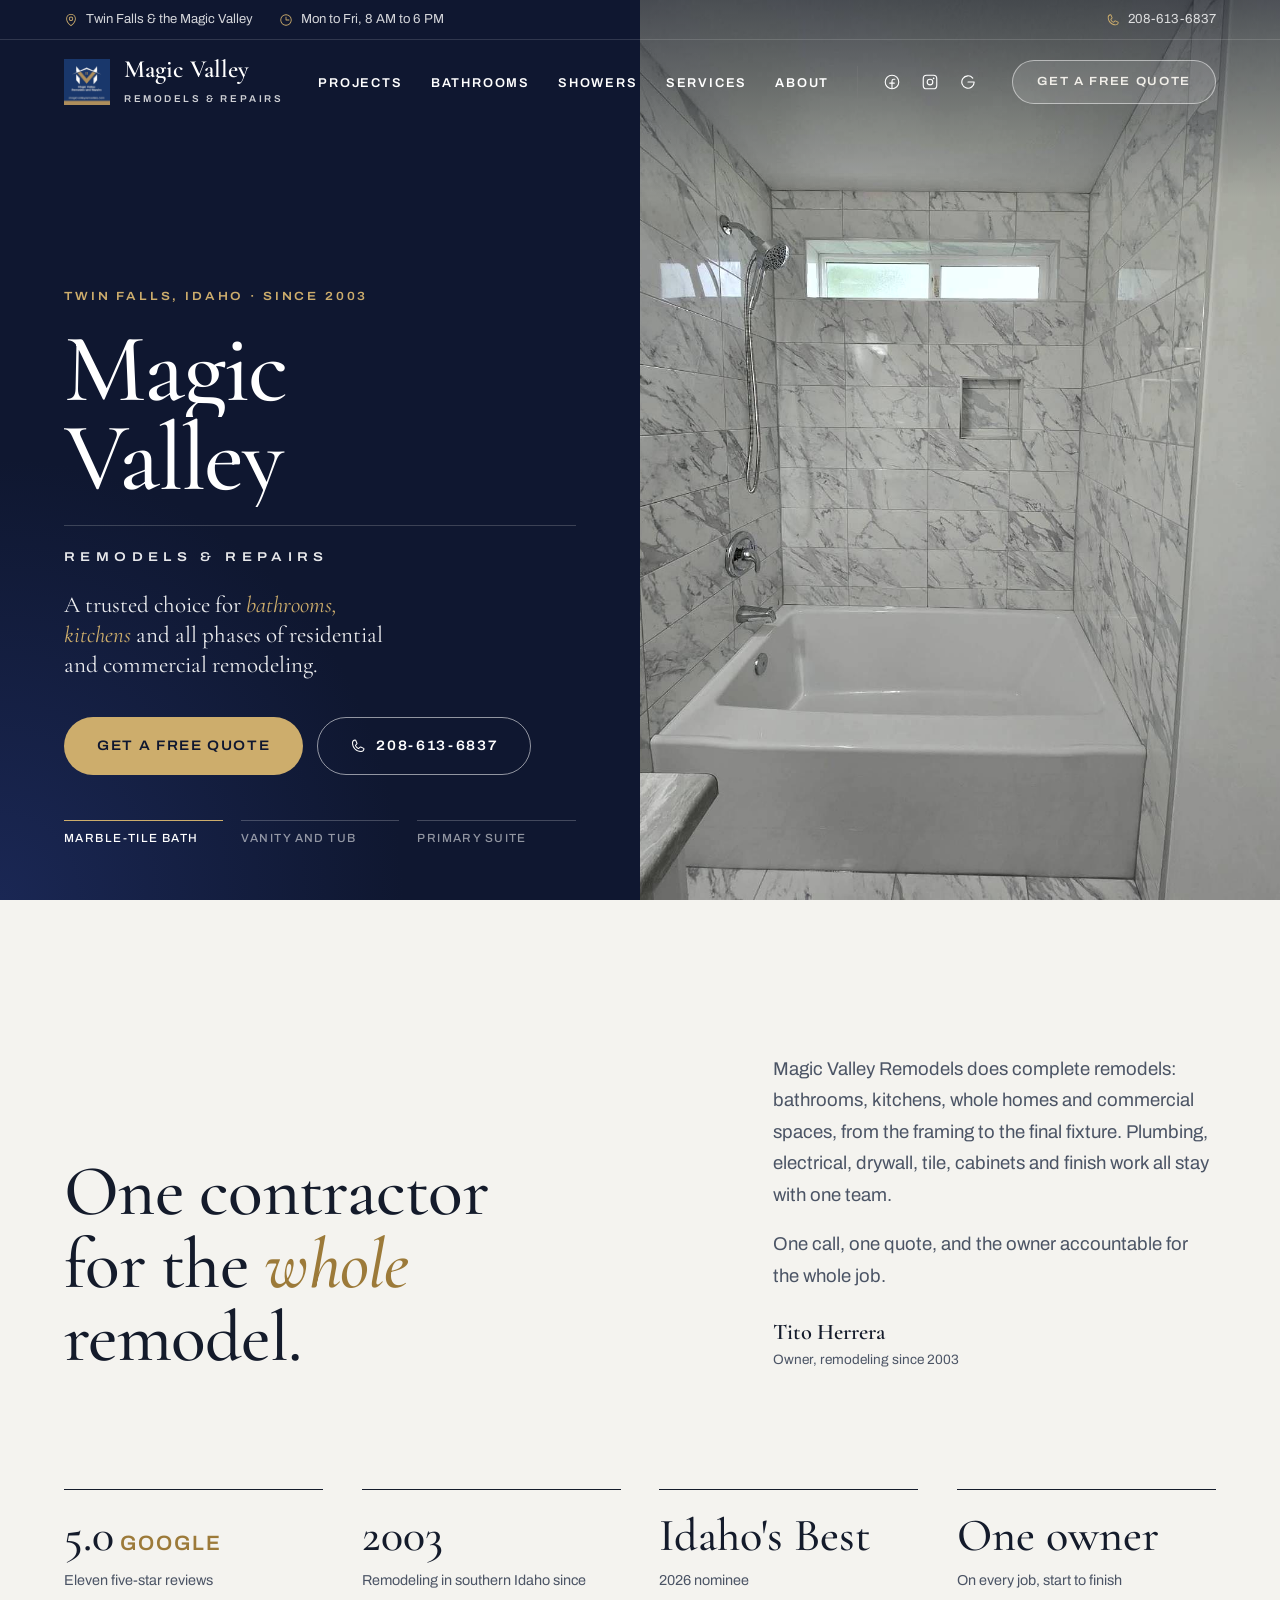
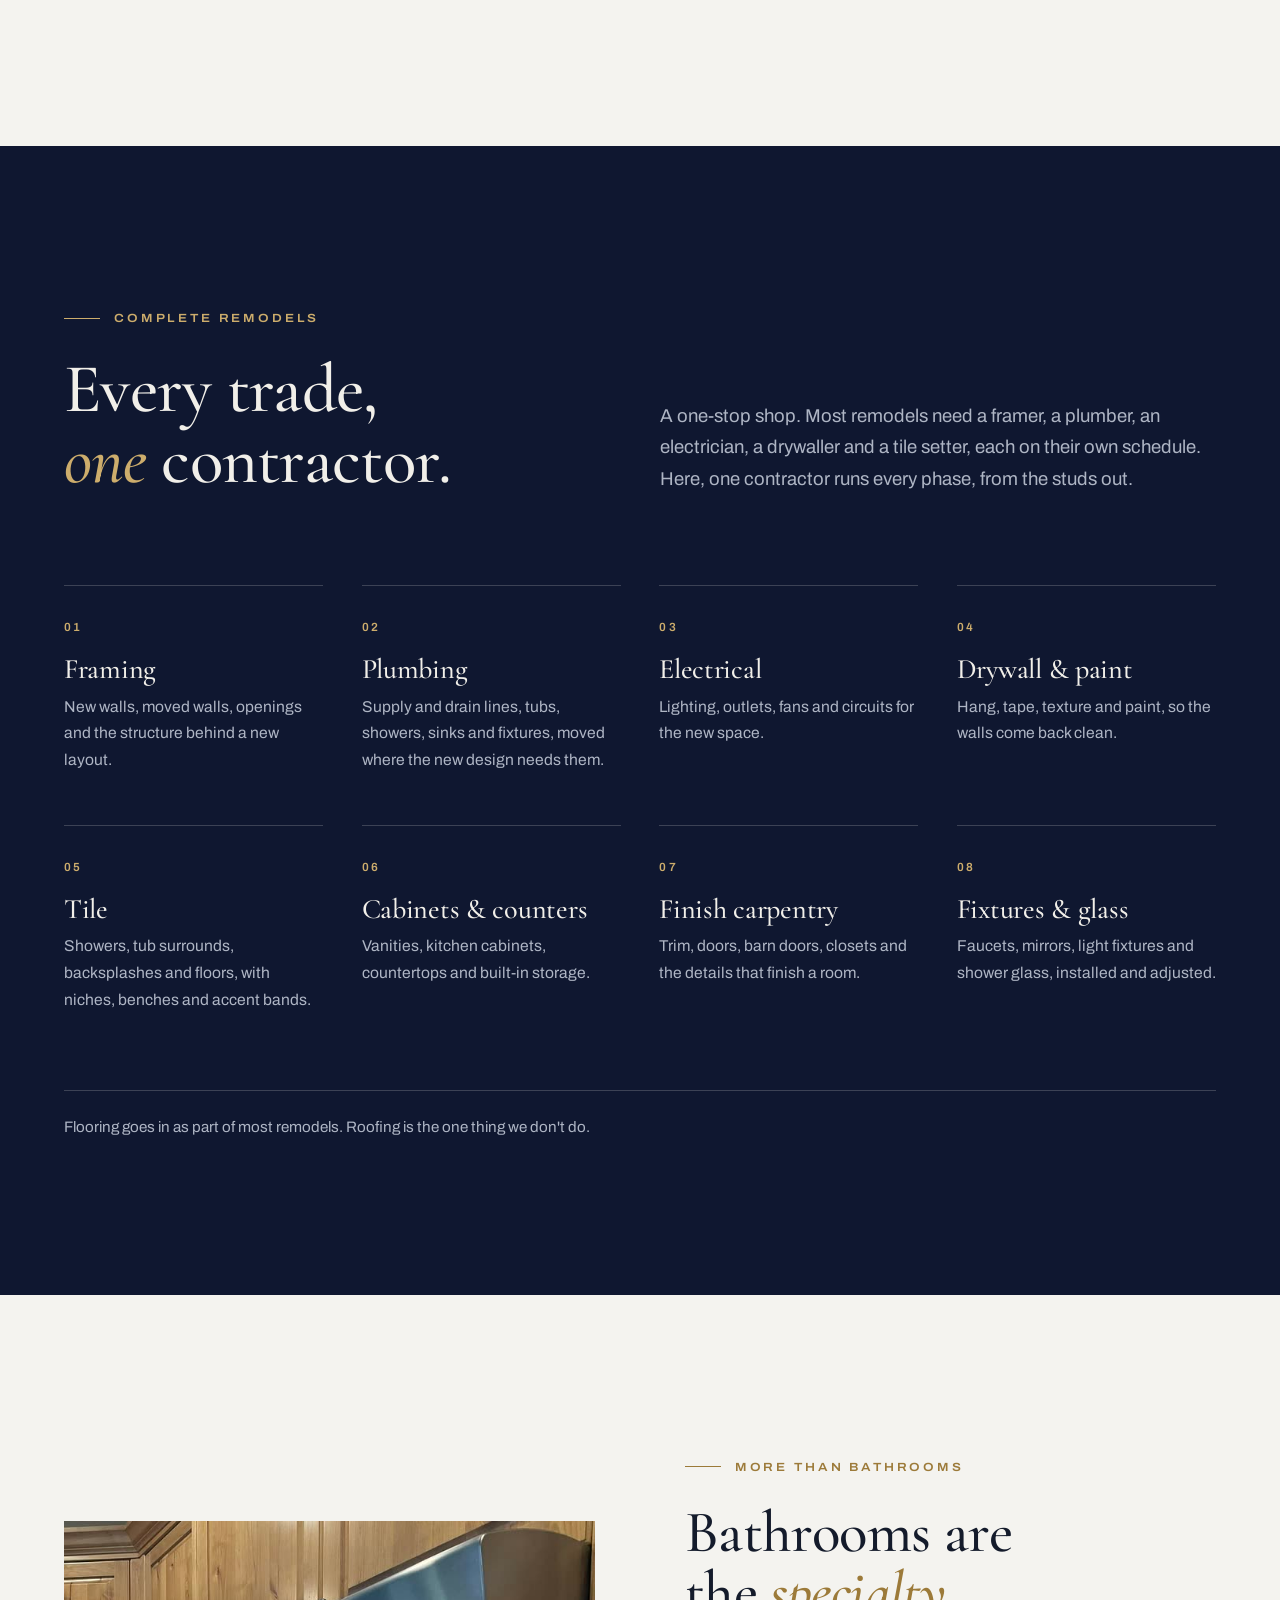
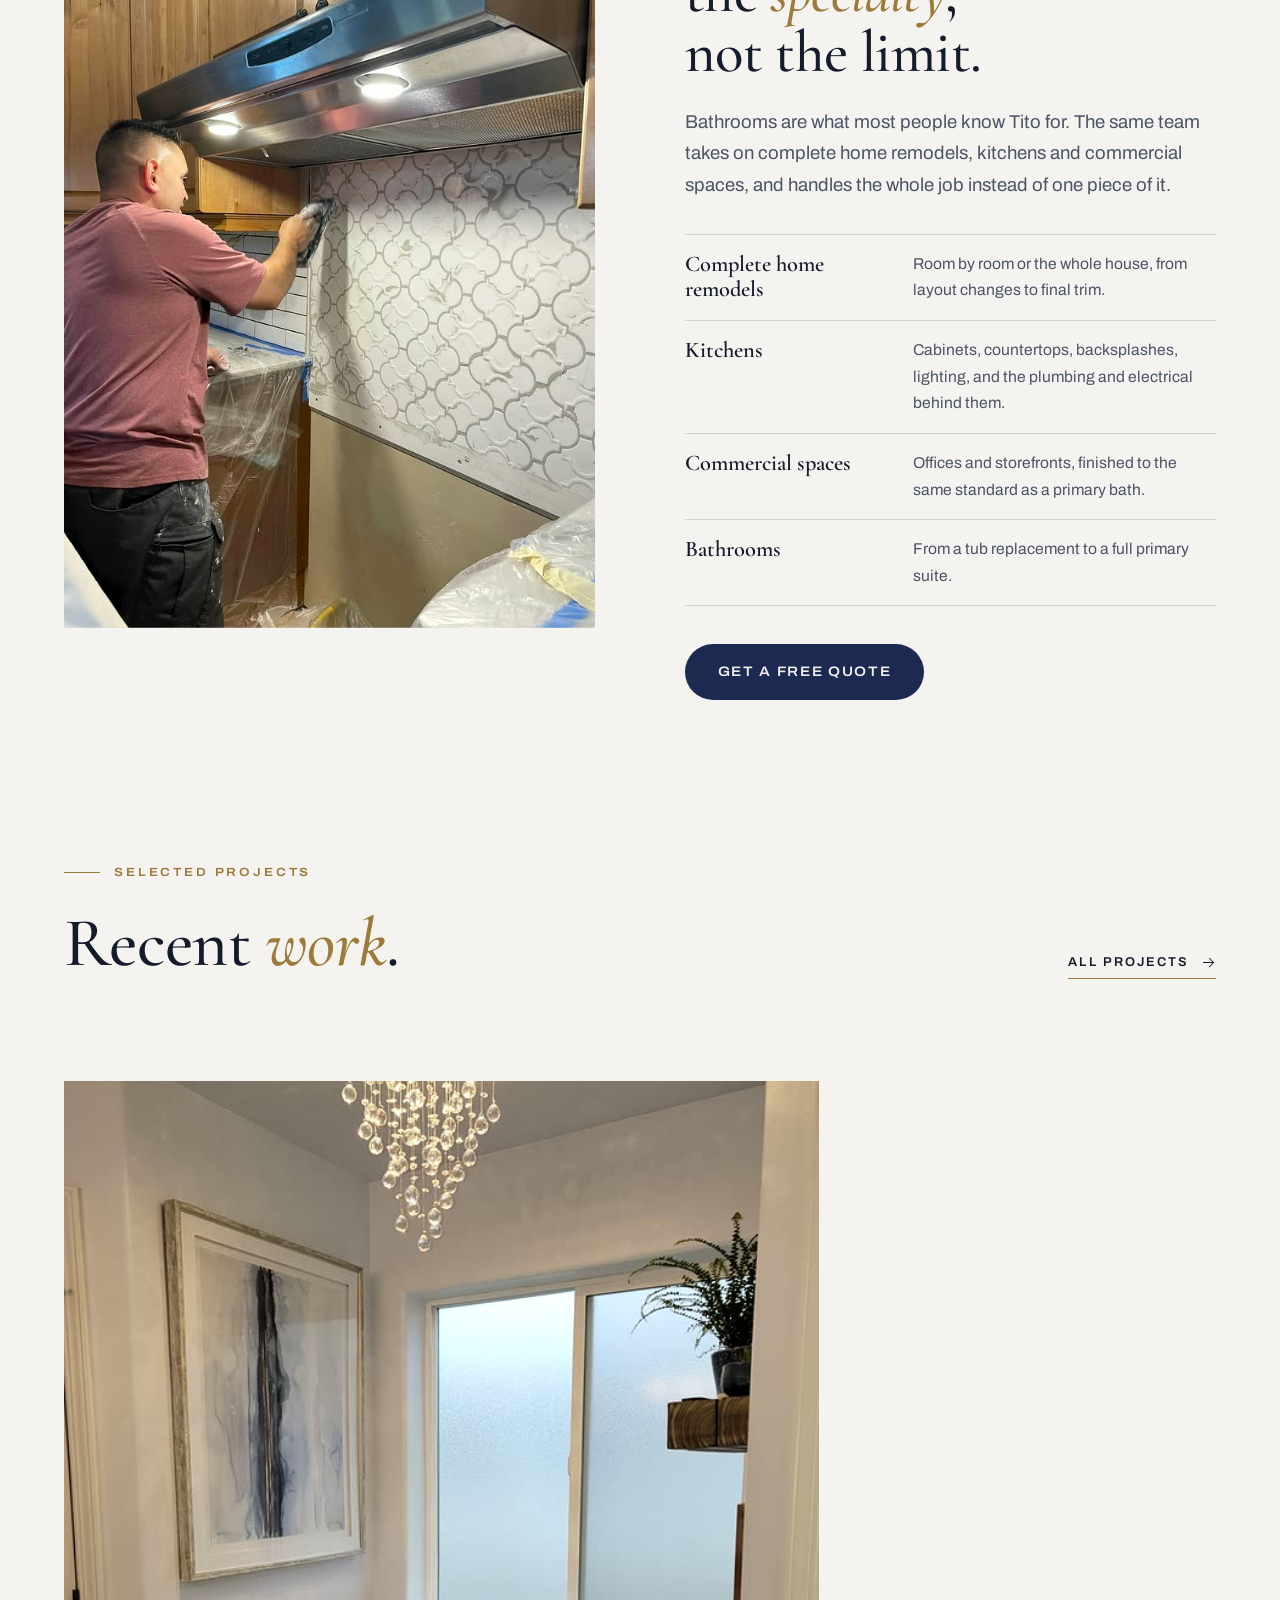
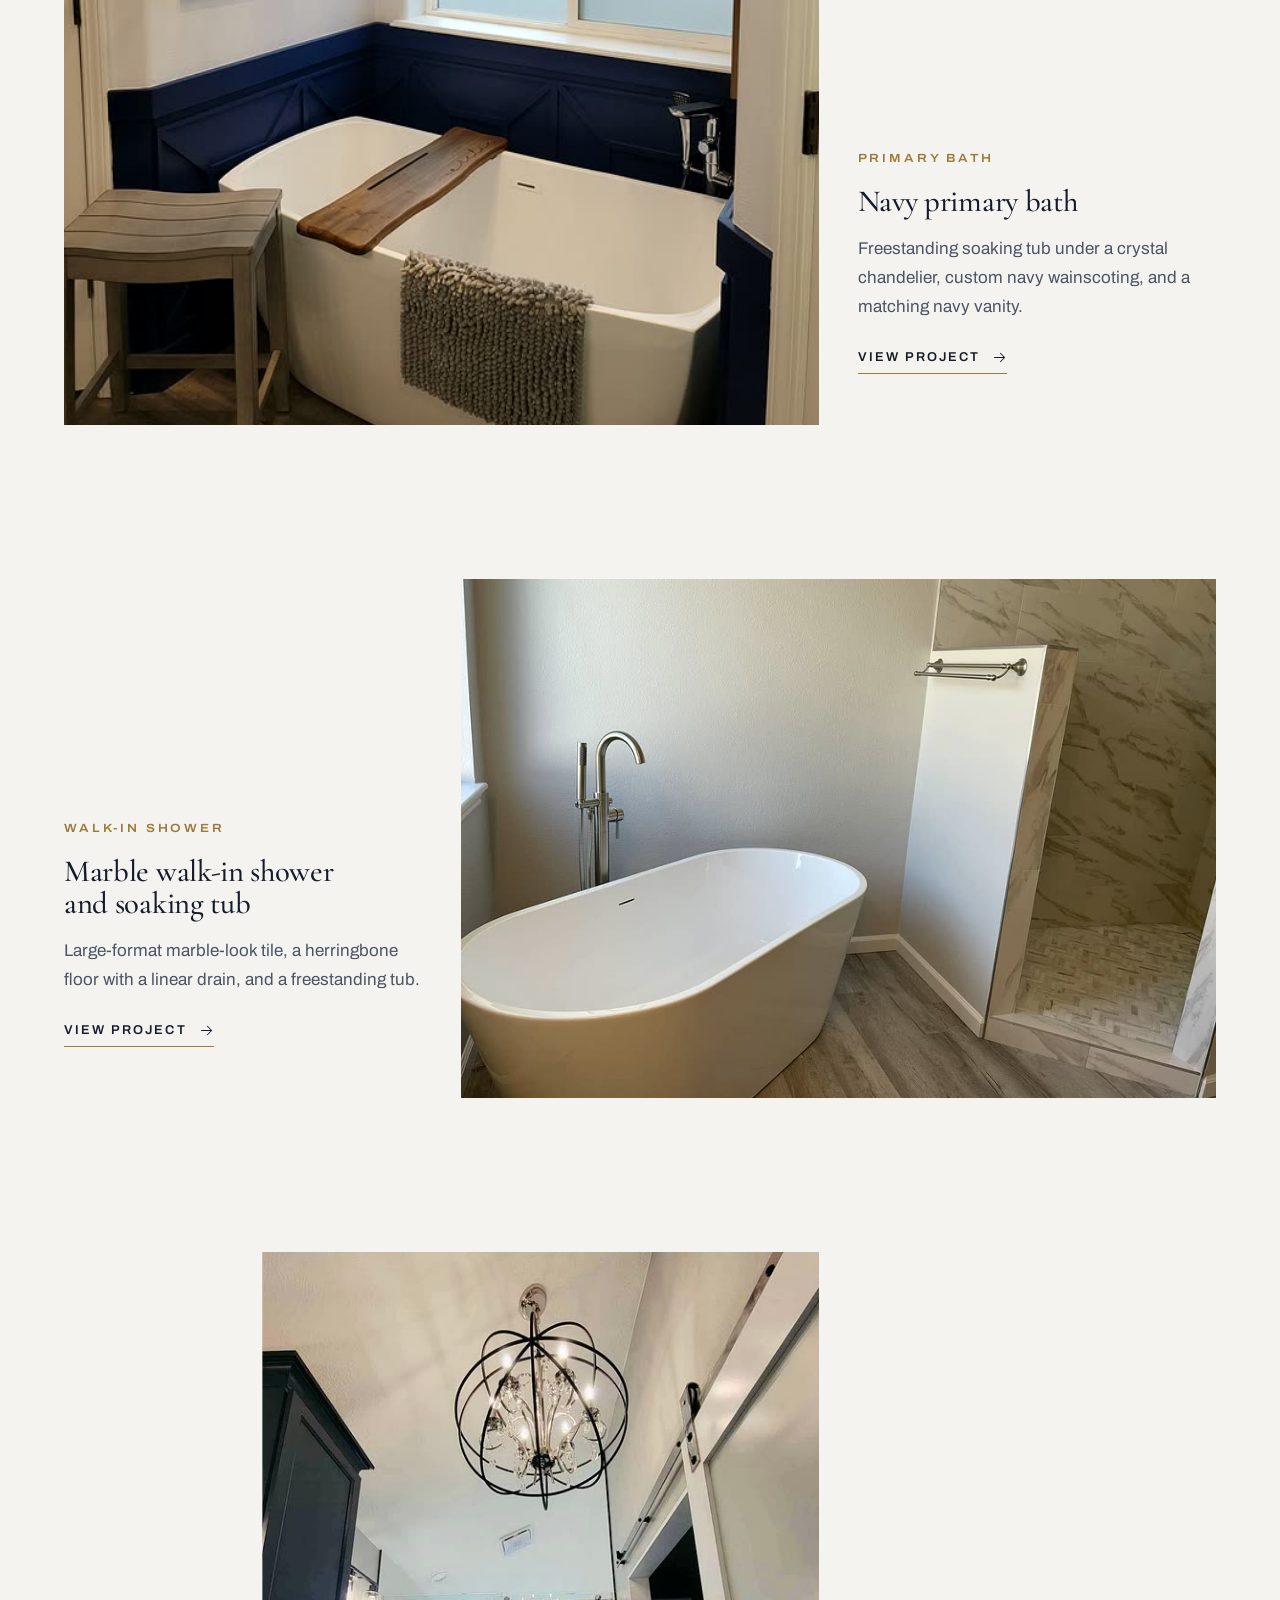
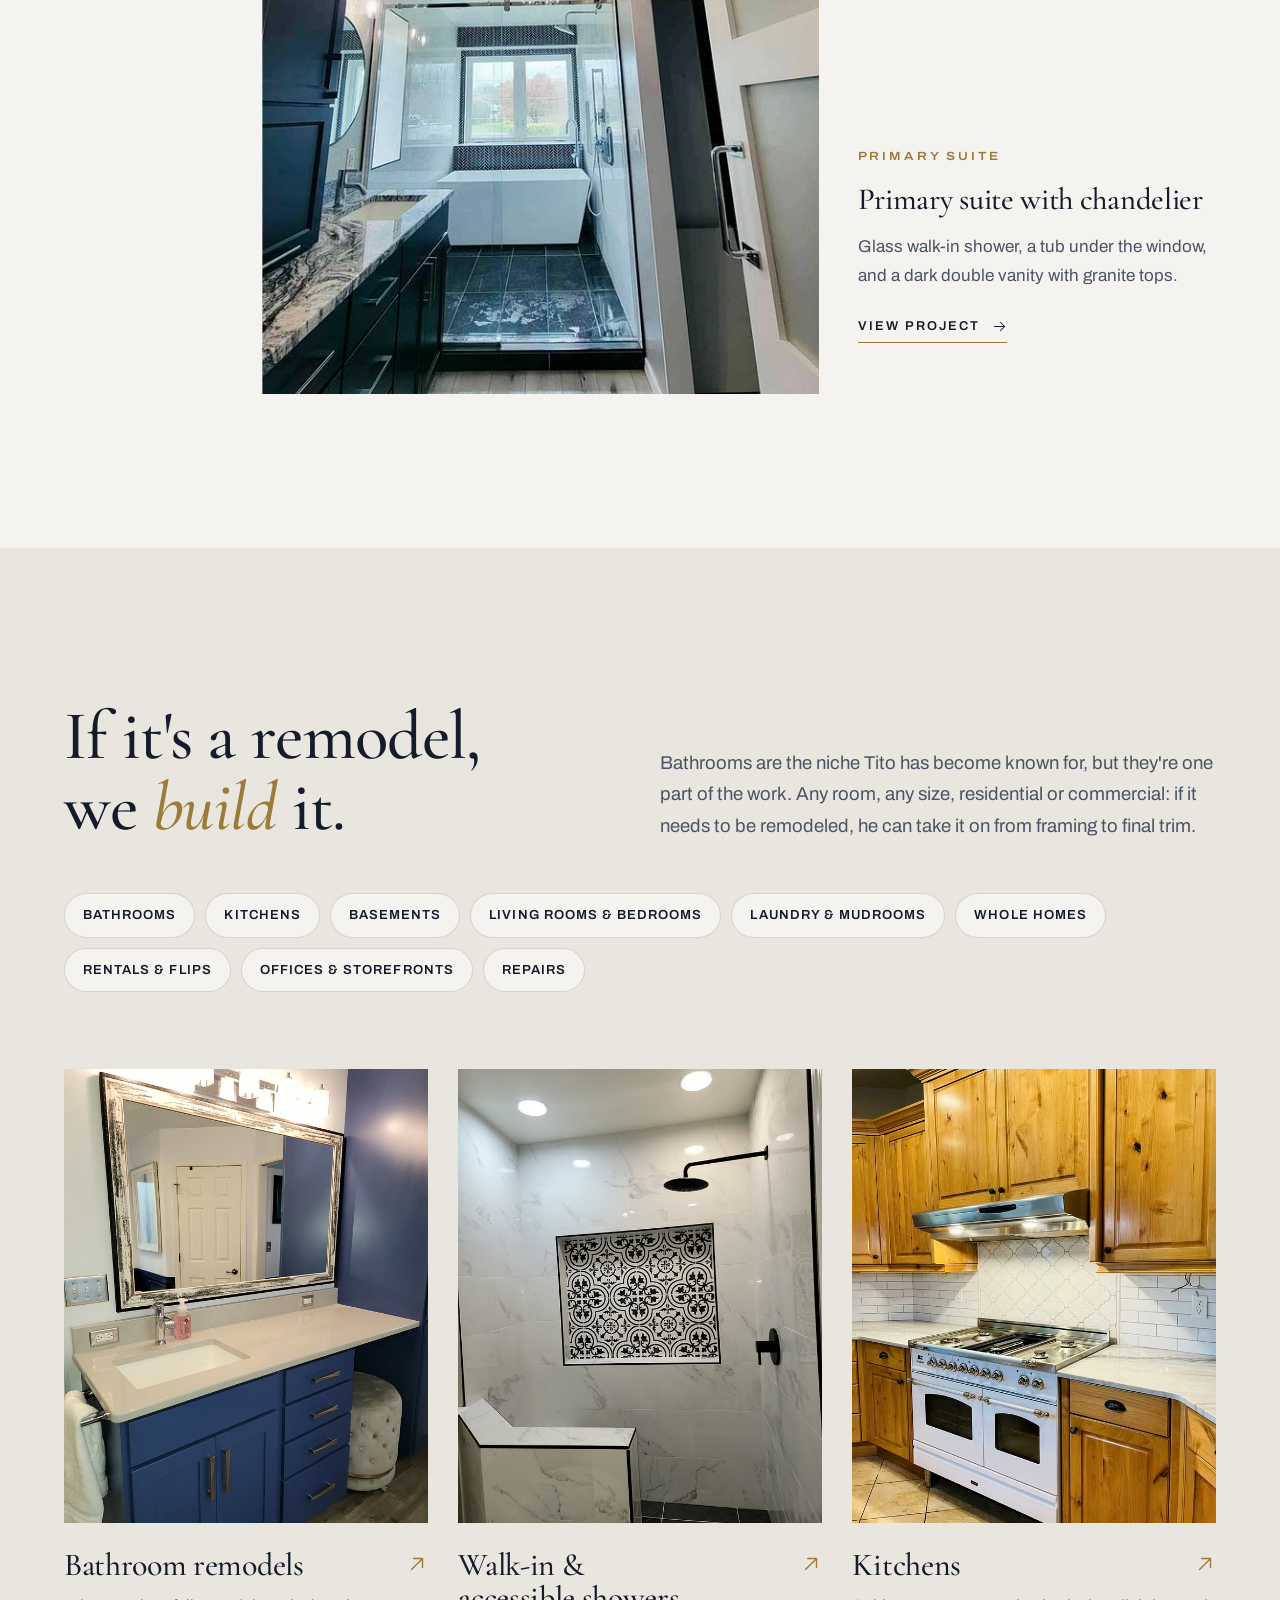
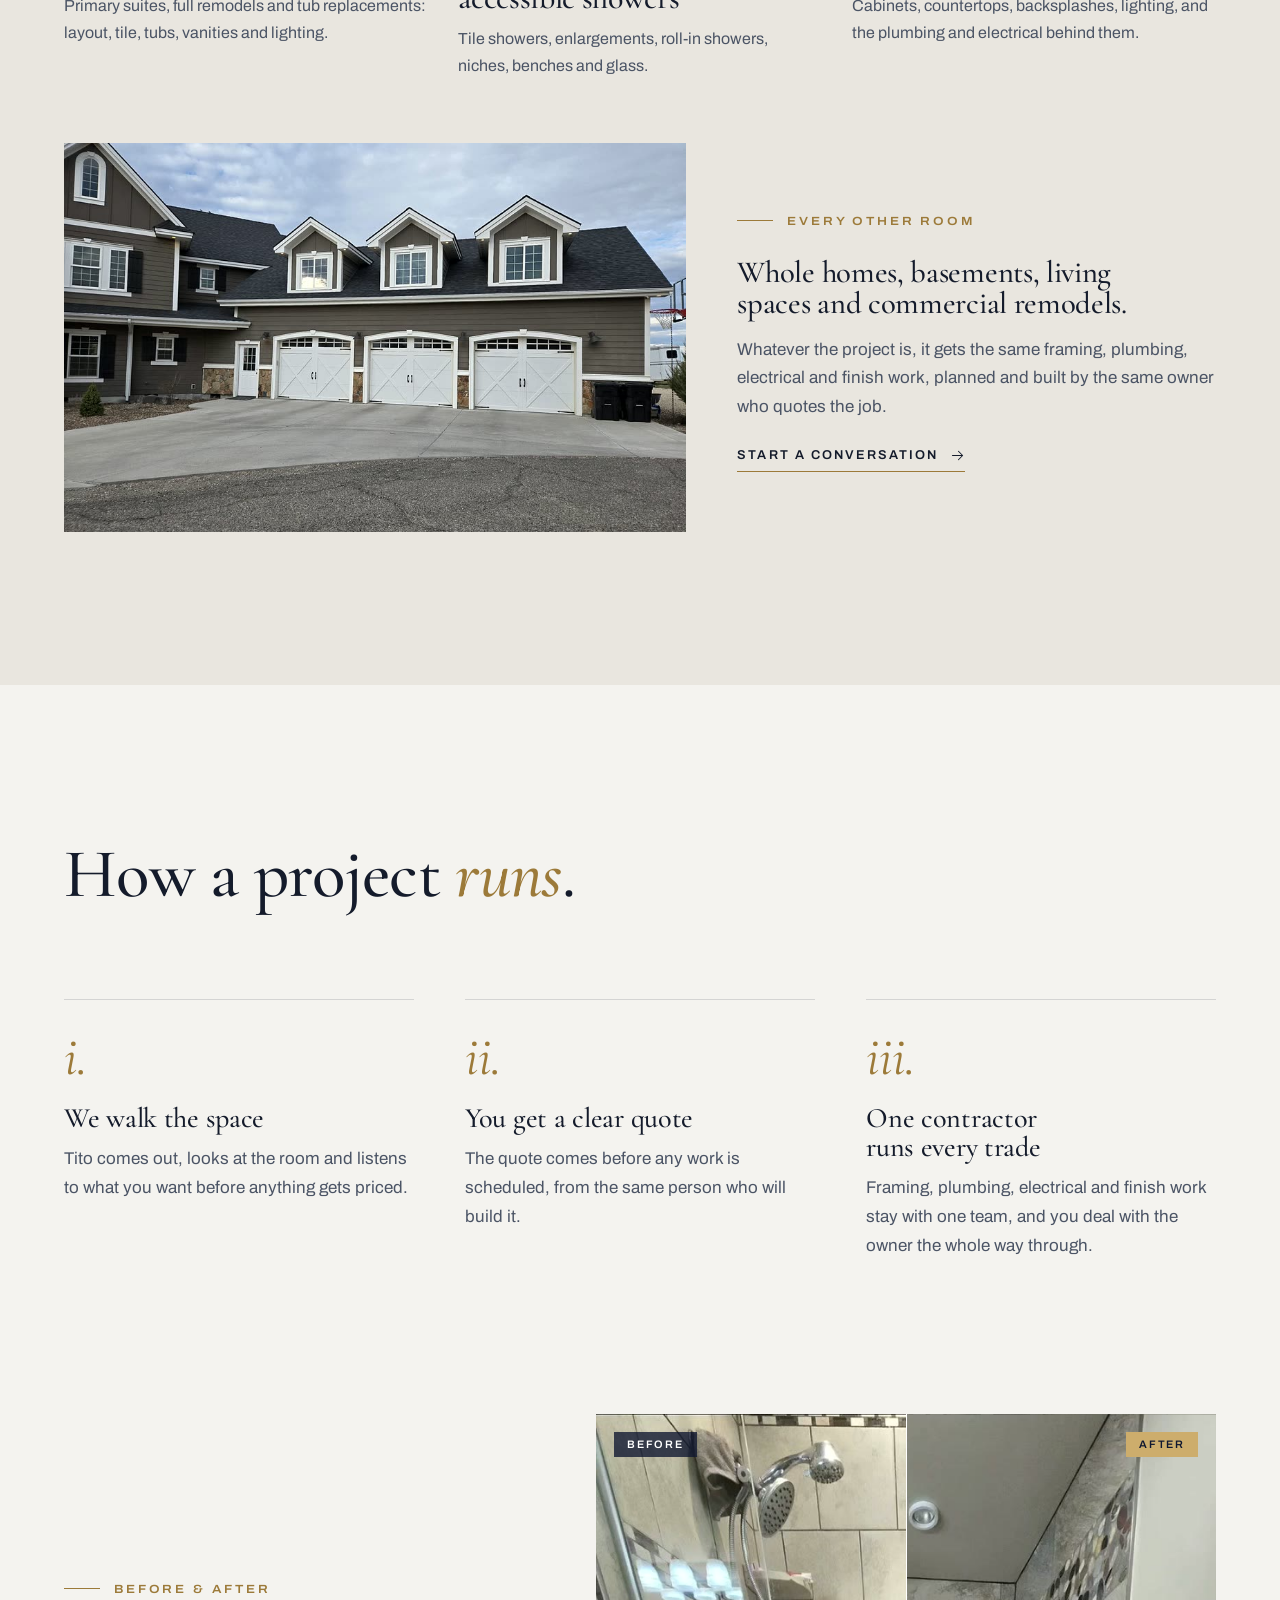
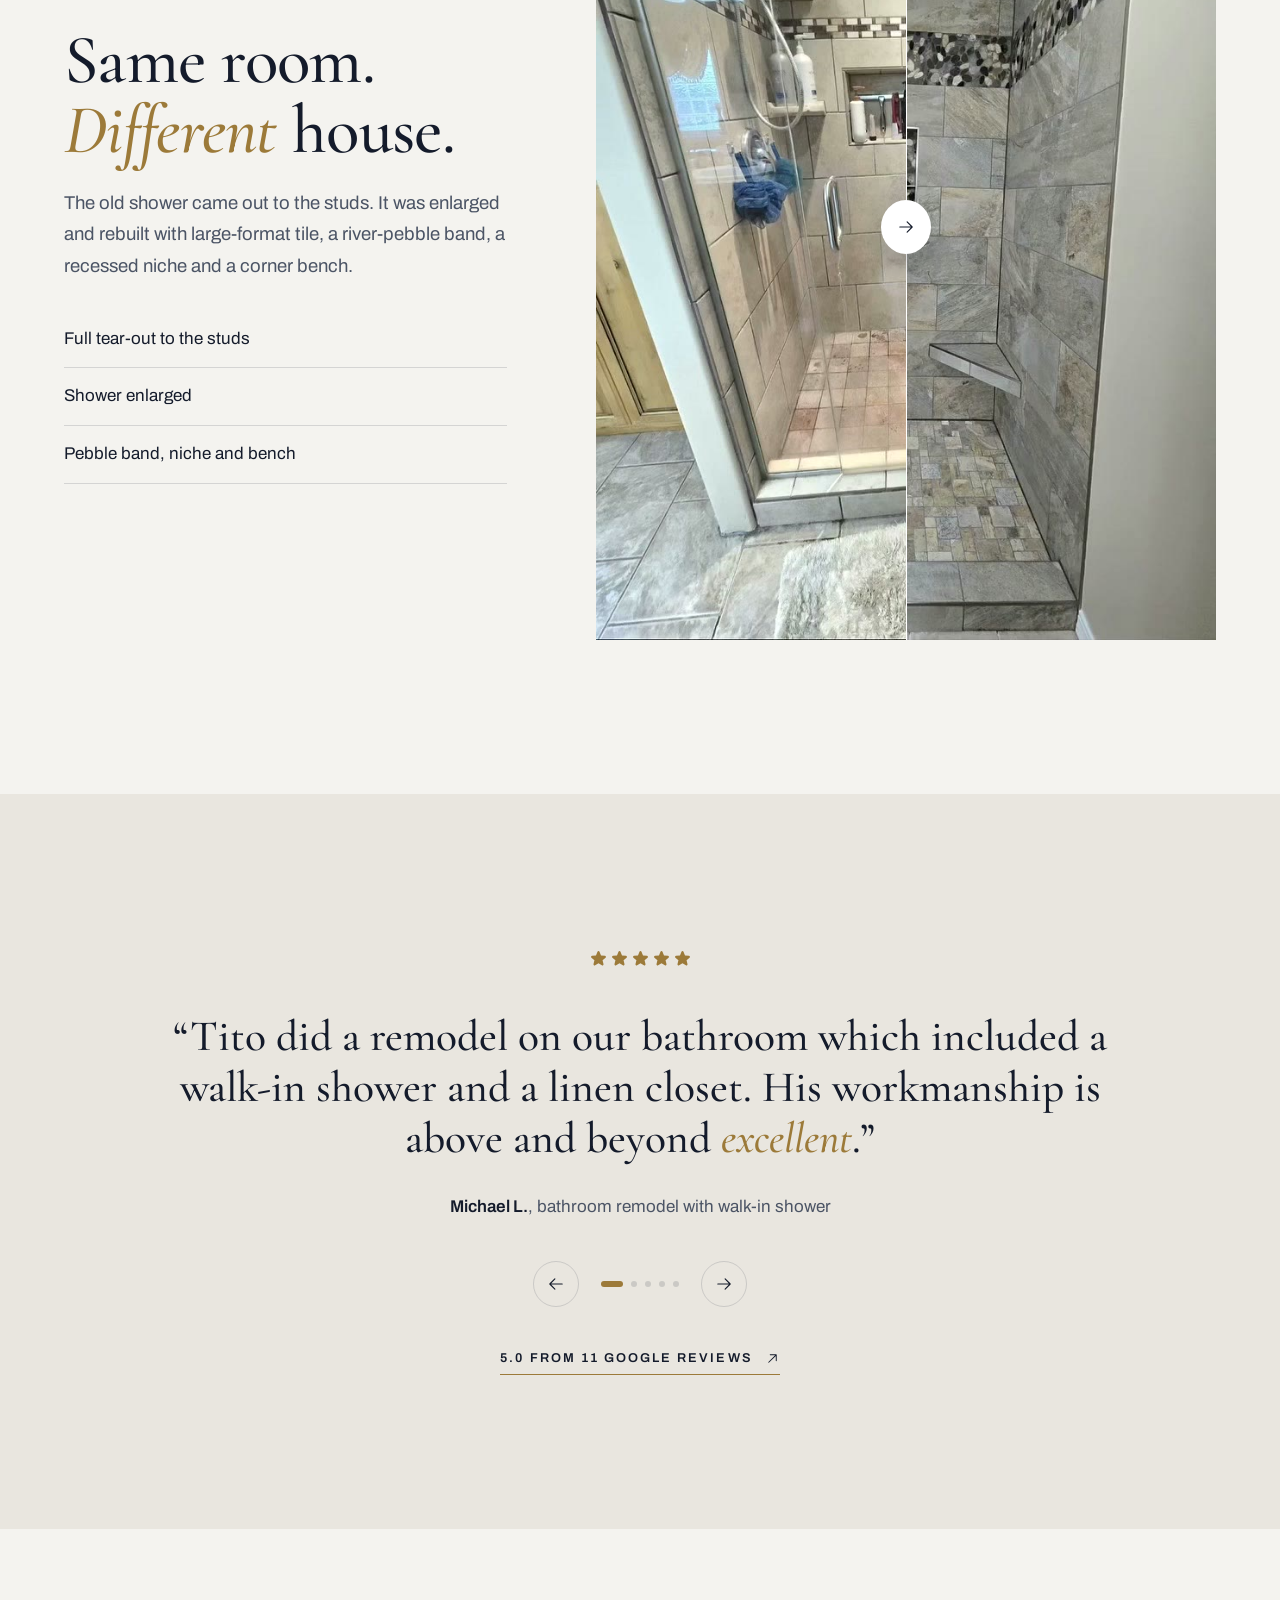
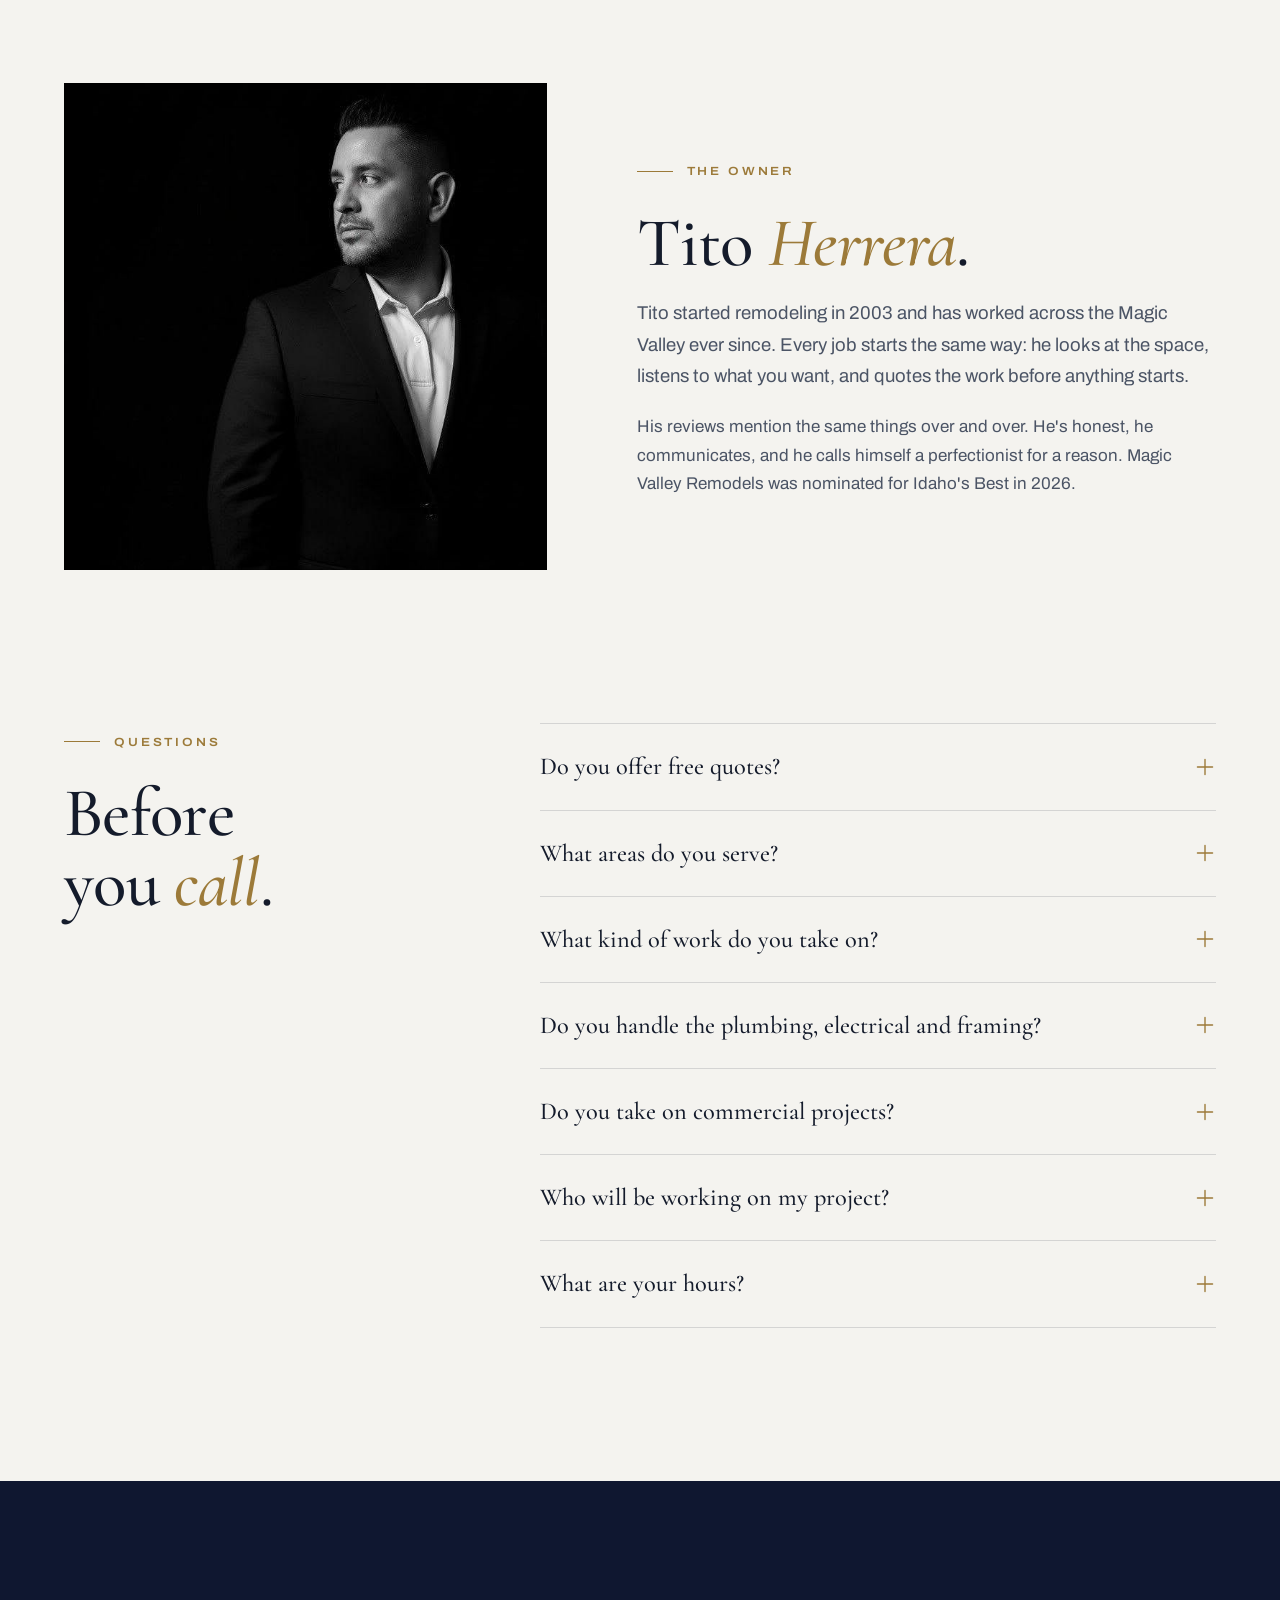
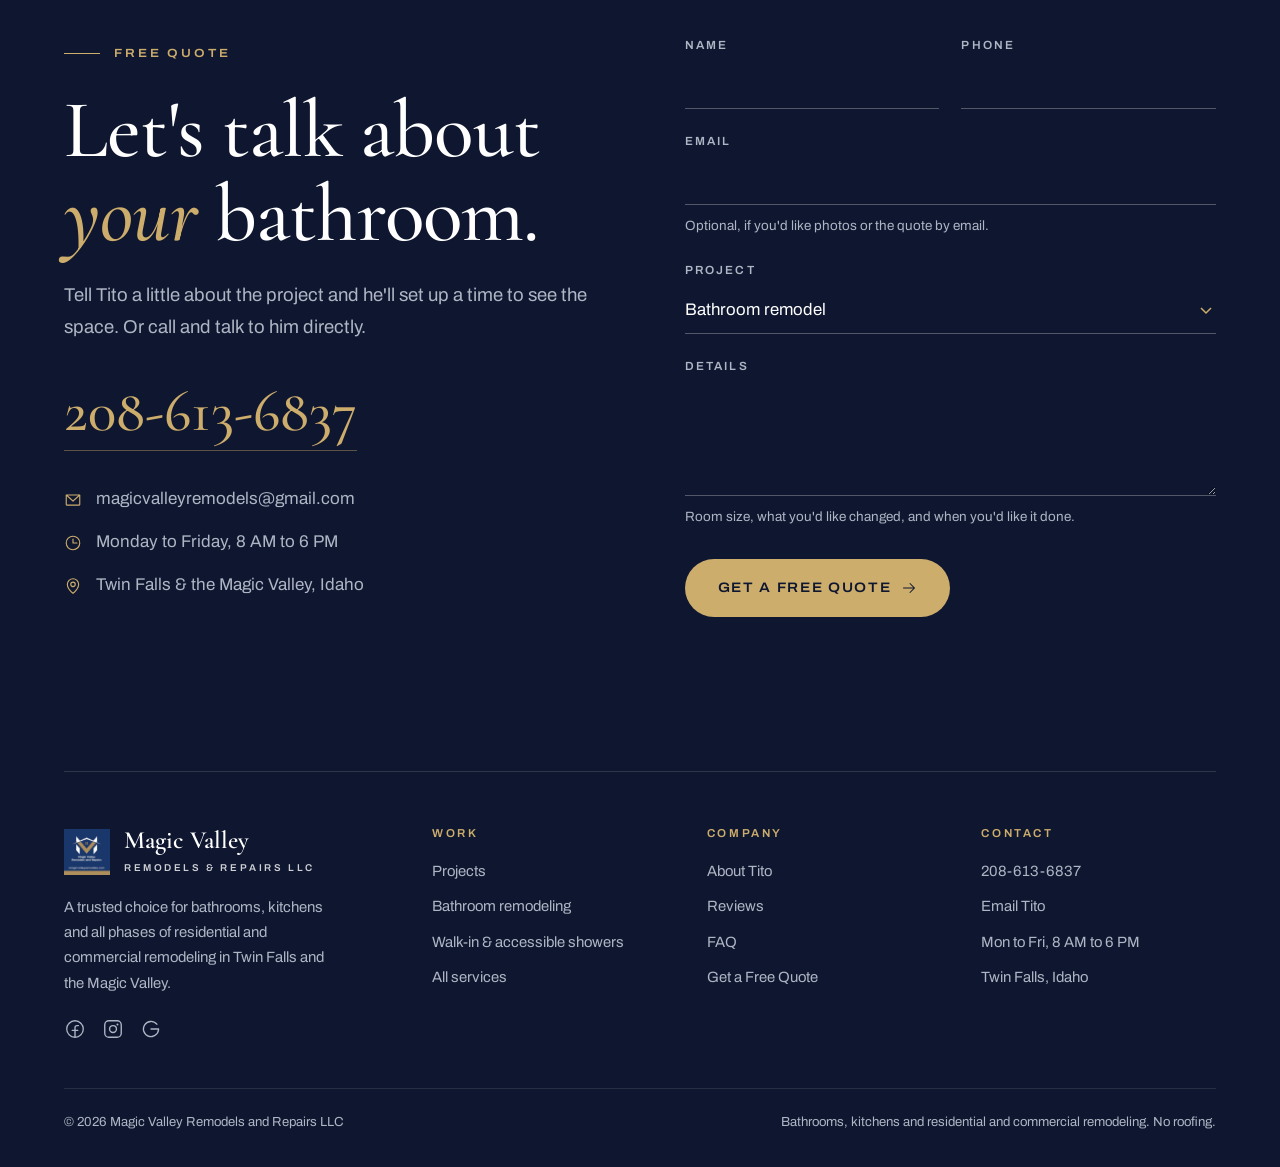
<file: index.html>
<!DOCTYPE html>
<html lang="en">
<head>
  <meta charset="UTF-8">
  <meta name="viewport" content="width=device-width, initial-scale=1.0">
  <title>Home &amp; Bathroom Remodeling Twin Falls, ID | Magic Valley Remodels &amp; Repairs</title>
  <meta name="description" content="A trusted choice for bathrooms, kitchens and all phases of residential and commercial remodeling in Twin Falls and the Magic Valley. Complete remodels, including framing, plumbing and electrical. Free quotes: 208-613-6837.">
  <link rel="canonical" href="https://magicvalleyremodels.com/">
  <meta property="og:type" content="website">
  <meta property="og:site_name" content="Magic Valley Remodels &amp; Repairs">
  <meta property="og:title" content="Home &amp; Bathroom Remodeling Twin Falls, ID | Magic Valley Remodels &amp; Repairs">
  <meta property="og:description" content="A trusted choice for bathrooms, kitchens and all phases of residential and commercial remodeling in Twin Falls and the Magic Valley. Complete remodels, including framing, plumbing and electrical. Free quotes: 208-613-6837.">
  <meta property="og:image" content="https://magicvalleyremodels.com/img/og.jpg">
  <meta property="og:url" content="https://magicvalleyremodels.com/">
  <meta name="twitter:card" content="summary_large_image">
  <meta name="theme-color" content="#0f1730">
  <meta name="geo.region" content="US-ID">
  <meta name="geo.placename" content="Twin Falls">
  <link rel="icon" href="images/logo.jpg">
  <link rel="preload" href="fonts/cormorant-latin.woff2" as="font" type="font/woff2" crossorigin>
  <link rel="preload" href="fonts/archivo-latin.woff2" as="font" type="font/woff2" crossorigin>
  <link rel="preload" as="image" href="img/tile-tub.jpg" media="(min-width: 901px) and (min-aspect-ratio: 1/1)">
  <link rel="preload" as="image" href="img/hero-tile-tall.jpg" media="(max-width: 900px), (max-aspect-ratio: 1/1)">
  <link rel="stylesheet" href="styles.css">
  <script>document.documentElement.classList.add('js')</script>
  <script type="application/ld+json">{"@context": "https://schema.org", "@type": "GeneralContractor", "@id": "https://magicvalleyremodels.com/#business", "name": "Magic Valley Remodels and Repairs LLC", "alternateName": "Magic Valley Remodels", "slogan": "A trusted choice for bathrooms, kitchens and all phases of residential and commercial remodeling.", "url": "https://magicvalleyremodels.com/", "logo": "https://magicvalleyremodels.com/images/logo.jpg", "image": ["https://magicvalleyremodels.com/img/og.jpg", "https://magicvalleyremodels.com/img/navy-tub.jpg", "https://magicvalleyremodels.com/img/pattern-niche.jpg", "https://magicvalleyremodels.com/img/suite-chandelier.jpg"], "description": "Complete residential and commercial remodeling, including framing, plumbing and electrical, plus bathrooms, walk-in and accessible tile showers and kitchens in Twin Falls and the Magic Valley, Idaho. Owner Tito Herrera has been remodeling since 2003.", "telephone": "+1-208-613-6837", "email": "magicvalleyremodels@gmail.com", "foundingDate": "2003", "founder": {"@type": "Person", "name": "Tito Herrera"}, "address": {"@type": "PostalAddress", "addressLocality": "Twin Falls", "addressRegion": "ID", "postalCode": "83301", "addressCountry": "US"}, "geo": {"@type": "GeoCoordinates", "latitude": 42.55947, "longitude": -114.44743}, "areaServed": [{"@type": "City", "name": "Twin Falls, Idaho"}, {"@type": "AdministrativeArea", "name": "Magic Valley, Idaho"}], "openingHoursSpecification": [{"@type": "OpeningHoursSpecification", "dayOfWeek": ["Monday", "Tuesday", "Wednesday", "Thursday", "Friday"], "opens": "08:00", "closes": "18:00"}], "aggregateRating": {"@type": "AggregateRating", "ratingValue": "5.0", "reviewCount": "11", "bestRating": "5"}, "sameAs": ["https://www.google.com/maps?cid=8080386999738490906", "https://www.facebook.com/magicvalleyremodelsandrepairs", "https://www.instagram.com/magic_valley_remodels/", "https://www.yelp.com/biz/magic-valley-remodels-and-repairs-twin-falls-2", "https://www.angi.com/companylist/us/id/csi/magic-valley-remodels-and-repairs-reviews-123542163.htm"], "knowsAbout": ["Complete home remodeling", "Bathroom remodeling", "Kitchen remodeling", "Commercial remodeling", "Framing", "Plumbing", "Electrical", "Drywall", "Tile installation", "Cabinets and countertops", "Finish carpentry", "Walk-in showers", "Accessible roll-in showers"], "hasOfferCatalog": {"@type": "OfferCatalog", "name": "Remodeling services", "itemListElement": [{"@type": "Offer", "itemOffered": {"@type": "Service", "name": "Bathroom remodeling", "url": "https://magicvalleyremodels.com/bathroom-remodeling/"}}, {"@type": "Offer", "itemOffered": {"@type": "Service", "name": "Walk-in and accessible showers", "url": "https://magicvalleyremodels.com/walk-in-showers/"}}, {"@type": "Offer", "itemOffered": {"@type": "Service", "name": "Kitchen remodeling"}}, {"@type": "Offer", "itemOffered": {"@type": "Service", "name": "Complete home remodeling, including framing, plumbing and electrical"}}, {"@type": "Offer", "itemOffered": {"@type": "Service", "name": "Commercial remodeling"}}, {"@type": "Offer", "itemOffered": {"@type": "Service", "name": "Repairs and finish work"}}]}}</script>
  <script type="application/ld+json">{"@context": "https://schema.org", "@type": "WebSite", "name": "Magic Valley Remodels & Repairs", "url": "https://magicvalleyremodels.com/"}</script>
  <script type="application/ld+json">{"@context": "https://schema.org", "@type": "FAQPage", "mainEntity": [{"@type": "Question", "name": "Do you offer free quotes?", "acceptedAnswer": {"@type": "Answer", "text": "Yes. Call 208-613-6837 or send the form below with a few details, and Tito will set up a time to look at the space."}}, {"@type": "Question", "name": "What areas do you serve?", "acceptedAnswer": {"@type": "Answer", "text": "Twin Falls and the surrounding Magic Valley in southern Idaho."}}, {"@type": "Question", "name": "What kind of work do you take on?", "acceptedAnswer": {"@type": "Answer", "text": "Complete remodels: bathrooms, kitchens, whole homes and commercial spaces, including the framing, plumbing and electrical. Bathrooms are a specialty. Flooring goes in as part of most remodels. The one thing we don't do is roofing."}}, {"@type": "Question", "name": "Do you handle the plumbing, electrical and framing?", "acceptedAnswer": {"@type": "Answer", "text": "Yes. They're part of the remodel, so you don't have to hire and schedule separate trades. One contractor runs the whole job, from the studs out."}}, {"@type": "Question", "name": "Do you take on commercial projects?", "acceptedAnswer": {"@type": "Answer", "text": "Yes. Commercial spaces get the same planning and finish work as a home remodel. Call or send the form with what you have in mind."}}, {"@type": "Question", "name": "Who will be working on my project?", "acceptedAnswer": {"@type": "Answer", "text": "Tito Herrera, the owner, runs the job, and you deal with him directly."}}, {"@type": "Question", "name": "What are your hours?", "acceptedAnswer": {"@type": "Answer", "text": "Monday to Friday, 8 AM to 6 PM. Closed Saturday and Sunday."}}]}</script>
</head>
<body class="home">
  <div class="util"><div class="wrap">
    <div class="grp"><span><svg class="icon" aria-hidden="true"><use href="icons.svg#i-map-pin"/></svg>Twin Falls &amp; the Magic Valley</span><span class="hide-sm"><svg class="icon" aria-hidden="true"><use href="icons.svg#i-clock"/></svg>Mon to Fri, 8 AM to 6 PM</span></div>
    <div class="grp util-r">
      <span class="util-soc">
        <a href="https://www.facebook.com/magicvalleyremodelsandrepairs" target="_blank" rel="noopener" aria-label="Facebook"><svg class="icon" aria-hidden="true"><use href="icons.svg#i-facebook-logo"/></svg></a>
        <a href="https://www.instagram.com/magic_valley_remodels/" target="_blank" rel="noopener" aria-label="Instagram"><svg class="icon" aria-hidden="true"><use href="icons.svg#i-instagram-logo"/></svg></a>
        <a href="https://www.google.com/maps?cid=8080386999738490906" target="_blank" rel="noopener" aria-label="Google reviews"><svg class="icon" aria-hidden="true"><use href="icons.svg#i-google-logo"/></svg></a>
      </span>
      <a href="tel:+12086136837"><svg class="icon" aria-hidden="true"><use href="icons.svg#i-phone"/></svg>208-613-6837</a>
    </div>
  </div></div>
  <nav class="nav" id="nav" aria-label="Main"><div class="wrap">
    <a class="brand" href="./" aria-label="Magic Valley Remodels and Repairs, home">
      <img src="images/logo.jpg" alt="" width="46" height="46">
      <span><span class="bn">Magic Valley</span><span class="bs">Remodels &amp; Repairs</span></span>
    </a>
    <button class="menu-btn" aria-label="Menu" aria-expanded="false" aria-controls="menu"><svg class="icon i-open" aria-hidden="true"><use href="icons.svg#i-list"/></svg><svg class="icon i-close" aria-hidden="true"><use href="icons.svg#i-x"/></svg></button>
    <ul class="links" id="menu">
      <li><a href="projects/">Projects</a></li>
      <li><a href="bathroom-remodeling/">Bathrooms</a></li>
      <li><a href="walk-in-showers/">Showers</a></li>
      <li><a href="#services">Services</a></li>
      <li><a href="#about">About</a></li>
      <li class="nav-soc">
        <a href="https://www.facebook.com/magicvalleyremodelsandrepairs" target="_blank" rel="noopener" aria-label="Facebook"><svg class="icon" aria-hidden="true"><use href="icons.svg#i-facebook-logo"/></svg></a>
        <a href="https://www.instagram.com/magic_valley_remodels/" target="_blank" rel="noopener" aria-label="Instagram"><svg class="icon" aria-hidden="true"><use href="icons.svg#i-instagram-logo"/></svg></a>
        <a href="https://www.google.com/maps?cid=8080386999738490906" target="_blank" rel="noopener" aria-label="Google reviews"><svg class="icon" aria-hidden="true"><use href="icons.svg#i-google-logo"/></svg></a>
      </li>
      <li><a class="btn btn-navy" href="#quote">Get a Free Quote</a></li>
    </ul>
  </div></nav>

  <main>
  <section class="hero" aria-label="Magic Valley Remodels and Repairs">
    <span id="top-sentinel" style="position:absolute;top:60px;left:0;width:1px;height:1px"></span>
    <div class="hero-media">
      <div class="slide on"><picture><source media="(max-width: 900px), (max-aspect-ratio: 1/1)" srcset="img/hero-tile-tall.jpg"><img src="img/tile-tub.jpg" alt="Tub surround in floor-to-ceiling marble-look tile with a recessed niche and window" fetchpriority="high"></picture></div>
      <div class="slide"><picture><source media="(max-width: 900px), (max-aspect-ratio: 1/1)" srcset="img/hero-vanity-tall.jpg"><img src="img/vanity-tub.jpg" alt="White vanity with a vessel sink beside a marble-tile tub and floor" loading="lazy" fetchpriority="low"></picture></div>
      <div class="slide"><picture><source media="(max-width: 900px), (max-aspect-ratio: 1/1)" srcset="img/hero-suite-tall.jpg"><img src="img/suite-chandelier.jpg" alt="Primary suite with orb chandelier, glass shower and freestanding tub" loading="lazy" fetchpriority="low"></picture></div>
    </div>
    <div class="hero-copy"><div class="wrap">
      <span class="caps loc">Twin Falls, Idaho &middot; Since 2003</span>
      <h1><span class="ln"><span>Magic</span></span><span class="ln"><span>Valley</span></span><span class="trade">Remodels &amp; Repairs</span></h1>
      <p class="promise">A trusted choice for <em>bathrooms, kitchens</em> and all phases of residential and commercial remodeling.</p>
      <div class="ctas">
        <a class="btn btn-gold" href="#quote">Get a Free Quote</a>
        <a class="btn btn-ghost" href="tel:+12086136837"><svg class="icon" aria-hidden="true"><use href="icons.svg#i-phone"/></svg>208-613-6837</a>
      </div>
      <div class="reel" aria-label="Featured rooms">
        <button type="button" aria-pressed="true"><span class="bar"><i></i></span>Marble-tile bath</button>
        <button type="button" aria-pressed="false"><span class="bar"><i></i></span>Vanity and tub</button>
        <button type="button" aria-pressed="false"><span class="bar"><i></i></span>Primary suite</button>
      </div>
    </div></div>
  </section>

  <section class="intro sec">
    <div class="wrap">
      <div class="intro-grid">
        <h2 data-r>One contractor for the <em>whole</em> remodel.</h2>
        <div data-r data-d="1">
          <p class="lead">Magic Valley Remodels does complete remodels: bathrooms, kitchens, whole homes and commercial spaces, from the framing to the final fixture. Plumbing, electrical, drywall, tile, cabinets and finish work all stay with one team.</p>
          <p class="lead" style="margin-top:18px">One call, one quote, and the owner accountable for the whole job.</p>
          <div class="sig"><div><b>Tito Herrera</b><span>Owner, remodeling since 2003</span></div></div>
        </div>
      </div>
      <div class="creds">
        <div data-r><strong>5.0<small>GOOGLE</small></strong><span>Eleven five-star reviews</span></div>
        <div data-r data-d="1"><strong>2003</strong><span>Remodeling in southern Idaho since</span></div>
        <div data-r data-d="2"><strong>Idaho's Best</strong><span>2026 nominee</span></div>
        <div data-r data-d="3"><strong>One owner</strong><span>On every job, start to finish</span></div>
      </div>
    </div>
  </section>

  <section class="trades-sec sec" id="complete">
    <div class="wrap">
      <div class="trades-head">
        <div data-r><span class="caps label">Complete remodels</span><h2>Every trade, <em>one</em> contractor.</h2></div>
        <p class="lead" data-r data-d="1">A one-stop shop. Most remodels need a framer, a plumber, an electrician, a drywaller and a tile setter, each on their own schedule. Here, one contractor runs every phase, from the studs out.</p>
      </div>
      <div class="trades">
          <div class="trade" data-r data-d="0"><span class="num">01</span><h3>Framing</h3><p>New walls, moved walls, openings and the structure behind a new layout.</p></div>
          <div class="trade" data-r data-d="1"><span class="num">02</span><h3>Plumbing</h3><p>Supply and drain lines, tubs, showers, sinks and fixtures, moved where the new design needs them.</p></div>
          <div class="trade" data-r data-d="2"><span class="num">03</span><h3>Electrical</h3><p>Lighting, outlets, fans and circuits for the new space.</p></div>
          <div class="trade" data-r data-d="3"><span class="num">04</span><h3>Drywall &amp; paint</h3><p>Hang, tape, texture and paint, so the walls come back clean.</p></div>
          <div class="trade" data-r data-d="0"><span class="num">05</span><h3>Tile</h3><p>Showers, tub surrounds, backsplashes and floors, with niches, benches and accent bands.</p></div>
          <div class="trade" data-r data-d="1"><span class="num">06</span><h3>Cabinets &amp; counters</h3><p>Vanities, kitchen cabinets, countertops and built-in storage.</p></div>
          <div class="trade" data-r data-d="2"><span class="num">07</span><h3>Finish carpentry</h3><p>Trim, doors, barn doors, closets and the details that finish a room.</p></div>
          <div class="trade" data-r data-d="3"><span class="num">08</span><h3>Fixtures &amp; glass</h3><p>Faucets, mirrors, light fixtures and shower glass, installed and adjusted.</p></div>
      </div>
      <p class="trades-foot" data-r>Flooring goes in as part of most remodels. Roofing is the one thing we don't do.</p>
    </div>
  </section>

  <section class="beyond sec">
    <div class="wrap beyond-grid">
      <div class="ph" data-r="mask"><img src="img/kitchen-tito-s.jpg" srcset="img/kitchen-tito-s.jpg 900w, img/kitchen-tito.jpg 1800w" sizes="(max-width: 900px) 100vw, 50vw" alt="Tito Herrera setting a kitchen tile backsplash" loading="lazy"></div>
      <div data-r data-d="1">
        <span class="caps label">More than bathrooms</span>
        <h2>Bathrooms are the <em>specialty</em>, not the limit.</h2>
        <p class="lead">Bathrooms are what most people know Tito for. The same team takes on complete home remodels, kitchens and commercial spaces, and handles the whole job instead of one piece of it.</p>
        <ul class="beyond-list">
          <li><b>Complete home remodels</b><span>Room by room or the whole house, from layout changes to final trim.</span></li>
          <li><b>Kitchens</b><span>Cabinets, countertops, backsplashes, lighting, and the plumbing and electrical behind them.</span></li>
          <li><b>Commercial spaces</b><span>Offices and storefronts, finished to the same standard as a primary bath.</span></li>
          <li><b>Bathrooms</b><span>From a tub replacement to a full primary suite.</span></li>
        </ul>
        <a class="btn btn-navy" href="#quote">Get a Free Quote</a>
      </div>
    </div>
  </section>

  <section class="sec" style="padding-top:0" id="work">
    <div class="wrap">
      <div class="fp-head">
        <div data-r><span class="caps label">Selected projects</span><h2>Recent <em>work</em>.</h2></div>
        <a class="more" href="projects/" data-r>All projects <svg class="icon" aria-hidden="true"><use href="icons.svg#i-arrow-right"/></svg></a>
      </div>
      <article class="fp fp-a">
        <div class="ph" data-r="mask"><div class="pl"><img src="img/navy-tub-s.jpg" srcset="img/navy-tub-s.jpg 900w, img/navy-tub.jpg 1800w" sizes="(max-width: 900px) 100vw, 60vw" alt="Navy primary bath with freestanding tub and crystal chandelier" loading="lazy"></div></div>
        <div class="txt" data-r>
          <span class="caps">Primary bath</span>
          <h3>Navy primary bath</h3>
          <p>Freestanding soaking tub under a crystal chandelier, custom navy wainscoting, and a matching navy vanity.</p>
          <a class="more" href="projects/#navy">View project <svg class="icon" aria-hidden="true"><use href="icons.svg#i-arrow-right"/></svg></a>
        </div>
      </article>
      <article class="fp fp-b">
        <div class="txt" data-r>
          <span class="caps">Walk-in shower</span>
          <h3>Marble walk-in shower and soaking tub</h3>
          <p>Large-format marble-look tile, a herringbone floor with a linear drain, and a freestanding tub.</p>
          <a class="more" href="projects/#marble">View project <svg class="icon" aria-hidden="true"><use href="icons.svg#i-arrow-right"/></svg></a>
        </div>
        <div class="ph" data-r="mask"><div class="pl"><img src="img/marble-tub-s.jpg" srcset="img/marble-tub-s.jpg 900w, img/marble-tub.jpg 1800w" sizes="(max-width: 900px) 100vw, 66vw" alt="Freestanding tub beside a marble-look walk-in shower" loading="lazy"></div></div>
      </article>
      <article class="fp fp-c">
        <div class="ph" data-r="mask"><div class="pl"><img src="img/suite-chandelier-s.jpg" srcset="img/suite-chandelier-s.jpg 900w, img/suite-chandelier.jpg 1800w" sizes="(max-width: 900px) 100vw, 50vw" alt="Primary suite with orb chandelier, glass shower and dark double vanity" loading="lazy"></div></div>
        <div class="txt" data-r>
          <span class="caps">Primary suite</span>
          <h3>Primary suite with chandelier</h3>
          <p>Glass walk-in shower, a tub under the window, and a dark double vanity with granite tops.</p>
          <a class="more" href="projects/#suite">View project <svg class="icon" aria-hidden="true"><use href="icons.svg#i-arrow-right"/></svg></a>
        </div>
      </article>
    </div>
  </section>

  <section class="svc sec" id="services">
    <div class="wrap">
      <div class="svc-head">
        <h2 data-r>If it's a remodel, we <em>build</em> it.</h2>
        <p class="lead" data-r data-d="1">Bathrooms are the niche Tito has become known for, but they're one part of the work. Any room, any size, residential or commercial: if it needs to be remodeled, he can take it on from framing to final trim.</p>
      </div>
      <ul class="kinds" data-r>
        <li>Bathrooms</li><li>Kitchens</li><li>Basements</li><li>Living rooms &amp; bedrooms</li><li>Laundry &amp; mudrooms</li><li>Whole homes</li><li>Rentals &amp; flips</li><li>Offices &amp; storefronts</li><li>Repairs</li>
      </ul>
      <div class="svc-grid">
        <a class="card" href="bathroom-remodeling/" data-r><div class="ph"><img src="img/navy-vanity-s.jpg" srcset="img/navy-vanity-s.jpg 900w, img/navy-vanity.jpg 1800w" sizes="(max-width: 900px) 100vw, 33vw" alt="Navy vanity with quartz top and framed mirror" loading="lazy"></div><h3>Bathroom remodels <svg class="icon" aria-hidden="true"><use href="icons.svg#i-arrow-up-right"/></svg></h3><p>Primary suites, full remodels and tub replacements: layout, tile, tubs, vanities and lighting.</p></a>
        <a class="card" href="walk-in-showers/" data-r data-d="1"><div class="ph"><img src="img/pattern-niche-s.jpg" srcset="img/pattern-niche-s.jpg 900w, img/pattern-niche.jpg 1800w" sizes="(max-width: 900px) 100vw, 33vw" alt="Walk-in shower with patterned tile niche" loading="lazy"></div><h3>Walk-in &amp; accessible showers <svg class="icon" aria-hidden="true"><use href="icons.svg#i-arrow-up-right"/></svg></h3><p>Tile showers, enlargements, roll-in showers, niches, benches and glass.</p></a>
        <a class="card" href="#quote" data-r data-d="2"><div class="ph"><img src="img/kitchen-range-s.jpg" srcset="img/kitchen-range-s.jpg 900w, img/kitchen-range.jpg 1800w" sizes="(max-width: 900px) 100vw, 33vw" alt="Kitchen with new counters and tile backsplash" loading="lazy"></div><h3>Kitchens <svg class="icon" aria-hidden="true"><use href="icons.svg#i-arrow-up-right"/></svg></h3><p>Cabinets, countertops, backsplashes, lighting, and the plumbing and electrical behind them.</p></a>
      </div>
      <a class="svc-wide" href="#quote" data-r>
        <div class="ph"><img src="img/home-exterior-s.jpg" srcset="img/home-exterior-s.jpg 900w, img/home-exterior.jpg 1800w" sizes="(max-width: 900px) 100vw, 55vw" alt="Large residential project with three-car garage" loading="lazy"></div>
        <div><span class="caps label">Every other room</span><h3>Whole homes, basements, living spaces and commercial remodels.</h3><p>Whatever the project is, it gets the same framing, plumbing, electrical and finish work, planned and built by the same owner who quotes the job.</p><span class="more" style="margin-top:26px">Start a conversation <svg class="icon" aria-hidden="true"><use href="icons.svg#i-arrow-right"/></svg></span></div>
      </a>
    </div>
  </section>

  <section class="sec">
    <div class="wrap">
      <h2 data-r>How a project <em>runs</em>.</h2>
      <div class="steps">
        <div class="step" data-r><span class="num">i.</span><h3>We walk the space</h3><p>Tito comes out, looks at the room and listens to what you want before anything gets priced.</p></div>
        <div class="step" data-r data-d="1"><span class="num">ii.</span><h3>You get a clear quote</h3><p>The quote comes before any work is scheduled, from the same person who will build it.</p></div>
        <div class="step" data-r data-d="2"><span class="num">iii.</span><h3>One contractor runs every trade</h3><p>Framing, plumbing, electrical and finish work stay with one team, and you deal with the owner the whole way through.</p></div>
      </div>
    </div>
  </section>

  <section class="sec" style="padding-top:0">
    <div class="wrap ba-grid">
      <div data-r>
        <span class="caps label">Before &amp; after</span>
        <h2>Same room. <em>Different</em> house.</h2>
        <p class="lead" style="margin-top:22px">The old shower came out to the studs. It was enlarged and rebuilt with large-format tile, a river-pebble band, a recessed niche and a corner bench.</p>
        <ul><li>Full tear-out to the studs</li><li>Shower enlarged</li><li>Pebble band, niche and bench</li></ul>
      </div>
      <figure class="compare" data-compare>
          <img src="img/shower-before.jpg" alt="Shower before the remodel, with dated tile and a framed glass door" loading="lazy">
          <span class="tag tag-b">Before</span>
          <div class="after"><img src="img/shower-after.jpg" alt="The same shower after: walk-in tile shower with pebble band, niche and corner bench" loading="lazy"><span class="tag">After</span></div>
          <button class="handle" aria-label="Drag or use arrow keys to compare before and after"><span><svg class="icon" aria-hidden="true"><use href="icons.svg#i-arrow-right"/></svg></span></button>
        </figure>
    </div>
  </section>

  <section class="words sec" id="reviews">
    <div class="wrap">
      <div data-r><span class="stars" role="img" aria-label="5 out of 5 stars"><svg class="icon" aria-hidden="true"><use href="icons.svg#i-star"/></svg><svg class="icon" aria-hidden="true"><use href="icons.svg#i-star"/></svg><svg class="icon" aria-hidden="true"><use href="icons.svg#i-star"/></svg><svg class="icon" aria-hidden="true"><use href="icons.svg#i-star"/></svg><svg class="icon" aria-hidden="true"><use href="icons.svg#i-star"/></svg></span></div>
      <div class="quotes" data-r>
        <figure class="q on">
          <blockquote class="quote-text">&ldquo;Tito did a remodel on our bathroom which included a walk-in shower and a linen closet. His workmanship is above and beyond <em>excellent</em>.&rdquo;</blockquote>
          <figcaption><b>Michael L.</b>, bathroom remodel with walk-in shower</figcaption>
        </figure>
        <figure class="q">
          <blockquote class="quote-text">&ldquo;As a retired contractor, I was looking for someone with expertise in bathroom remodeling. I found that in <em>Tito Herrera</em>.&rdquo;</blockquote>
          <figcaption><b>Steve J.</b>, retired contractor, bathroom remodel</figcaption>
        </figure>
        <figure class="q">
          <blockquote class="quote-text">&ldquo;Tito does the <em>highest quality work</em> that I've ever seen, he is trustworthy, and his communication is great.&rdquo;</blockquote>
          <figcaption><b>Lane D.</b>, Google review</figcaption>
        </figure>
        <figure class="q">
          <blockquote class="quote-text">&ldquo;Tito did an amazing job replacing my old tub and shower. It looks <em>beautiful</em>, I love it.&rdquo;</blockquote>
          <figcaption><b>Jamie S.</b>, tub and shower replacement</figcaption>
        </figure>
        <figure class="q">
          <blockquote class="quote-text">&ldquo;He is very professional, honest, and helpful. His work is <em>superb</em>.&rdquo;</blockquote>
          <figcaption><b>Ronald T.</b>, bathrooms and bedroom flooring</figcaption>
        </figure>
      </div>
      <div class="q-nav"><button class="prev" type="button" aria-label="Previous review"><svg class="icon" aria-hidden="true"><use href="icons.svg#i-arrow-right"/></svg></button><div class="q-dots"><i class=on></i><i></i><i></i><i></i><i></i></div><button class="next" type="button" aria-label="Next review"><svg class="icon" aria-hidden="true"><use href="icons.svg#i-arrow-right"/></svg></button></div>
      <p class="src"><a class="more" href="https://www.google.com/maps?cid=8080386999738490906" target="_blank" rel="noopener">5.0 from 11 Google reviews <svg class="icon" aria-hidden="true"><use href="icons.svg#i-arrow-up-right"/></svg></a></p>
    </div>
  </section>

  <section class="about sec" id="about">
    <div class="wrap about-grid">
      <div class="ph ph-portrait" data-r="mask"><img src="img/tito-portrait-s.jpg" srcset="img/tito-portrait-s.jpg 900w, img/tito-portrait.jpg 1800w" sizes="(max-width: 900px) 100vw, 45vw" alt="Portrait of Tito Herrera, owner of Magic Valley Remodels &amp; Repairs" loading="lazy"></div>
      <div data-r data-d="1">
        <span class="caps label">The owner</span>
        <h2>Tito <em>Herrera</em>.</h2>
        <p class="lead">Tito started remodeling in 2003 and has worked across the Magic Valley ever since. Every job starts the same way: he looks at the space, listens to what you want, and quotes the work before anything starts.</p>
        <p>His reviews mention the same things over and over. He's honest, he communicates, and he calls himself a perfectionist for a reason. Magic Valley Remodels was nominated for Idaho's Best in 2026.</p>
      </div>
    </div>
  </section>

  <section class="faq sec" id="faq" style="padding-top:0">
    <div class="wrap faq-grid">
      <div data-r><span class="caps label">Questions</span><h2>Before you <em>call</em>.</h2></div>
      <div data-r data-d="1">
        <details>
          <summary>Do you offer free quotes?<svg class="icon" aria-hidden="true"><use href="icons.svg#i-plus"/></svg></summary>
          <p>Yes. Call 208-613-6837 or send the form below with a few details, and Tito will set up a time to look at the space.</p>
        </details>
        <details>
          <summary>What areas do you serve?<svg class="icon" aria-hidden="true"><use href="icons.svg#i-plus"/></svg></summary>
          <p>Twin Falls and the surrounding Magic Valley in southern Idaho.</p>
        </details>
        <details>
          <summary>What kind of work do you take on?<svg class="icon" aria-hidden="true"><use href="icons.svg#i-plus"/></svg></summary>
          <p>Complete remodels: bathrooms, kitchens, whole homes and commercial spaces, including the framing, plumbing and electrical. Bathrooms are a specialty. Flooring goes in as part of most remodels. The one thing we don't do is roofing.</p>
        </details>
        <details>
          <summary>Do you handle the plumbing, electrical and framing?<svg class="icon" aria-hidden="true"><use href="icons.svg#i-plus"/></svg></summary>
          <p>Yes. They're part of the remodel, so you don't have to hire and schedule separate trades. One contractor runs the whole job, from the studs out.</p>
        </details>
        <details>
          <summary>Do you take on commercial projects?<svg class="icon" aria-hidden="true"><use href="icons.svg#i-plus"/></svg></summary>
          <p>Yes. Commercial spaces get the same planning and finish work as a home remodel. Call or send the form with what you have in mind.</p>
        </details>
        <details>
          <summary>Who will be working on my project?<svg class="icon" aria-hidden="true"><use href="icons.svg#i-plus"/></svg></summary>
          <p>Tito Herrera, the owner, runs the job, and you deal with him directly.</p>
        </details>
        <details>
          <summary>What are your hours?<svg class="icon" aria-hidden="true"><use href="icons.svg#i-plus"/></svg></summary>
          <p>Monday to Friday, 8 AM to 6 PM. Closed Saturday and Sunday.</p>
        </details>
      </div>
    </div>
  </section>
  </main>

  <section class="cta sec" id="quote" style="padding-bottom:0">
    <div class="wrap">
      <div class="cta-grid">
        <div data-r>
          <span class="caps label" style="color:var(--gold-soft)">Free quote</span>
          <h2>Let's talk about <em>your</em> bathroom.</h2>
          <p class="lead">Tell Tito a little about the project and he'll set up a time to see the space. Or call and talk to him directly.</p>
          <a class="phone-xl" href="tel:+12086136837">208-613-6837</a>
          <ul class="contact">
            <li><svg class="icon" aria-hidden="true"><use href="icons.svg#i-envelope-simple"/></svg><a href="mailto:magicvalleyremodels@gmail.com">magicvalleyremodels@gmail.com</a></li>
            <li><svg class="icon" aria-hidden="true"><use href="icons.svg#i-clock"/></svg>Monday to Friday, 8 AM to 6 PM</li>
            <li><svg class="icon" aria-hidden="true"><use href="icons.svg#i-map-pin"/></svg>Twin Falls &amp; the Magic Valley, Idaho</li>
          </ul>
        </div>
        <form class="form" data-r data-d="1" action="https://formsubmit.co/magicvalleyremodels@gmail.com" method="POST">
          <input type="hidden" name="_subject" value="New quote request from the website">
          <input type="hidden" name="_template" value="table">
          <input type="text" name="_honey" class="hp" tabindex="-1" autocomplete="off" aria-hidden="true">
          <div class="row">
            <div class="field"><label for="f-name">Name</label><input id="f-name" name="Name" autocomplete="name" required></div>
            <div class="field"><label for="f-phone">Phone</label><input id="f-phone" name="Phone" type="tel" autocomplete="tel" required></div>
          </div>
          <div class="field"><label for="f-email">Email</label><input id="f-email" name="email" type="email" autocomplete="email"><span class="hint">Optional, if you'd like photos or the quote by email.</span></div>
          <div class="field"><label for="f-project">Project</label>
            <select id="f-project" name="Project">
              <option>Bathroom remodel</option><option>Walk-in or accessible shower</option><option>Tub replacement</option>
              <option>Kitchen</option><option>Whole-home remodel</option><option>Commercial project</option><option>Repair or other</option>
            </select>
          </div>
          <div class="field"><label for="f-details">Details</label><textarea id="f-details" name="Details" rows="4"></textarea><span class="hint">Room size, what you'd like changed, and when you'd like it done.</span></div>
          <button class="btn btn-gold" type="submit">Get a Free Quote <svg class="icon" aria-hidden="true"><use href="icons.svg#i-arrow-right"/></svg></button>
        </form>
      </div>
      <footer class="foot">
        <div>
          <a class="brand" href="./"><img src="images/logo.jpg" alt="" width="46" height="46"><span><span class="bn">Magic Valley</span><span class="bs">Remodels &amp; Repairs LLC</span></span></a>
          <p class="tag">A trusted choice for bathrooms, kitchens and all phases of residential and commercial remodeling in Twin Falls and the Magic Valley.</p>
          <div class="socials">
            <a href="https://www.facebook.com/magicvalleyremodelsandrepairs" target="_blank" rel="noopener" aria-label="Facebook"><svg class="icon" aria-hidden="true"><use href="icons.svg#i-facebook-logo"/></svg></a>
            <a href="https://www.instagram.com/magic_valley_remodels/" target="_blank" rel="noopener" aria-label="Instagram"><svg class="icon" aria-hidden="true"><use href="icons.svg#i-instagram-logo"/></svg></a>
            <a href="https://www.google.com/maps?cid=8080386999738490906" target="_blank" rel="noopener" aria-label="Google reviews"><svg class="icon" aria-hidden="true"><use href="icons.svg#i-google-logo"/></svg></a>
          </div>
        </div>
        <div><h4>Work</h4><ul>
          <li><a href="projects/">Projects</a></li>
          <li><a href="bathroom-remodeling/">Bathroom remodeling</a></li>
          <li><a href="walk-in-showers/">Walk-in &amp; accessible showers</a></li>
          <li><a href="#services">All services</a></li></ul></div>
        <div><h4>Company</h4><ul>
          <li><a href="#about">About Tito</a></li>
          <li><a href="#reviews">Reviews</a></li>
          <li><a href="#faq">FAQ</a></li>
          <li><a href="#quote">Get a Free Quote</a></li></ul></div>
        <div><h4>Contact</h4><ul>
          <li><a href="tel:+12086136837">208-613-6837</a></li>
          <li><a href="mailto:magicvalleyremodels@gmail.com">Email Tito</a></li>
          <li>Mon to Fri, 8 AM to 6 PM</li>
          <li>Twin Falls, Idaho</li></ul></div>
      </footer>
      <div class="legal"><span>&copy; <span id="year">2026</span> Magic Valley Remodels and Repairs LLC</span><span>Bathrooms, kitchens and residential and commercial remodeling. No roofing.</span></div>
    </div>
  </section>

  <script src="main.js" defer></script>
</body>
</html>
</file>
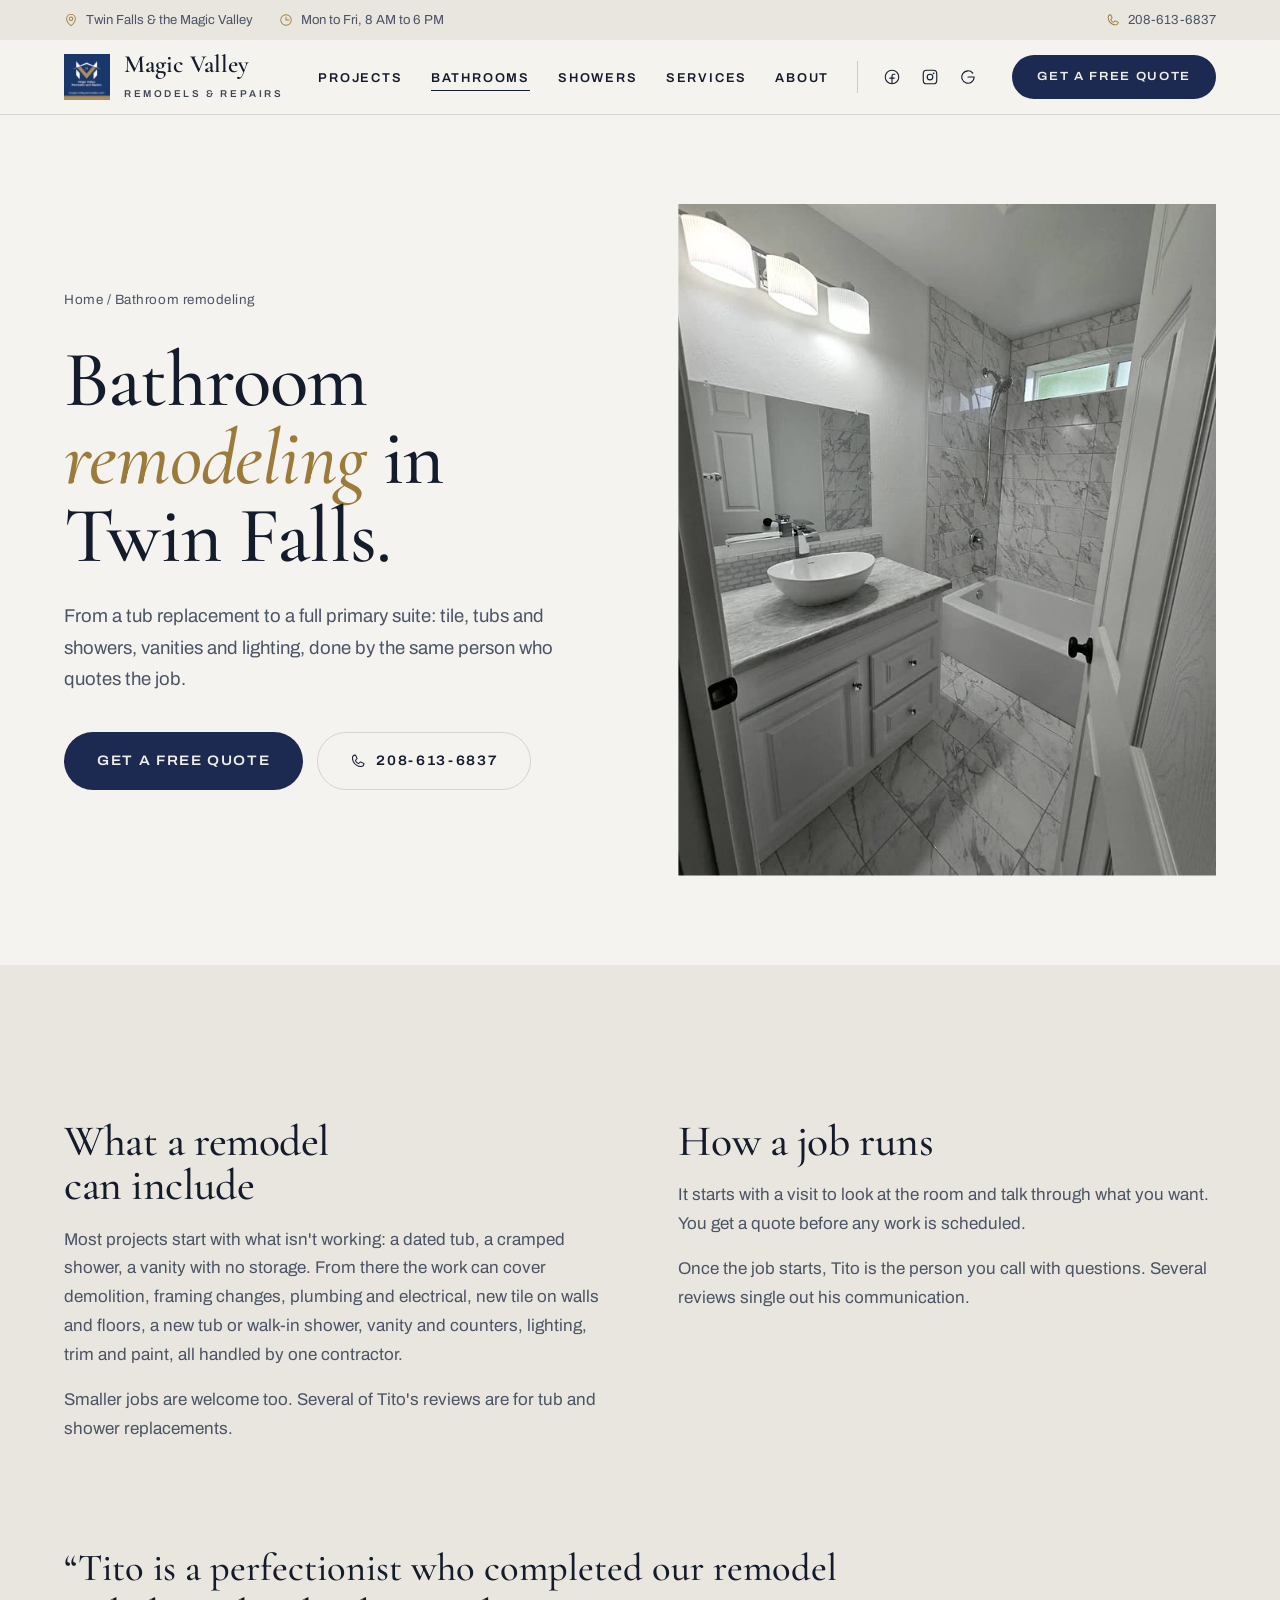
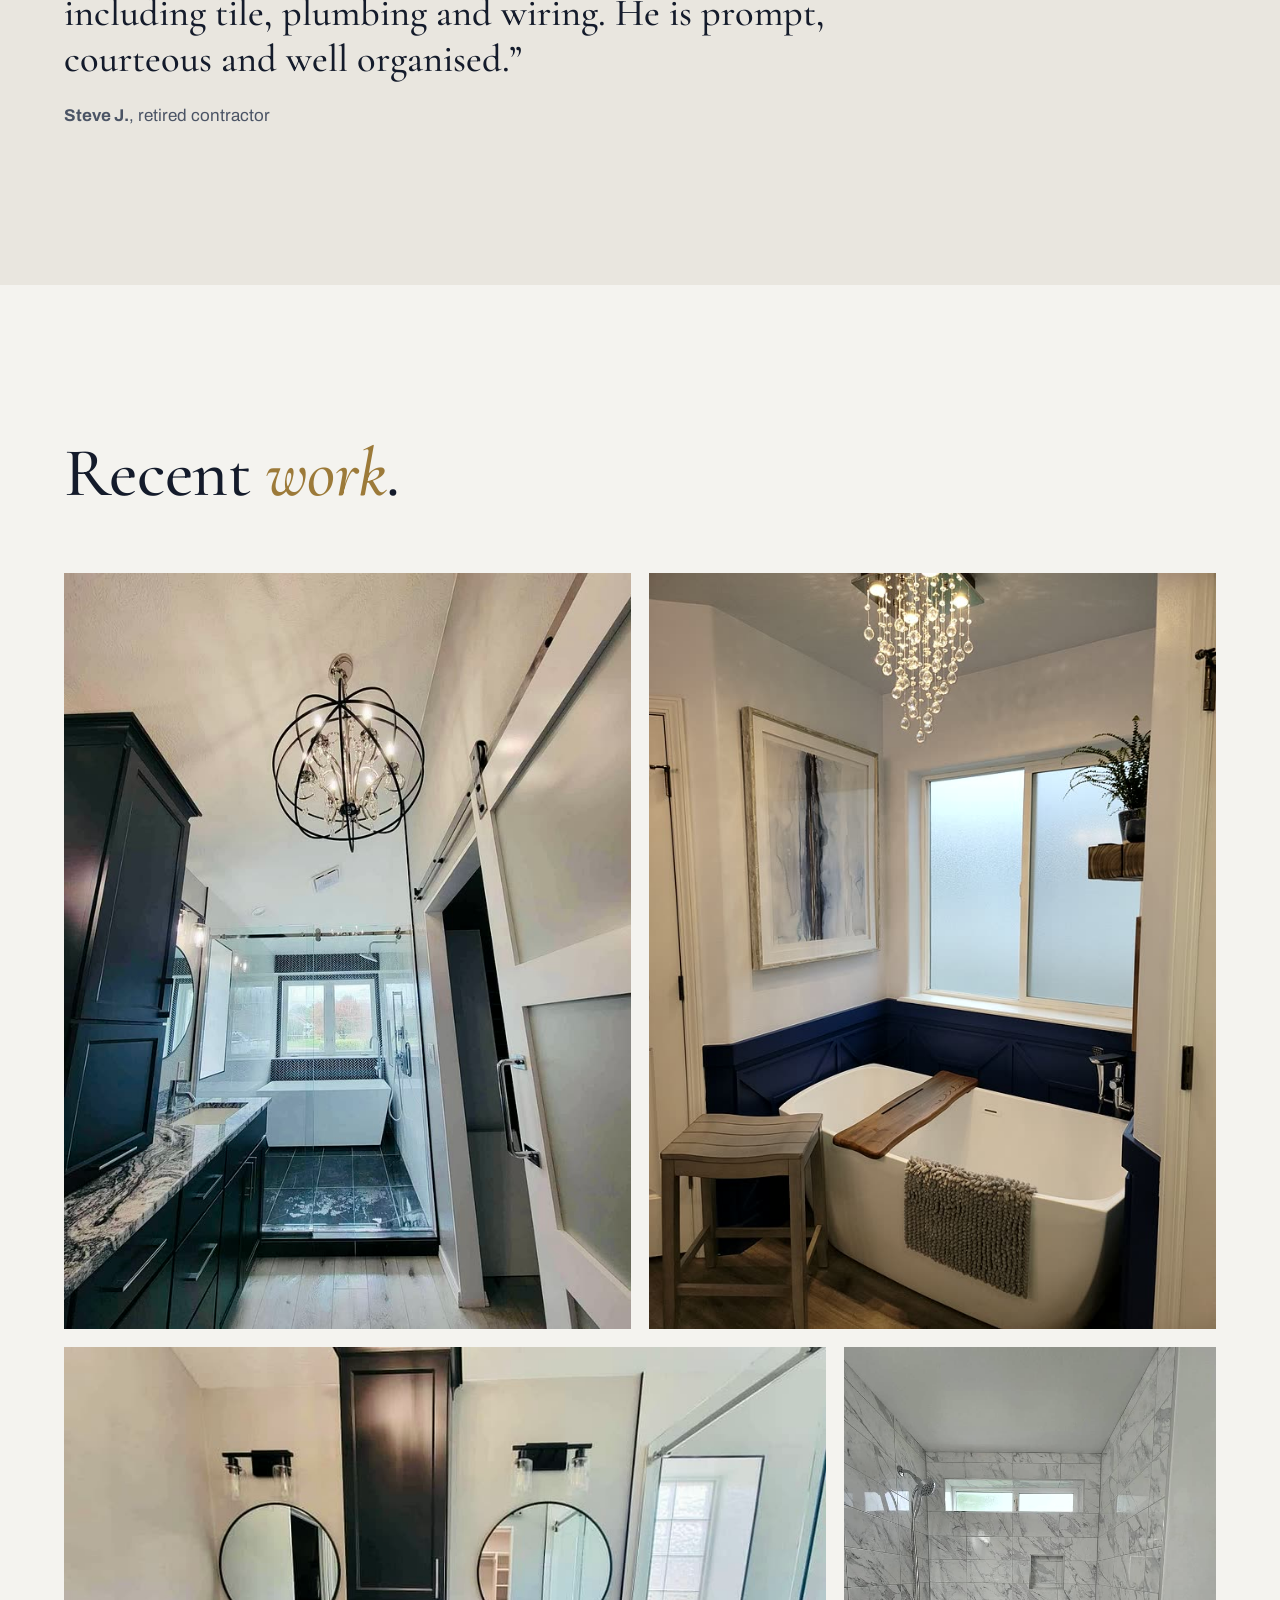
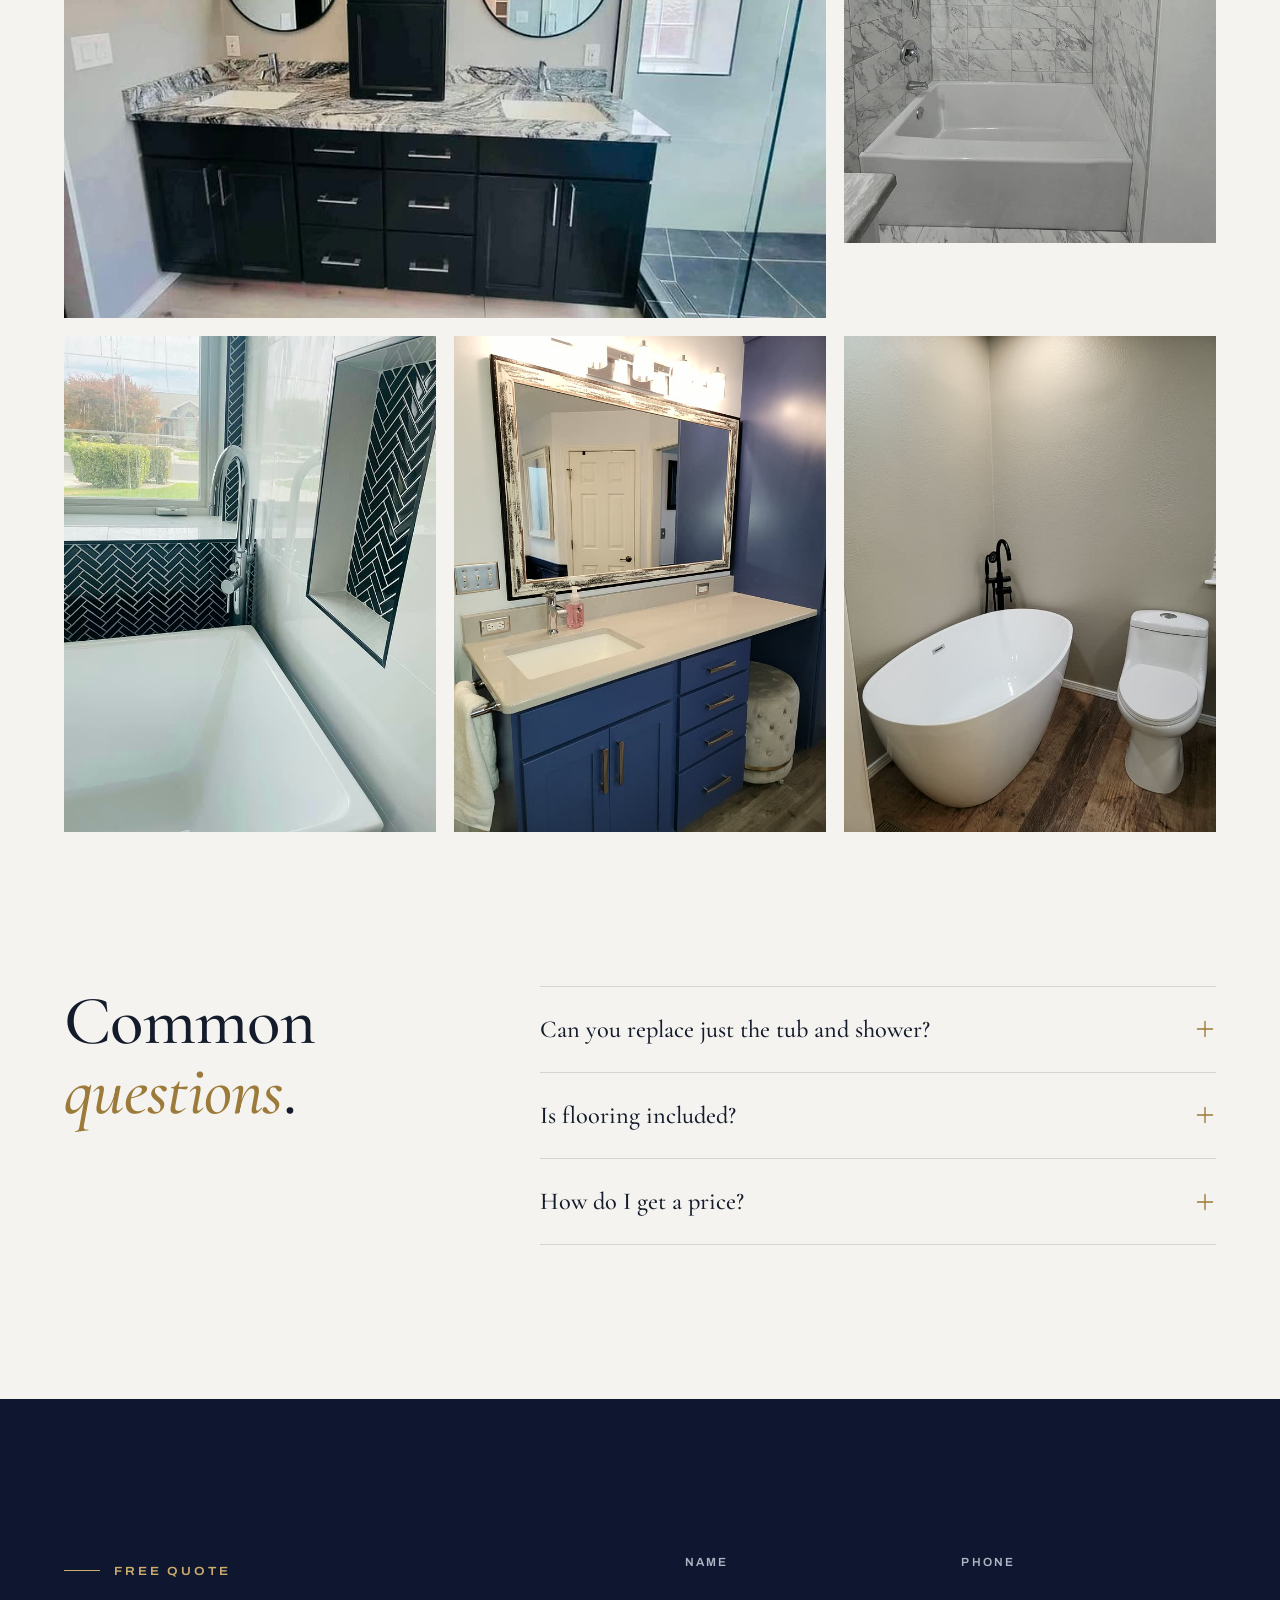
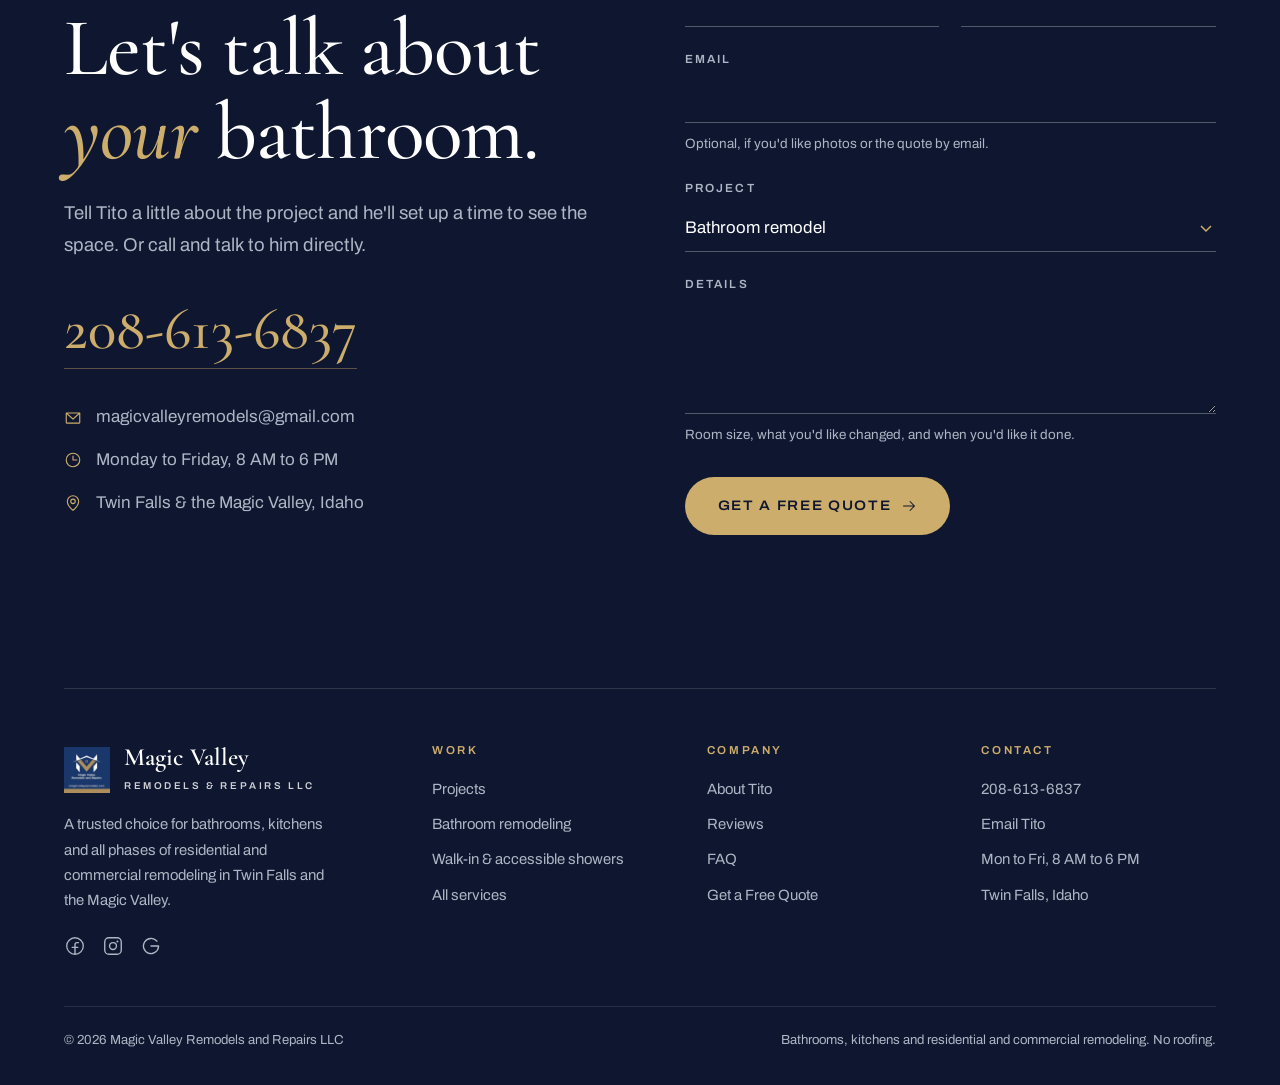
<file: bathroom-remodeling/index.html>
<!DOCTYPE html>
<html lang="en">
<head>
  <meta charset="UTF-8">
  <meta name="viewport" content="width=device-width, initial-scale=1.0">
  <title>Bathroom Remodeling in Twin Falls, ID | Magic Valley Remodels</title>
  <meta name="description" content="Primary suites, full bathroom remodels and tub replacements in Twin Falls and the Magic Valley by Tito Herrera, remodeling since 2003. 5.0 on Google. Free quotes: 208-613-6837.">
  <link rel="canonical" href="https://magicvalleyremodels.com/bathroom-remodeling/">
  <meta property="og:type" content="website">
  <meta property="og:site_name" content="Magic Valley Remodels &amp; Repairs">
  <meta property="og:title" content="Bathroom Remodeling in Twin Falls, ID | Magic Valley Remodels">
  <meta property="og:description" content="Primary suites, full bathroom remodels and tub replacements in Twin Falls and the Magic Valley by Tito Herrera, remodeling since 2003. 5.0 on Google. Free quotes: 208-613-6837.">
  <meta property="og:image" content="https://magicvalleyremodels.com/img/vanity-tub.jpg">
  <meta property="og:url" content="https://magicvalleyremodels.com/bathroom-remodeling/">
  <meta name="twitter:card" content="summary_large_image">
  <meta name="theme-color" content="#0f1730">
  <meta name="geo.region" content="US-ID">
  <meta name="geo.placename" content="Twin Falls">
  <link rel="icon" href="../images/logo.jpg">
  <link rel="preload" href="../fonts/cormorant-latin.woff2" as="font" type="font/woff2" crossorigin>
  <link rel="preload" href="../fonts/archivo-latin.woff2" as="font" type="font/woff2" crossorigin>
  <link rel="stylesheet" href="../styles.css">
  <script>document.documentElement.classList.add('js')</script>
  <script type="application/ld+json">{"@context": "https://schema.org", "@type": "Service", "name": "Bathroom remodeling", "serviceType": "Bathroom remodeling and tub replacement", "url": "https://magicvalleyremodels.com/bathroom-remodeling/", "provider": {"@id": "https://magicvalleyremodels.com/#business"}, "areaServed": [{"@type": "City", "name": "Twin Falls, Idaho"}, {"@type": "AdministrativeArea", "name": "Magic Valley, Idaho"}], "image": "https://magicvalleyremodels.com/img/vanity-tub.jpg"}</script>
  <script type="application/ld+json">{"@context": "https://schema.org", "@type": "BreadcrumbList", "itemListElement": [{"@type": "ListItem", "position": 1, "name": "Home", "item": "https://magicvalleyremodels.com/"}, {"@type": "ListItem", "position": 2, "name": "Bathroom remodeling", "item": "https://magicvalleyremodels.com/bathroom-remodeling/"}]}</script>
  <script type="application/ld+json">{"@context": "https://schema.org", "@type": "FAQPage", "mainEntity": [{"@type": "Question", "name": "Can you replace just the tub and shower?", "acceptedAnswer": {"@type": "Answer", "text": "Yes. Tub and shower replacements are a regular job, and several of Tito's reviews are for exactly that."}}, {"@type": "Question", "name": "Is flooring included?", "acceptedAnswer": {"@type": "Answer", "text": "Flooring goes in as part of most bathroom remodels, so it can be part of the same quote."}}, {"@type": "Question", "name": "How do I get a price?", "acceptedAnswer": {"@type": "Answer", "text": "Call 208-613-6837 or send the form below. Tito will look at the room and give you a quote before anything is scheduled."}}]}</script>
</head>
<body class="page">
  <div class="util"><div class="wrap">
    <div class="grp"><span><svg class="icon" aria-hidden="true"><use href="../icons.svg#i-map-pin"/></svg>Twin Falls &amp; the Magic Valley</span><span class="hide-sm"><svg class="icon" aria-hidden="true"><use href="../icons.svg#i-clock"/></svg>Mon to Fri, 8 AM to 6 PM</span></div>
    <div class="grp util-r">
      <span class="util-soc">
        <a href="https://www.facebook.com/magicvalleyremodelsandrepairs" target="_blank" rel="noopener" aria-label="Facebook"><svg class="icon" aria-hidden="true"><use href="../icons.svg#i-facebook-logo"/></svg></a>
        <a href="https://www.instagram.com/magic_valley_remodels/" target="_blank" rel="noopener" aria-label="Instagram"><svg class="icon" aria-hidden="true"><use href="../icons.svg#i-instagram-logo"/></svg></a>
        <a href="https://www.google.com/maps?cid=8080386999738490906" target="_blank" rel="noopener" aria-label="Google reviews"><svg class="icon" aria-hidden="true"><use href="../icons.svg#i-google-logo"/></svg></a>
      </span>
      <a href="tel:+12086136837"><svg class="icon" aria-hidden="true"><use href="../icons.svg#i-phone"/></svg>208-613-6837</a>
    </div>
  </div></div>
  <nav class="nav" id="nav" aria-label="Main"><div class="wrap">
    <a class="brand" href="../" aria-label="Magic Valley Remodels and Repairs, home">
      <img src="../images/logo.jpg" alt="" width="46" height="46">
      <span><span class="bn">Magic Valley</span><span class="bs">Remodels &amp; Repairs</span></span>
    </a>
    <button class="menu-btn" aria-label="Menu" aria-expanded="false" aria-controls="menu"><svg class="icon i-open" aria-hidden="true"><use href="../icons.svg#i-list"/></svg><svg class="icon i-close" aria-hidden="true"><use href="../icons.svg#i-x"/></svg></button>
    <ul class="links" id="menu">
      <li><a href="../projects/">Projects</a></li>
      <li><a href="../bathroom-remodeling/" aria-current="page">Bathrooms</a></li>
      <li><a href="../walk-in-showers/">Showers</a></li>
      <li><a href="../#services">Services</a></li>
      <li><a href="../#about">About</a></li>
      <li class="nav-soc">
        <a href="https://www.facebook.com/magicvalleyremodelsandrepairs" target="_blank" rel="noopener" aria-label="Facebook"><svg class="icon" aria-hidden="true"><use href="../icons.svg#i-facebook-logo"/></svg></a>
        <a href="https://www.instagram.com/magic_valley_remodels/" target="_blank" rel="noopener" aria-label="Instagram"><svg class="icon" aria-hidden="true"><use href="../icons.svg#i-instagram-logo"/></svg></a>
        <a href="https://www.google.com/maps?cid=8080386999738490906" target="_blank" rel="noopener" aria-label="Google reviews"><svg class="icon" aria-hidden="true"><use href="../icons.svg#i-google-logo"/></svg></a>
      </li>
      <li><a class="btn btn-navy" href="#quote">Get a Free Quote</a></li>
    </ul>
  </div></nav>

  <main>
  <section>
    <div class="wrap split-hero">
      <div>
        <nav class="crumbs" aria-label="Breadcrumb"><a href="../">Home</a> / Bathroom remodeling</nav>
        <h1 data-r>Bathroom <em>remodeling</em> in Twin Falls.</h1>
        <p class="lead" data-r data-d="1" style="margin-top:26px">From a tub replacement to a full primary suite: tile, tubs and showers, vanities and lighting, done by the same person who quotes the job.</p>
        <div data-r data-d="2" style="margin-top:36px;display:flex;gap:14px;flex-wrap:wrap">
          <a class="btn btn-navy" href="#quote">Get a Free Quote</a>
          <a class="btn btn-line" href="tel:+12086136837"><svg class="icon" aria-hidden="true"><use href="../icons.svg#i-phone"/></svg>208-613-6837</a>
        </div>
      </div>
      <div class="ph" data-r="mask"><img src="../img/vanity-tub-s.jpg" srcset="../img/vanity-tub-s.jpg 900w, ../img/vanity-tub.jpg 1800w" sizes="(max-width: 900px) 100vw, 50vw" alt="White vanity with a vessel sink beside a marble-tile tub surround"></div>
    </div>
  </section>
  <section class="svc sec">
    <div class="wrap">
      <div class="prose">
      <div data-r><h2>What a remodel can include</h2><p>Most projects start with what isn't working: a dated tub, a cramped shower, a vanity with no storage. From there the work can cover demolition, framing changes, plumbing and electrical, new tile on walls and floors, a new tub or walk-in shower, vanity and counters, lighting, trim and paint, all handled by one contractor.</p><p>Smaller jobs are welcome too. Several of Tito's reviews are for tub and shower replacements.</p></div>
      <div data-r><h2>How a job runs</h2><p>It starts with a visit to look at the room and talk through what you want. You get a quote before any work is scheduled.</p><p>Once the job starts, Tito is the person you call with questions. Several reviews single out his communication.</p></div>
      </div>
      <figure class="pull" data-r>
        <blockquote class="quote-text">&ldquo;Tito is a perfectionist who completed our remodel including tile, plumbing and wiring. He is prompt, courteous and well organised.&rdquo;</blockquote>
        <figcaption><b>Steve J.</b>, retired contractor</figcaption>
      </figure>
    </div>
  </section>
  <section class="sec">
    <div class="wrap">
      <h2 data-r style="margin-bottom:clamp(40px,5vw,72px)">Recent <em>work</em>.</h2>
      <div class="gal">
        <a class="big" href="../img/suite-chandelier.jpg" data-r><img src="../img/suite-chandelier-s.jpg" srcset="../img/suite-chandelier-s.jpg 900w, ../img/suite-chandelier.jpg 1800w" sizes="(max-width: 900px) 100vw, 50vw" alt="Primary suite with orb chandelier and glass shower" loading="lazy"></a>
        <a class="big" href="../img/navy-tub.jpg" data-r><img src="../img/navy-tub-s.jpg" srcset="../img/navy-tub-s.jpg 900w, ../img/navy-tub.jpg 1800w" sizes="(max-width: 900px) 100vw, 50vw" alt="Navy primary bath with freestanding tub and crystal chandelier" loading="lazy"></a>
        <a class="l" href="../img/double-vanity.jpg" data-r><img src="../img/double-vanity-s.jpg" srcset="../img/double-vanity-s.jpg 900w, ../img/double-vanity.jpg 1800w" sizes="(max-width: 900px) 100vw, 50vw" alt="Dark double vanity with tower cabinet, granite tops and round mirrors" loading="lazy"></a>
        <a class="p" href="../img/tile-tub.jpg" data-r><img src="../img/tile-tub-s.jpg" srcset="../img/tile-tub-s.jpg 900w, ../img/tile-tub.jpg 1800w" sizes="(max-width: 900px) 100vw, 50vw" alt="Tub surround in marble-look tile with a recessed niche" loading="lazy"></a>
        <a class="p" href="../img/suite-herringbone.jpg" data-r><img src="../img/suite-herringbone-s.jpg" srcset="../img/suite-herringbone-s.jpg 900w, ../img/suite-herringbone.jpg 1800w" sizes="(max-width: 900px) 100vw, 50vw" alt="Soaking tub with a herringbone accent wall" loading="lazy"></a>
        <a class="p" href="../img/navy-vanity.jpg" data-r><img src="../img/navy-vanity-s.jpg" srcset="../img/navy-vanity-s.jpg 900w, ../img/navy-vanity.jpg 1800w" sizes="(max-width: 900px) 100vw, 50vw" alt="Navy vanity with quartz top" loading="lazy"></a>
        <a class="p" href="../img/pattern-tub.jpg" data-r><img src="../img/pattern-tub-s.jpg" srcset="../img/pattern-tub-s.jpg 900w, ../img/pattern-tub.jpg 1800w" sizes="(max-width: 900px) 100vw, 50vw" alt="Freestanding tub with a matte black faucet" loading="lazy"></a>
      </div>
    </div>
  </section>

  <section class="faq sec" style="padding-top:0">
    <div class="wrap faq-grid">
      <div data-r><h2>Common <em>questions</em>.</h2></div>
      <div data-r data-d="1">
        <details>
          <summary>Can you replace just the tub and shower?<svg class="icon" aria-hidden="true"><use href="../icons.svg#i-plus"/></svg></summary>
          <p>Yes. Tub and shower replacements are a regular job, and several of Tito's reviews are for exactly that.</p>
        </details>
        <details>
          <summary>Is flooring included?<svg class="icon" aria-hidden="true"><use href="../icons.svg#i-plus"/></svg></summary>
          <p>Flooring goes in as part of most bathroom remodels, so it can be part of the same quote.</p>
        </details>
        <details>
          <summary>How do I get a price?<svg class="icon" aria-hidden="true"><use href="../icons.svg#i-plus"/></svg></summary>
          <p>Call 208-613-6837 or send the form below. Tito will look at the room and give you a quote before anything is scheduled.</p>
        </details>
      </div>
    </div>
  </section>
  </main>
  <div class="lb" role="dialog" aria-modal="true" aria-label="Photo viewer">
    <img alt="">
    <p></p>
    <button class="x" type="button" aria-label="Close"><svg class="icon" aria-hidden="true"><use href="../icons.svg#i-x"/></svg></button>
    <button class="pv" type="button" aria-label="Previous photo"><svg class="icon" aria-hidden="true"><use href="../icons.svg#i-arrow-right"/></svg></button>
    <button class="nx" type="button" aria-label="Next photo"><svg class="icon" aria-hidden="true"><use href="../icons.svg#i-arrow-right"/></svg></button>
  </div>

  <section class="cta sec" id="quote" style="padding-bottom:0">
    <div class="wrap">
      <div class="cta-grid">
        <div data-r>
          <span class="caps label" style="color:var(--gold-soft)">Free quote</span>
          <h2>Let's talk about <em>your</em> bathroom.</h2>
          <p class="lead">Tell Tito a little about the project and he'll set up a time to see the space. Or call and talk to him directly.</p>
          <a class="phone-xl" href="tel:+12086136837">208-613-6837</a>
          <ul class="contact">
            <li><svg class="icon" aria-hidden="true"><use href="../icons.svg#i-envelope-simple"/></svg><a href="mailto:magicvalleyremodels@gmail.com">magicvalleyremodels@gmail.com</a></li>
            <li><svg class="icon" aria-hidden="true"><use href="../icons.svg#i-clock"/></svg>Monday to Friday, 8 AM to 6 PM</li>
            <li><svg class="icon" aria-hidden="true"><use href="../icons.svg#i-map-pin"/></svg>Twin Falls &amp; the Magic Valley, Idaho</li>
          </ul>
        </div>
        <form class="form" data-r data-d="1" action="https://formsubmit.co/magicvalleyremodels@gmail.com" method="POST">
          <input type="hidden" name="_subject" value="New quote request from the website">
          <input type="hidden" name="_template" value="table">
          <input type="text" name="_honey" class="hp" tabindex="-1" autocomplete="off" aria-hidden="true">
          <div class="row">
            <div class="field"><label for="f-name">Name</label><input id="f-name" name="Name" autocomplete="name" required></div>
            <div class="field"><label for="f-phone">Phone</label><input id="f-phone" name="Phone" type="tel" autocomplete="tel" required></div>
          </div>
          <div class="field"><label for="f-email">Email</label><input id="f-email" name="email" type="email" autocomplete="email"><span class="hint">Optional, if you'd like photos or the quote by email.</span></div>
          <div class="field"><label for="f-project">Project</label>
            <select id="f-project" name="Project">
              <option>Bathroom remodel</option><option>Walk-in or accessible shower</option><option>Tub replacement</option>
              <option>Kitchen</option><option>Whole-home remodel</option><option>Commercial project</option><option>Repair or other</option>
            </select>
          </div>
          <div class="field"><label for="f-details">Details</label><textarea id="f-details" name="Details" rows="4"></textarea><span class="hint">Room size, what you'd like changed, and when you'd like it done.</span></div>
          <button class="btn btn-gold" type="submit">Get a Free Quote <svg class="icon" aria-hidden="true"><use href="../icons.svg#i-arrow-right"/></svg></button>
        </form>
      </div>
      <footer class="foot">
        <div>
          <a class="brand" href="../"><img src="../images/logo.jpg" alt="" width="46" height="46"><span><span class="bn">Magic Valley</span><span class="bs">Remodels &amp; Repairs LLC</span></span></a>
          <p class="tag">A trusted choice for bathrooms, kitchens and all phases of residential and commercial remodeling in Twin Falls and the Magic Valley.</p>
          <div class="socials">
            <a href="https://www.facebook.com/magicvalleyremodelsandrepairs" target="_blank" rel="noopener" aria-label="Facebook"><svg class="icon" aria-hidden="true"><use href="../icons.svg#i-facebook-logo"/></svg></a>
            <a href="https://www.instagram.com/magic_valley_remodels/" target="_blank" rel="noopener" aria-label="Instagram"><svg class="icon" aria-hidden="true"><use href="../icons.svg#i-instagram-logo"/></svg></a>
            <a href="https://www.google.com/maps?cid=8080386999738490906" target="_blank" rel="noopener" aria-label="Google reviews"><svg class="icon" aria-hidden="true"><use href="../icons.svg#i-google-logo"/></svg></a>
          </div>
        </div>
        <div><h4>Work</h4><ul>
          <li><a href="../projects/">Projects</a></li>
          <li><a href="../bathroom-remodeling/">Bathroom remodeling</a></li>
          <li><a href="../walk-in-showers/">Walk-in &amp; accessible showers</a></li>
          <li><a href="../#services">All services</a></li></ul></div>
        <div><h4>Company</h4><ul>
          <li><a href="../#about">About Tito</a></li>
          <li><a href="../#reviews">Reviews</a></li>
          <li><a href="../#faq">FAQ</a></li>
          <li><a href="#quote">Get a Free Quote</a></li></ul></div>
        <div><h4>Contact</h4><ul>
          <li><a href="tel:+12086136837">208-613-6837</a></li>
          <li><a href="mailto:magicvalleyremodels@gmail.com">Email Tito</a></li>
          <li>Mon to Fri, 8 AM to 6 PM</li>
          <li>Twin Falls, Idaho</li></ul></div>
      </footer>
      <div class="legal"><span>&copy; <span id="year">2026</span> Magic Valley Remodels and Repairs LLC</span><span>Bathrooms, kitchens and residential and commercial remodeling. No roofing.</span></div>
    </div>
  </section>

  <script src="../main.js" defer></script>
</body>
</html>
</file>
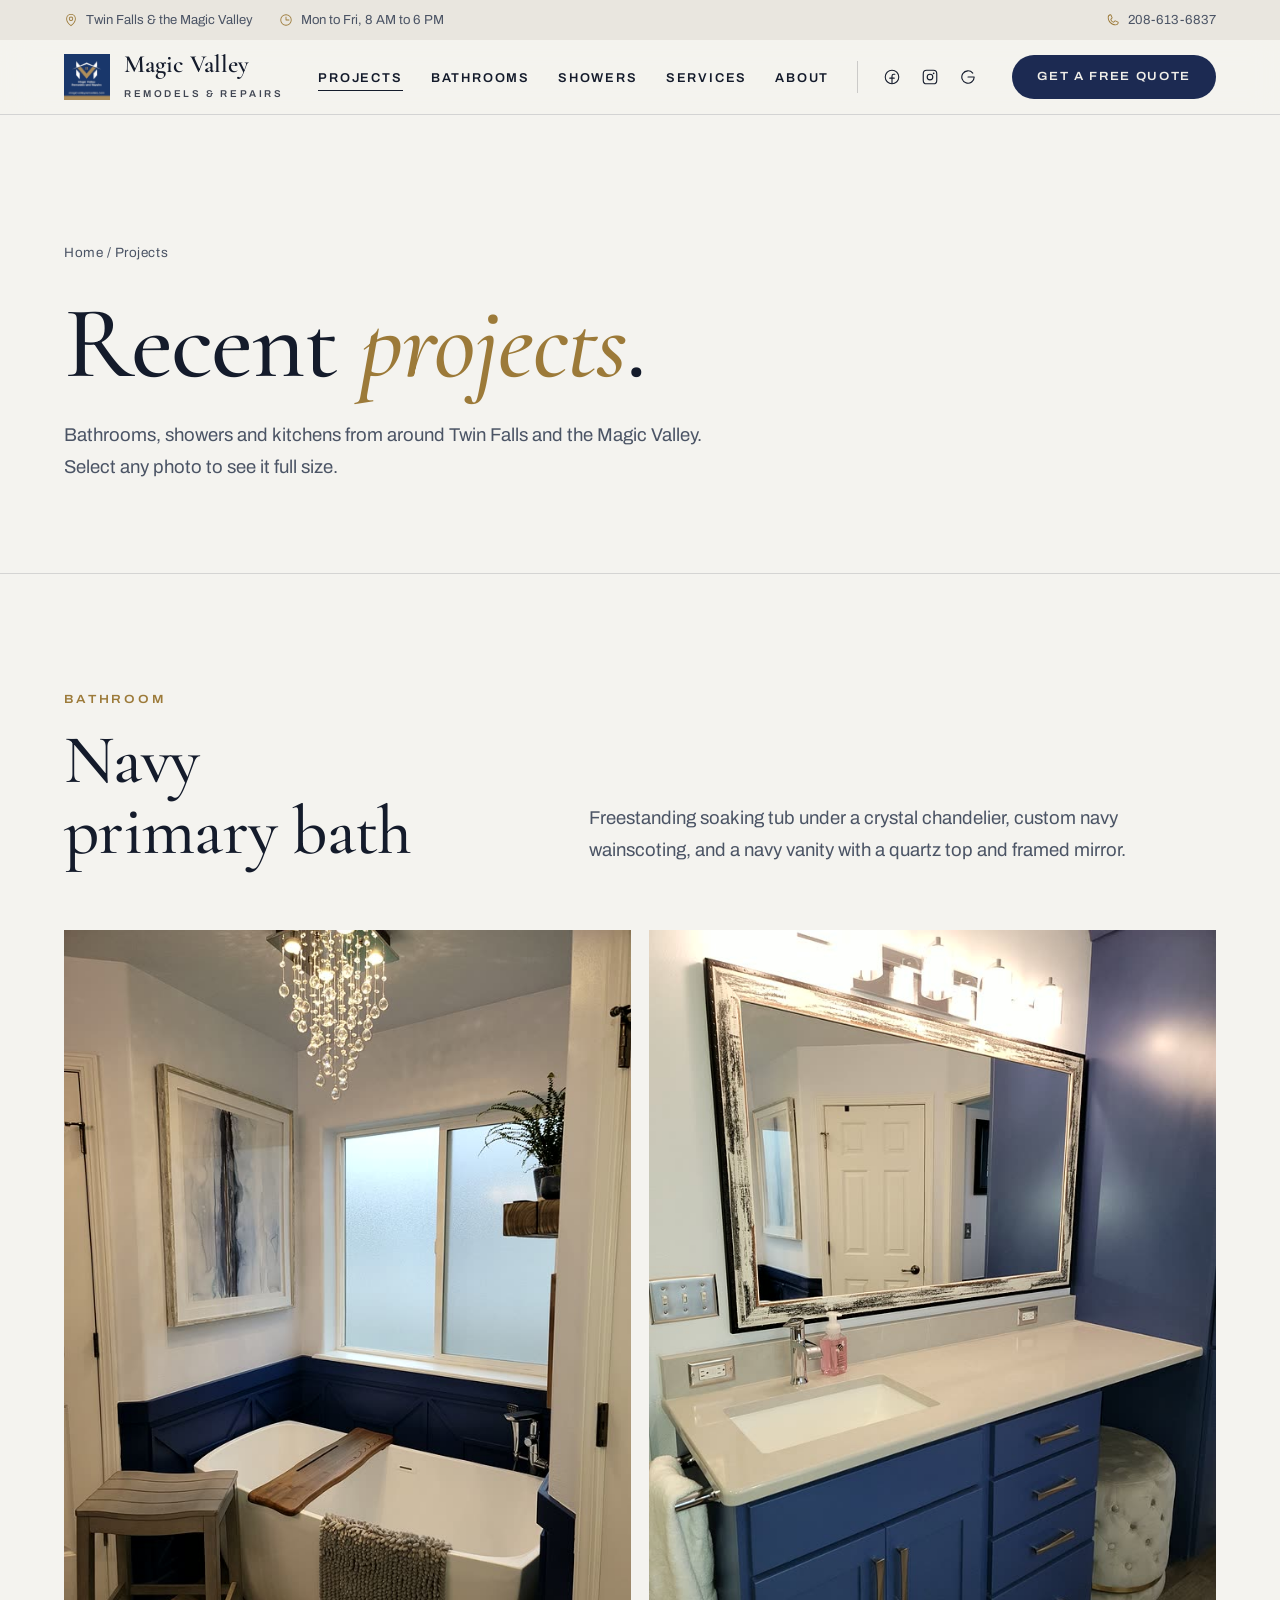
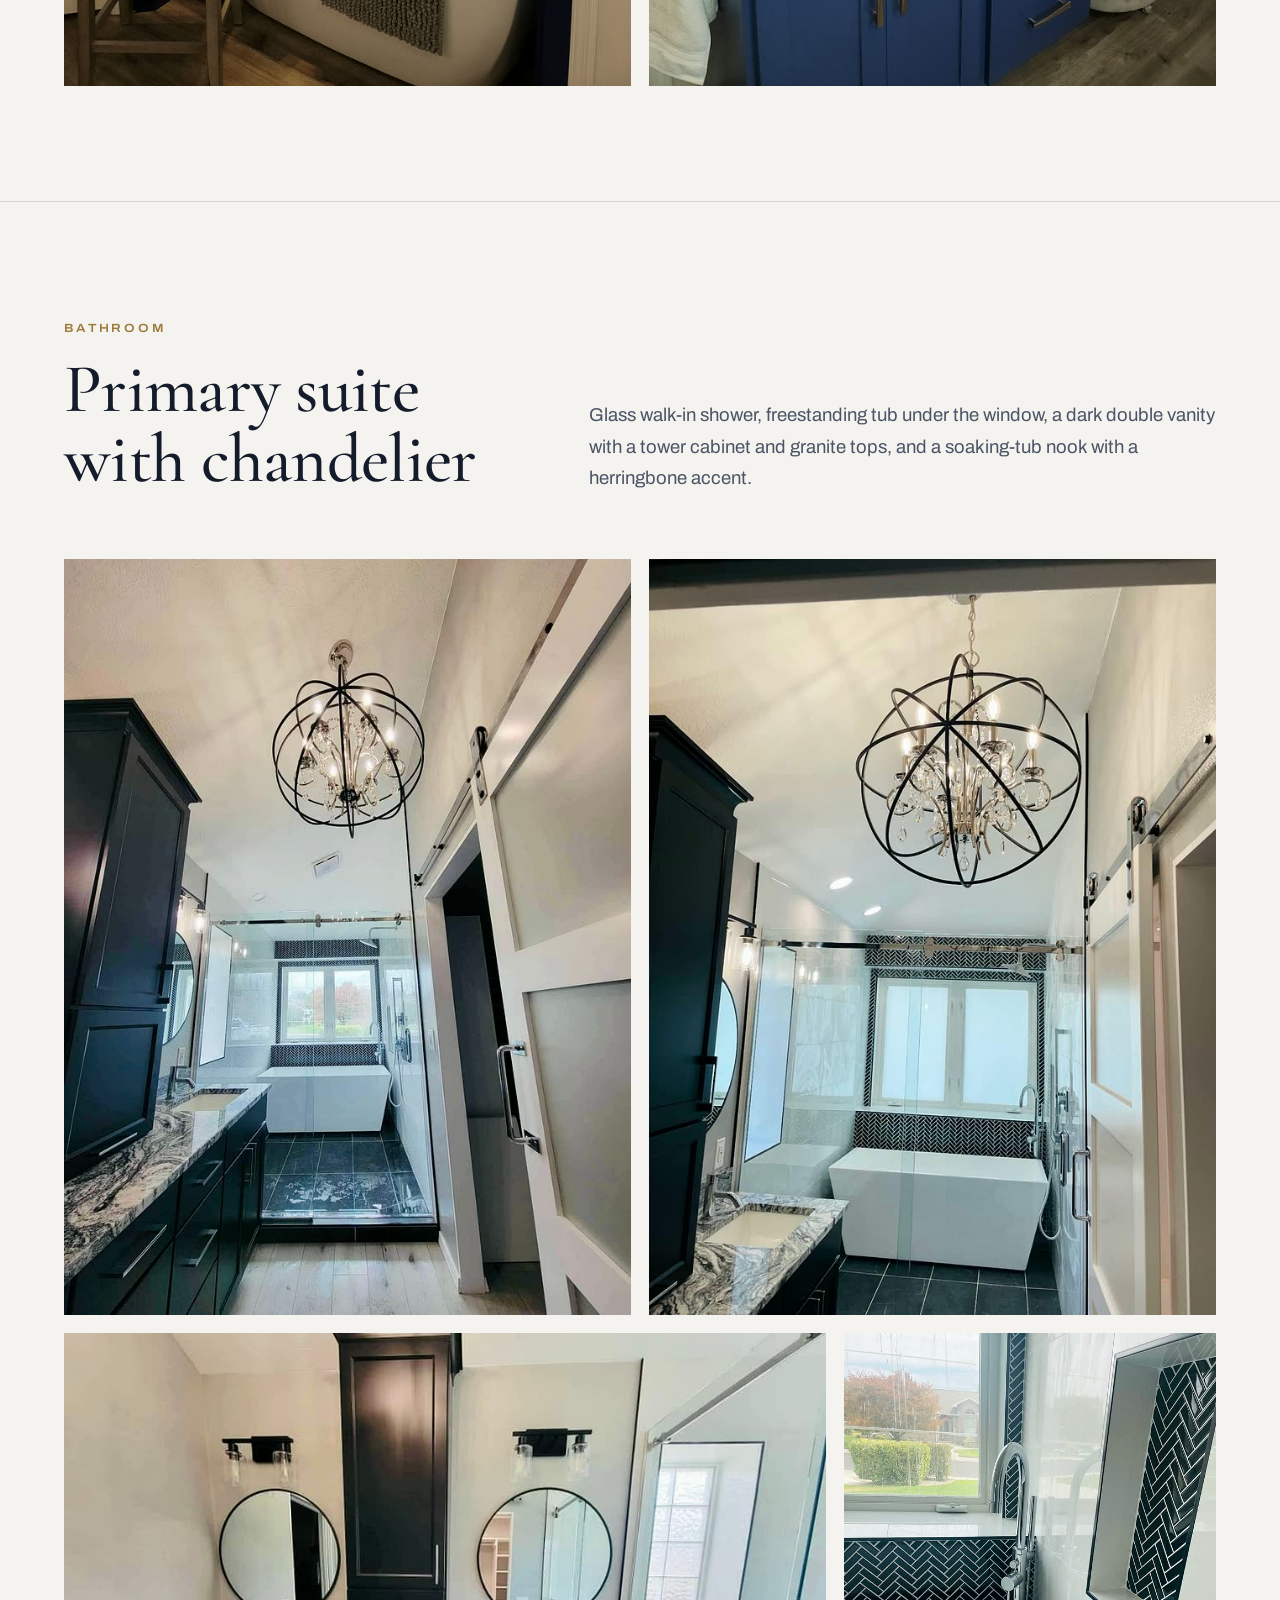
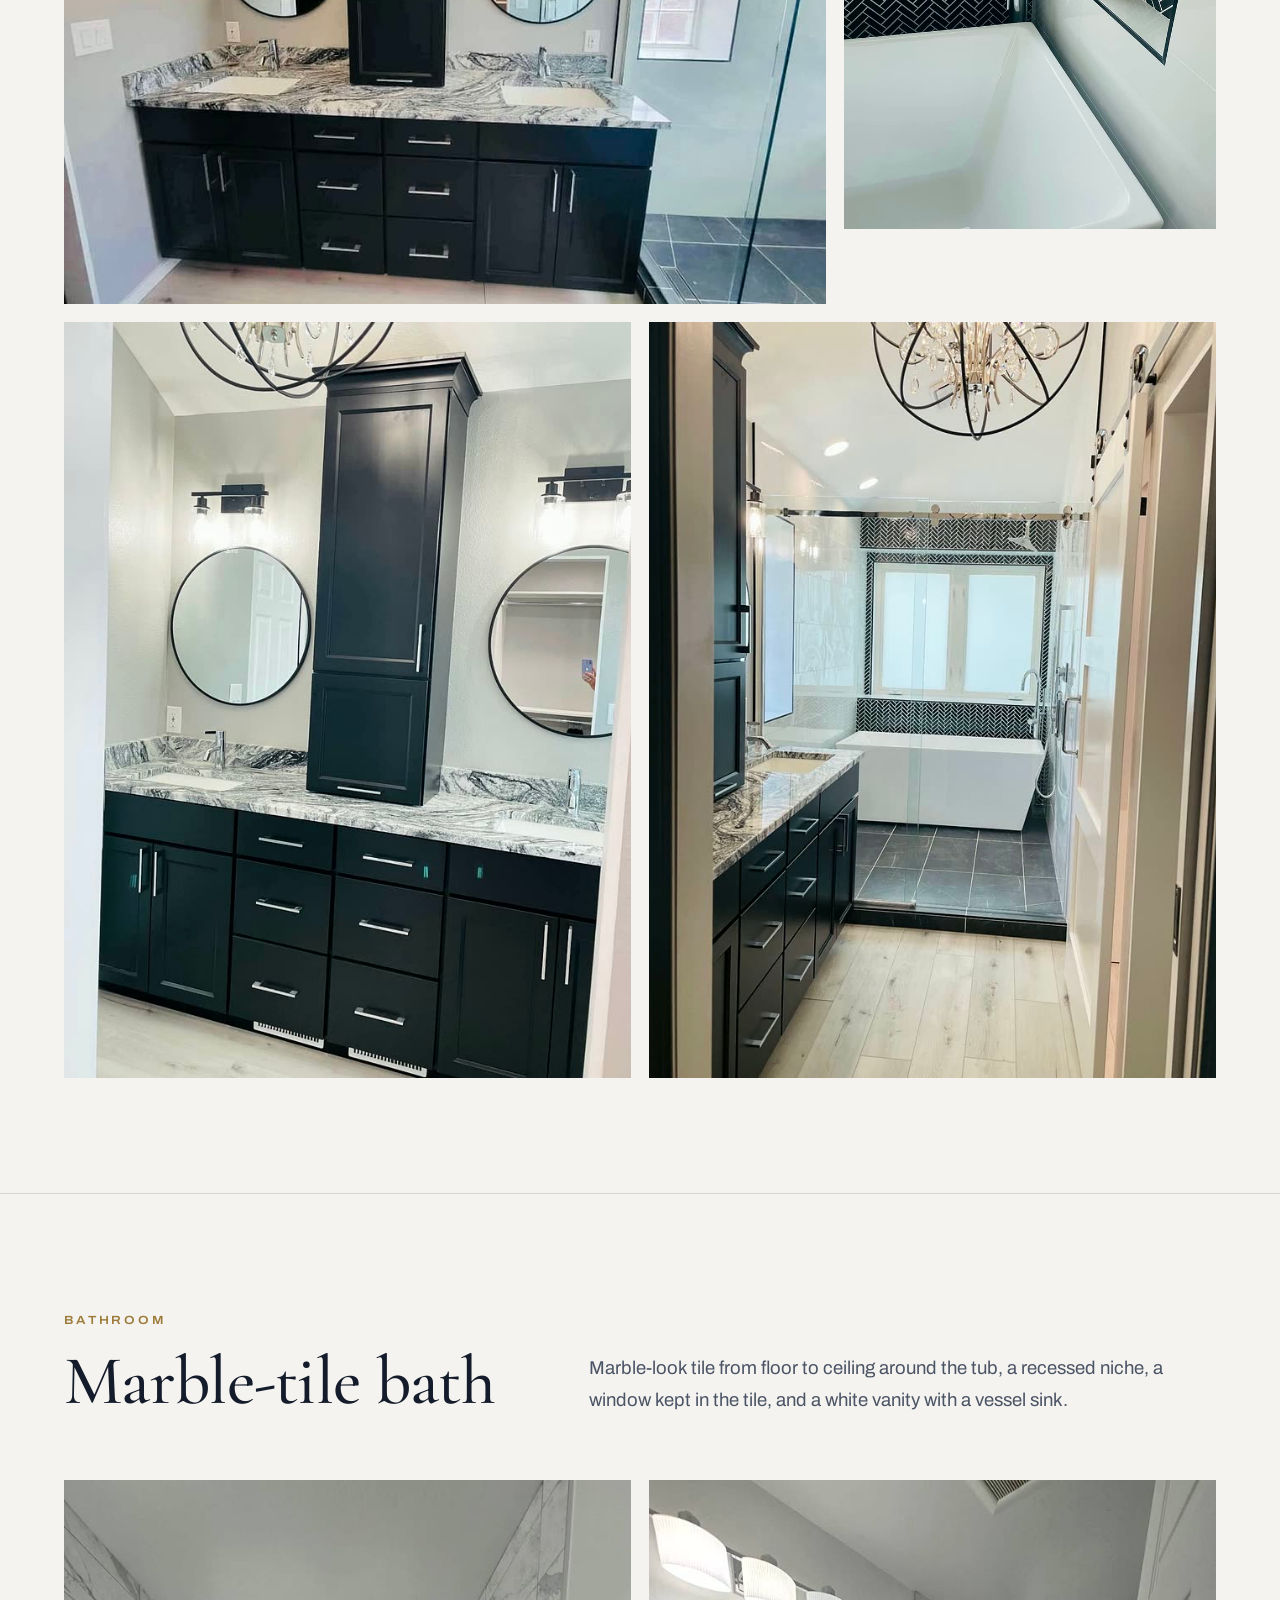
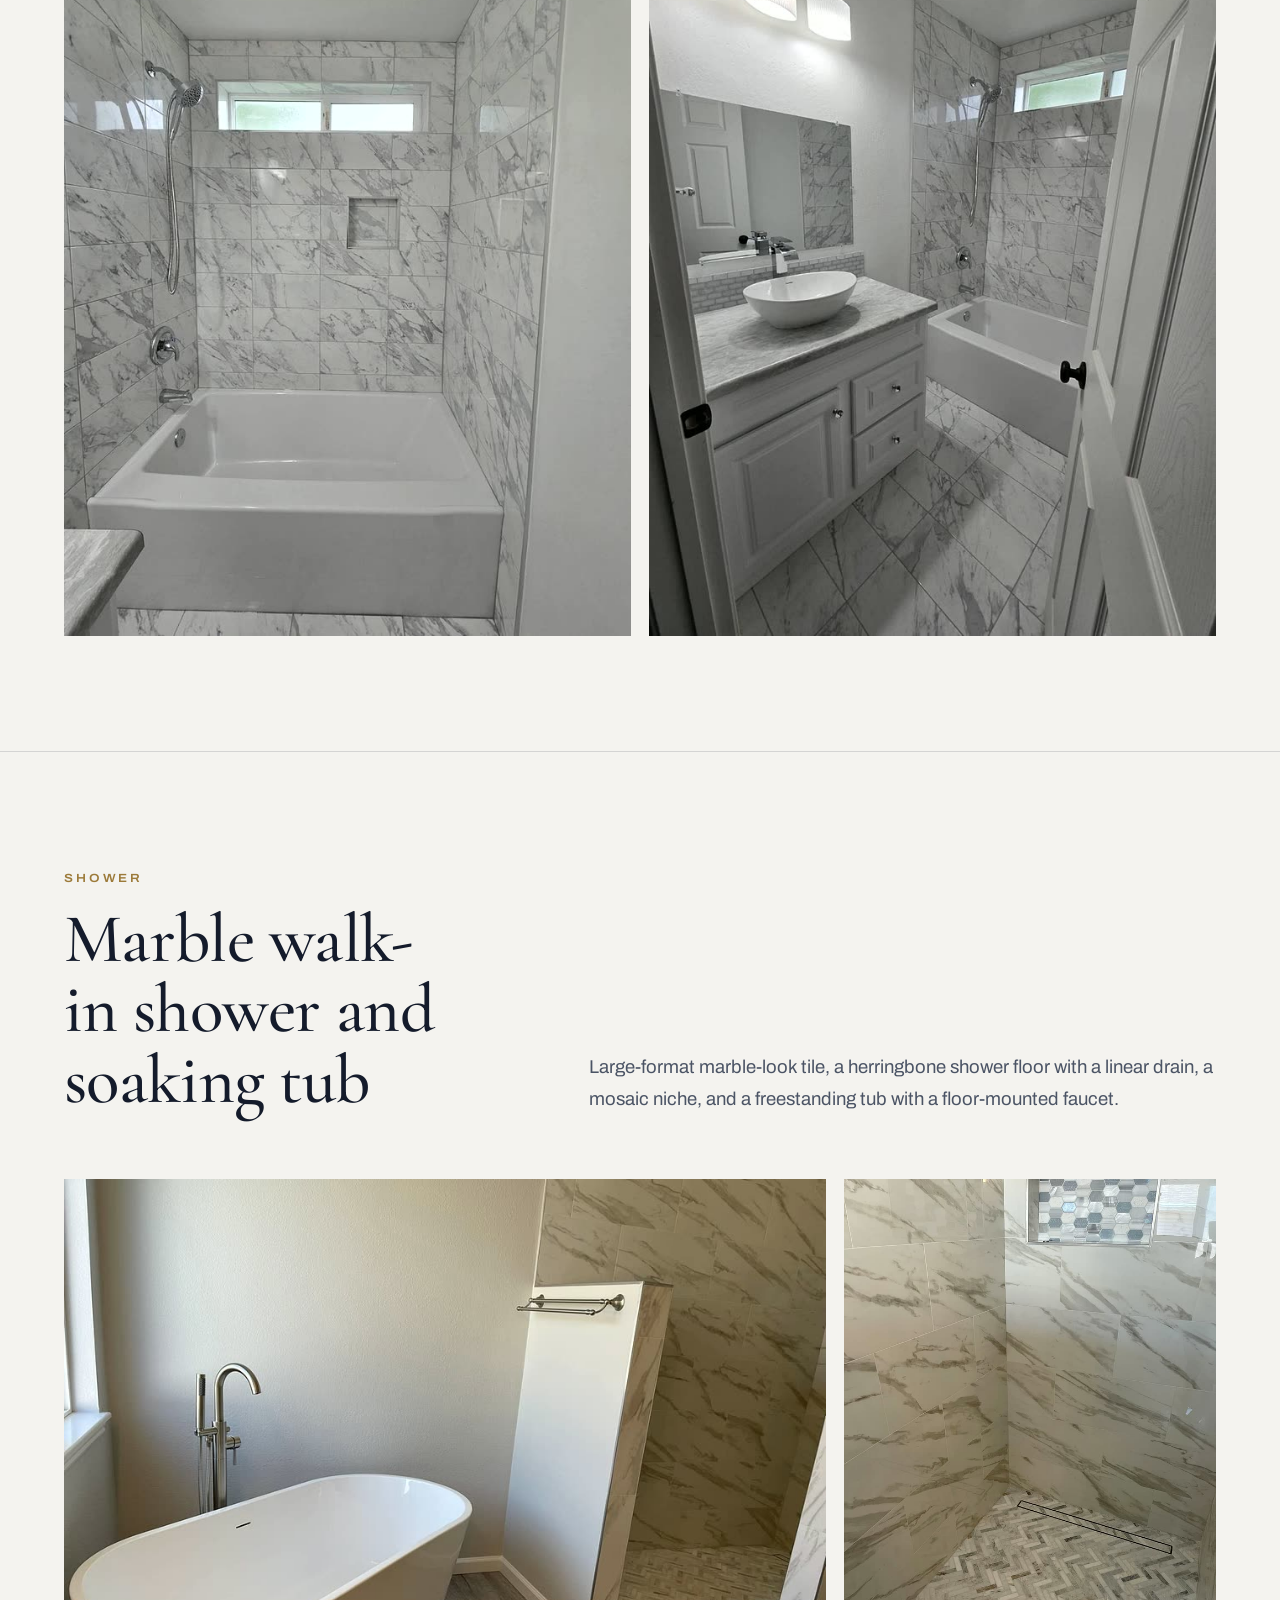
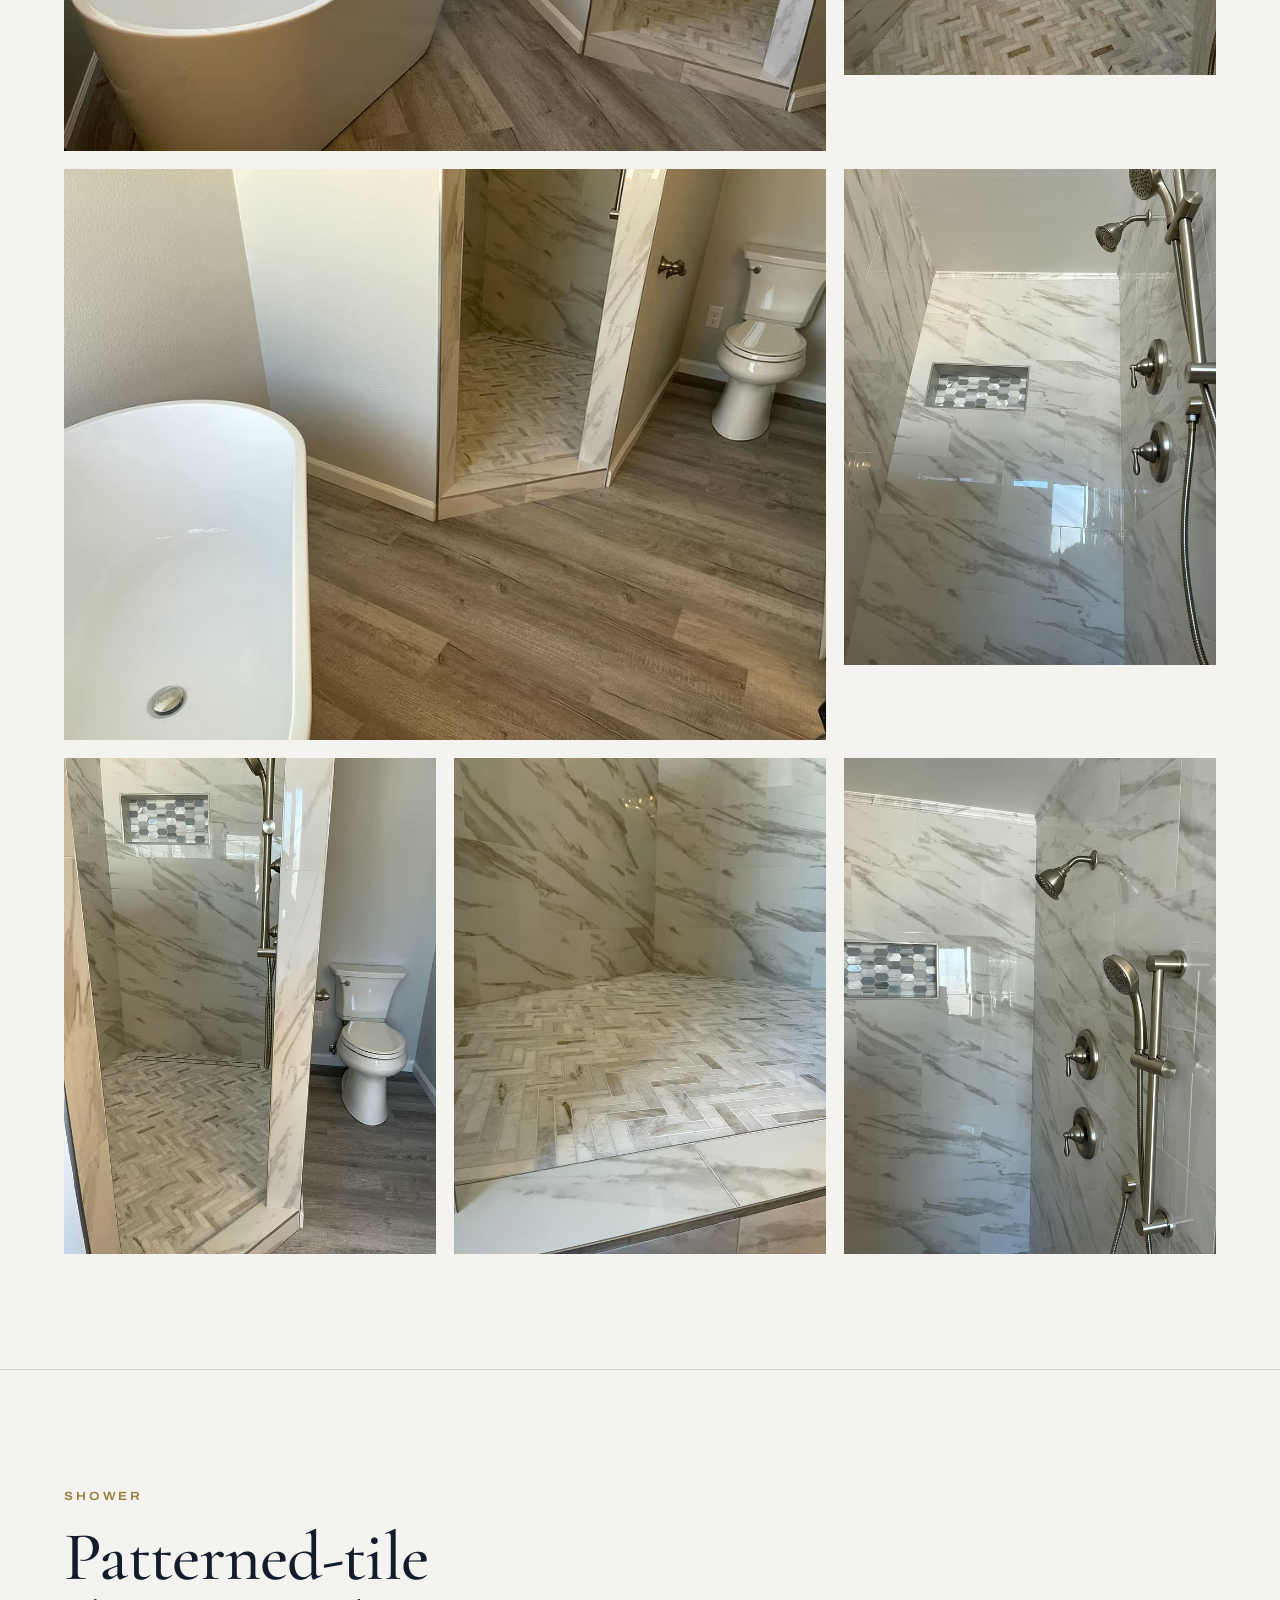
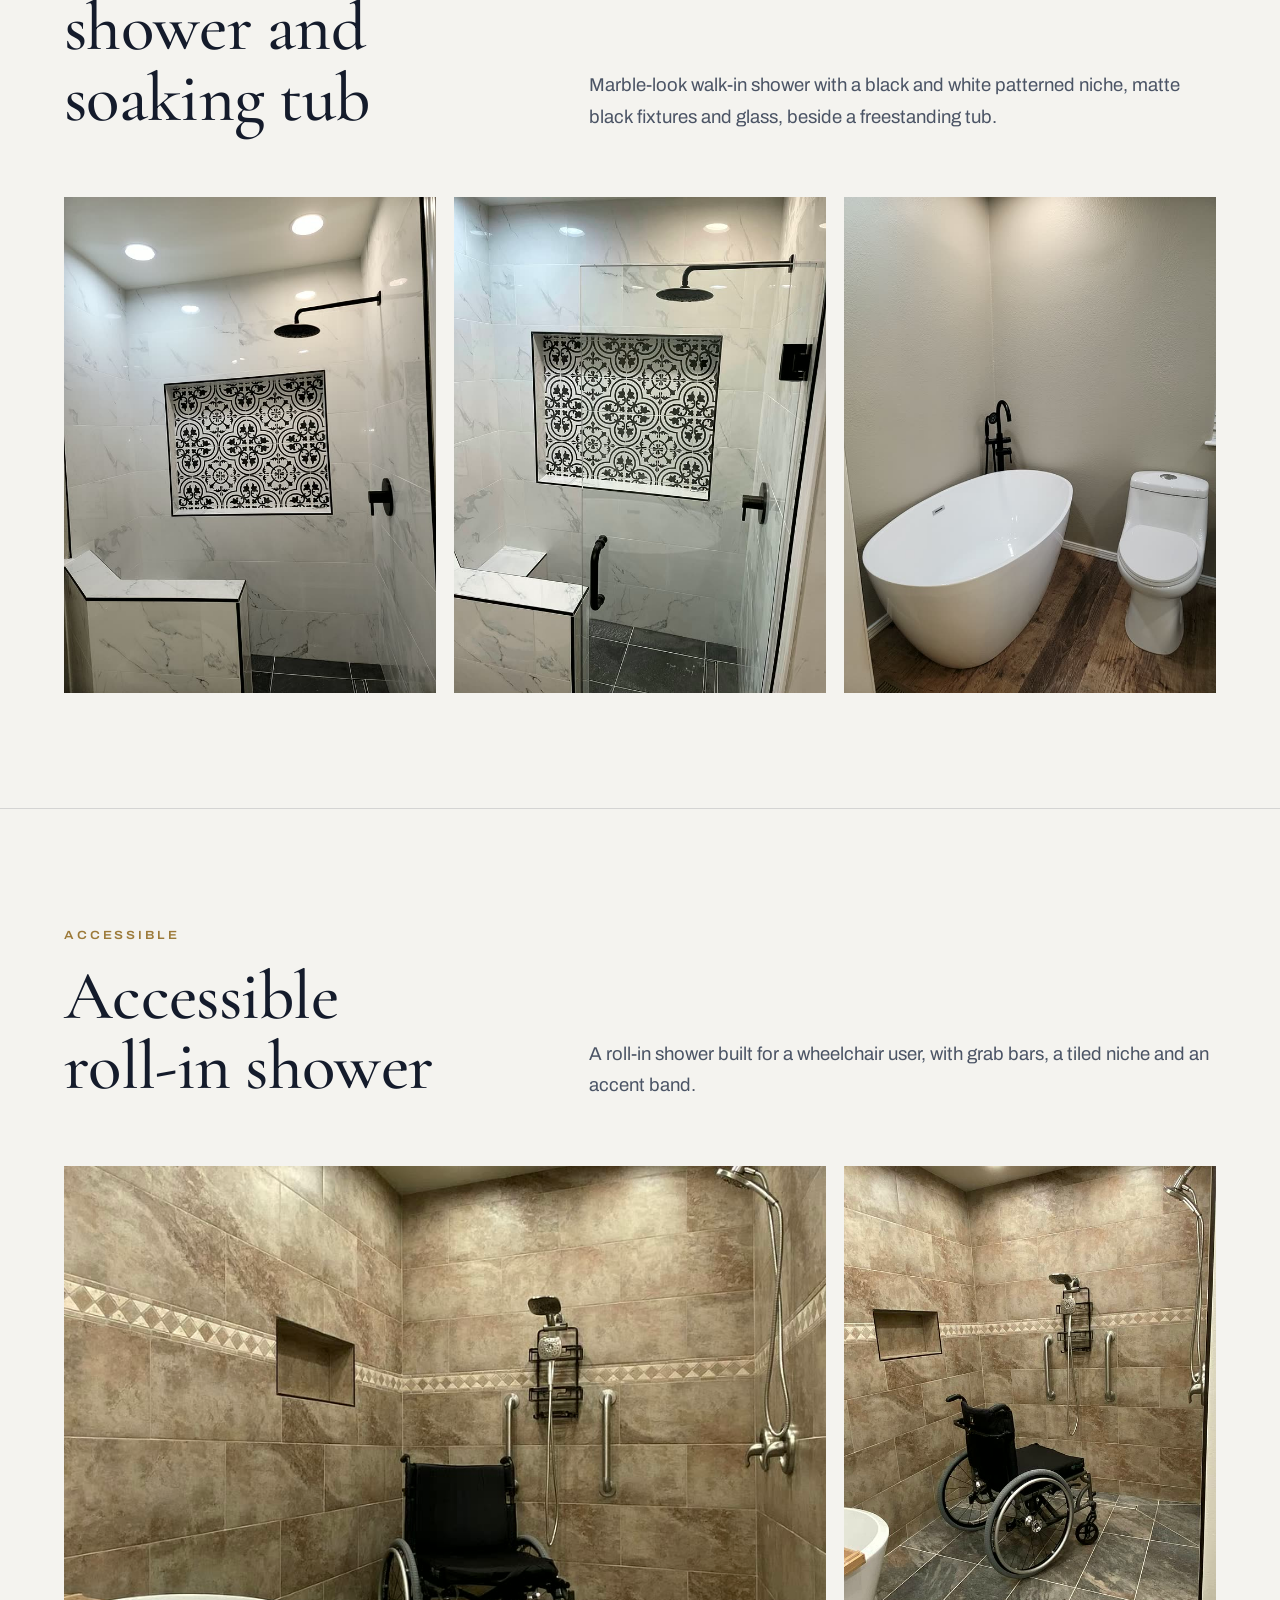
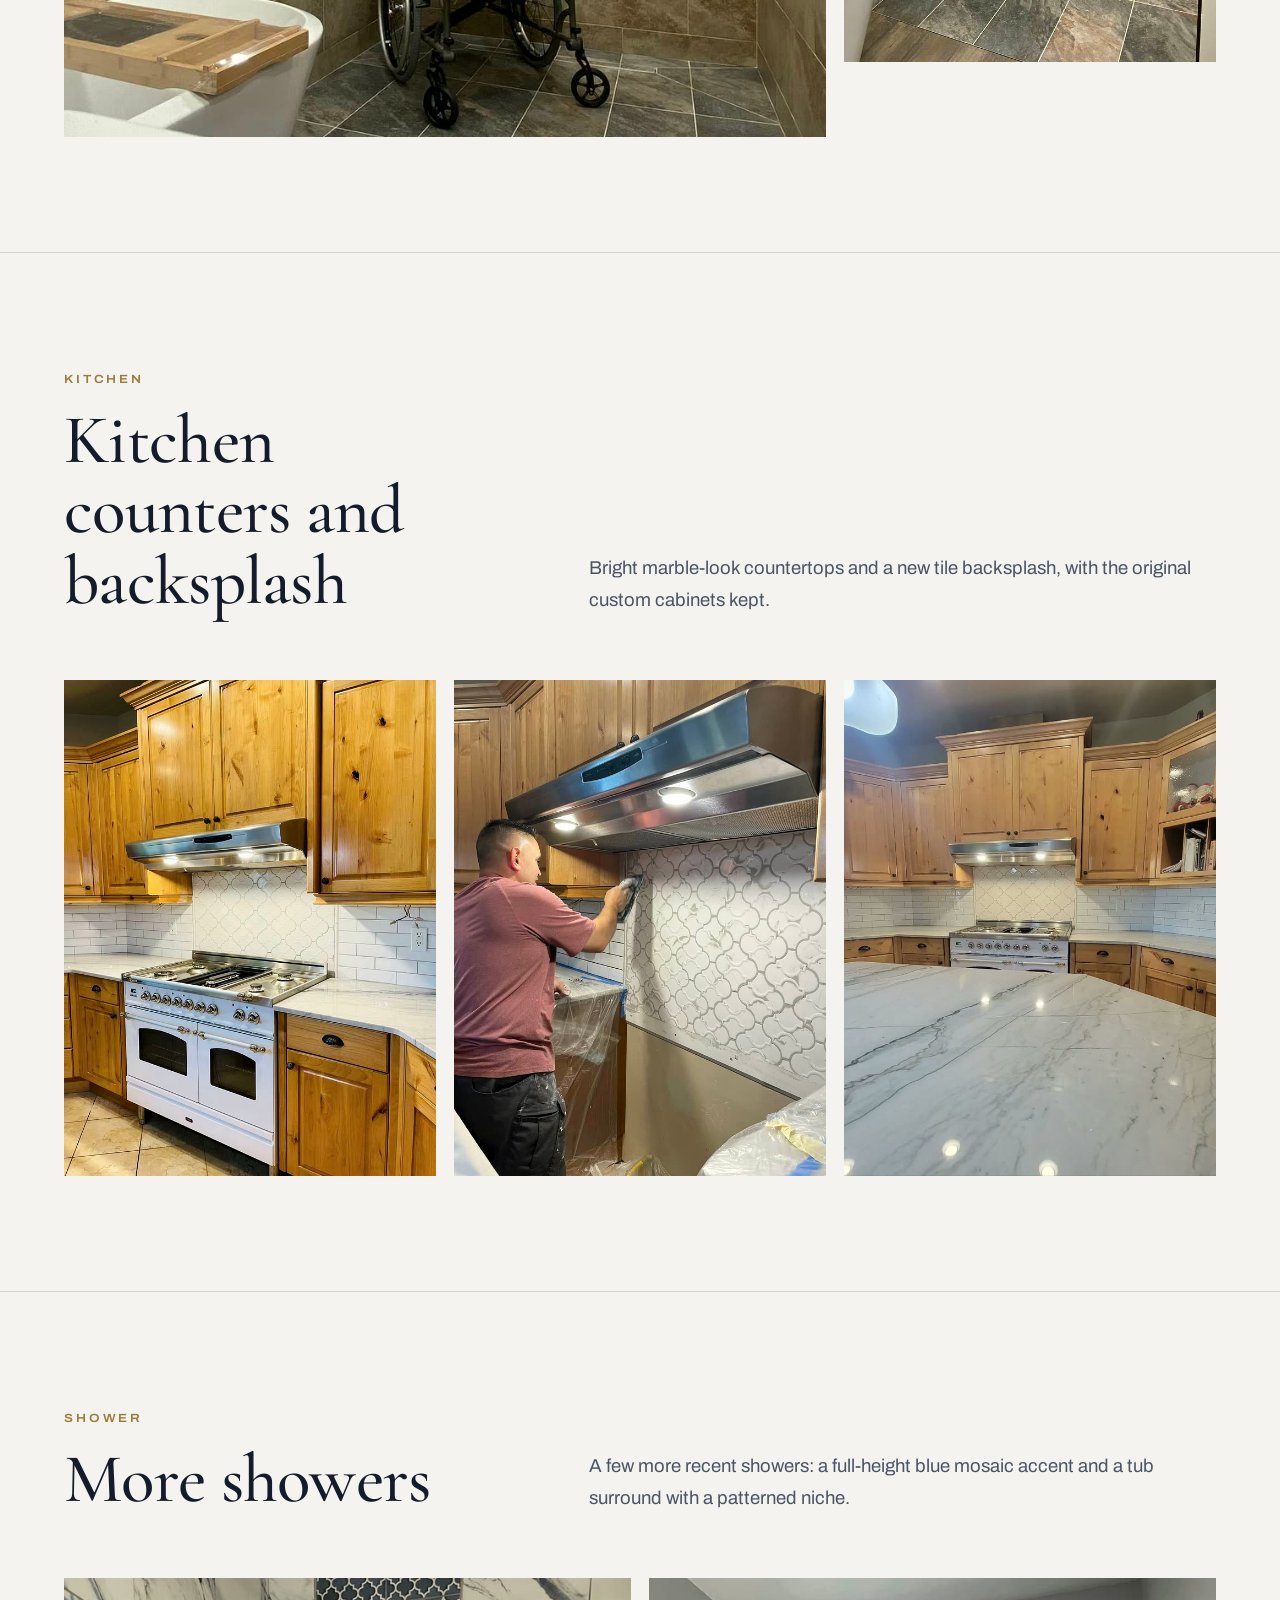
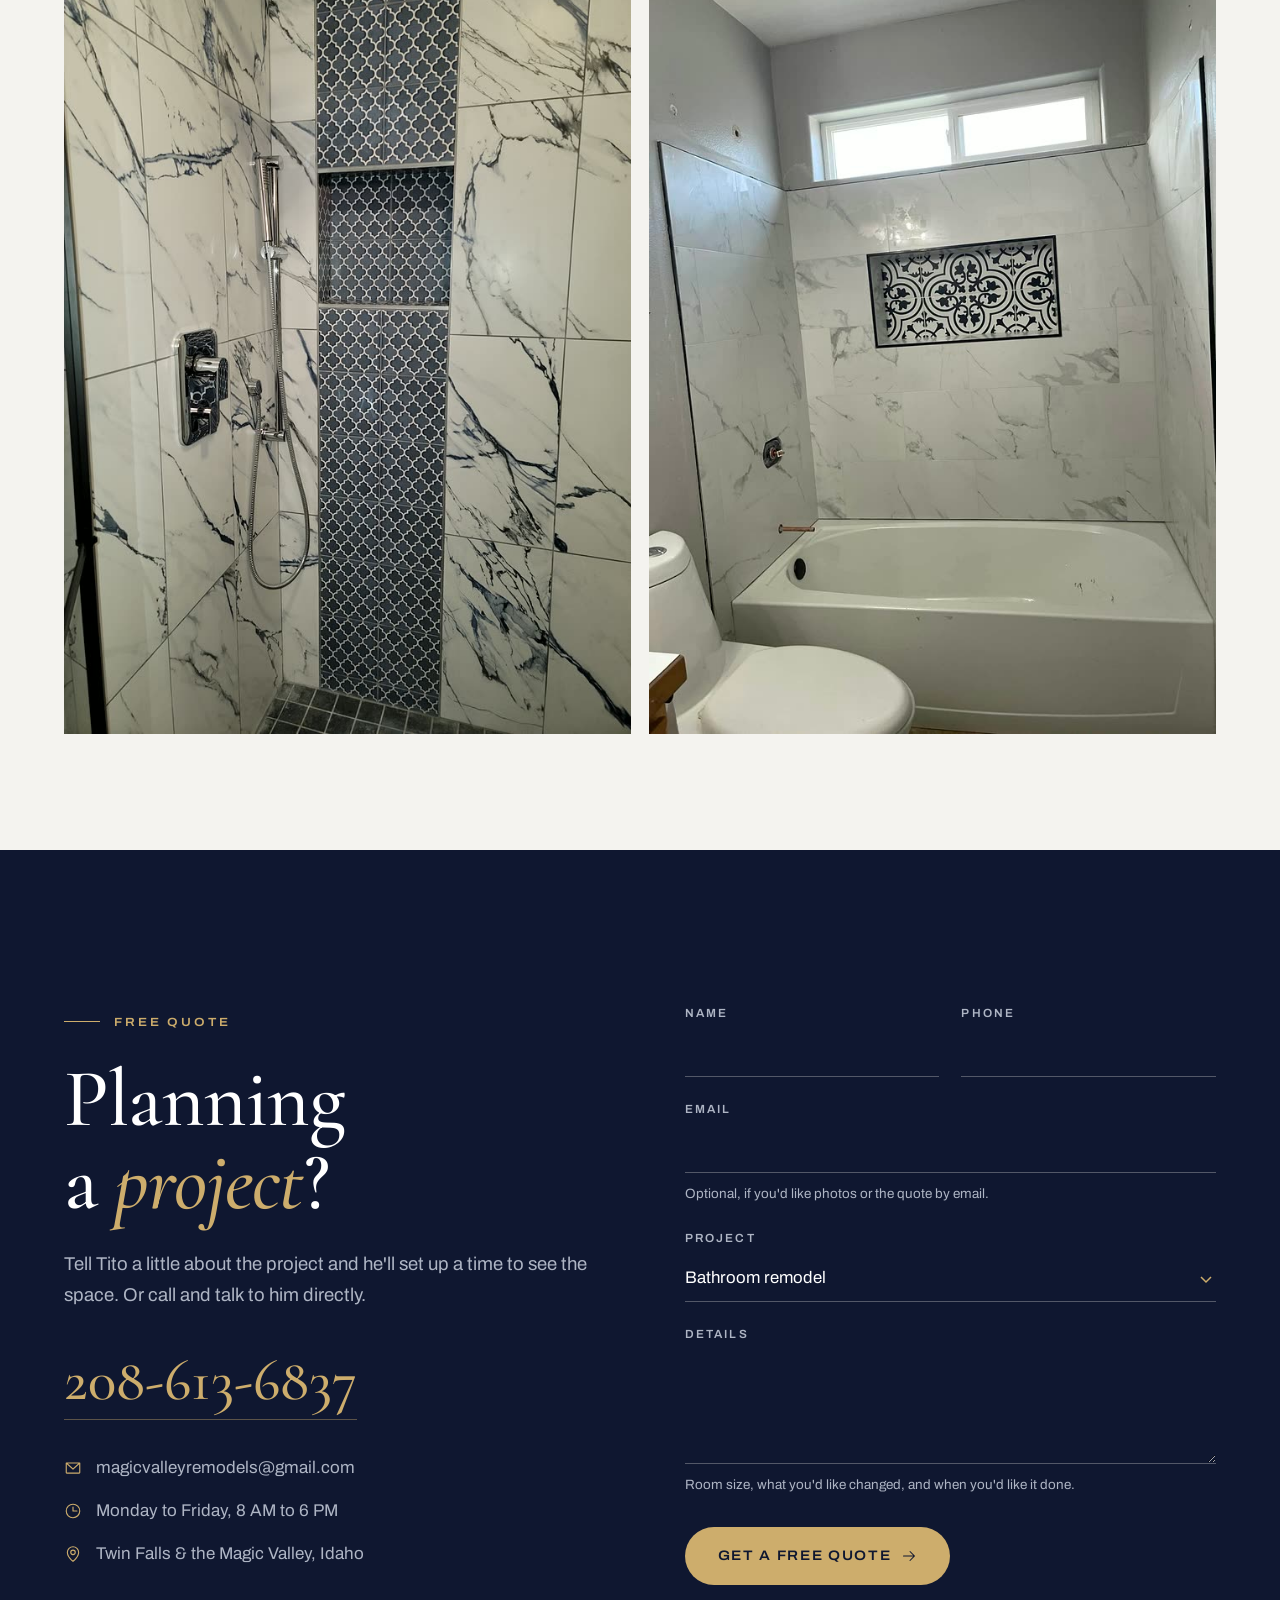
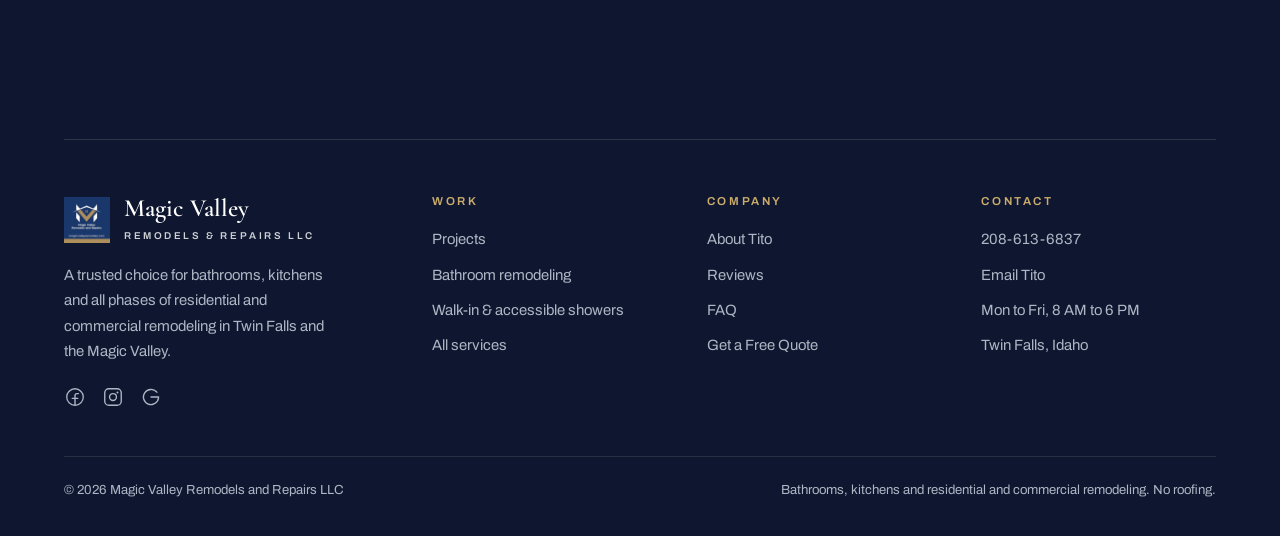
<file: projects/index.html>
<!DOCTYPE html>
<html lang="en">
<head>
  <meta charset="UTF-8">
  <meta name="viewport" content="width=device-width, initial-scale=1.0">
  <title>Projects | Magic Valley Remodels &amp; Repairs, Twin Falls, ID</title>
  <meta name="description" content="Recent bathroom, shower, accessible shower and kitchen projects by Magic Valley Remodels & Repairs in Twin Falls and the Magic Valley, Idaho.">
  <link rel="canonical" href="https://magicvalleyremodels.com/projects/">
  <meta property="og:type" content="website">
  <meta property="og:site_name" content="Magic Valley Remodels &amp; Repairs">
  <meta property="og:title" content="Projects | Magic Valley Remodels &amp; Repairs, Twin Falls, ID">
  <meta property="og:description" content="Recent bathroom, shower, accessible shower and kitchen projects by Magic Valley Remodels & Repairs in Twin Falls and the Magic Valley, Idaho.">
  <meta property="og:image" content="https://magicvalleyremodels.com/img/og.jpg">
  <meta property="og:url" content="https://magicvalleyremodels.com/projects/">
  <meta name="twitter:card" content="summary_large_image">
  <meta name="theme-color" content="#0f1730">
  <meta name="geo.region" content="US-ID">
  <meta name="geo.placename" content="Twin Falls">
  <link rel="icon" href="../images/logo.jpg">
  <link rel="preload" href="../fonts/cormorant-latin.woff2" as="font" type="font/woff2" crossorigin>
  <link rel="preload" href="../fonts/archivo-latin.woff2" as="font" type="font/woff2" crossorigin>
  <link rel="stylesheet" href="../styles.css">
  <script>document.documentElement.classList.add('js')</script>
  <script type="application/ld+json">{"@context": "https://schema.org", "@type": "CollectionPage", "name": "Projects", "url": "https://magicvalleyremodels.com/projects/", "about": {"@id": "https://magicvalleyremodels.com/#business"}}</script>
  <script type="application/ld+json">{"@context": "https://schema.org", "@type": "BreadcrumbList", "itemListElement": [{"@type": "ListItem", "position": 1, "name": "Home", "item": "https://magicvalleyremodels.com/"}, {"@type": "ListItem", "position": 2, "name": "Projects", "item": "https://magicvalleyremodels.com/projects/"}]}</script>
</head>
<body class="page">
  <div class="util"><div class="wrap">
    <div class="grp"><span><svg class="icon" aria-hidden="true"><use href="../icons.svg#i-map-pin"/></svg>Twin Falls &amp; the Magic Valley</span><span class="hide-sm"><svg class="icon" aria-hidden="true"><use href="../icons.svg#i-clock"/></svg>Mon to Fri, 8 AM to 6 PM</span></div>
    <div class="grp util-r">
      <span class="util-soc">
        <a href="https://www.facebook.com/magicvalleyremodelsandrepairs" target="_blank" rel="noopener" aria-label="Facebook"><svg class="icon" aria-hidden="true"><use href="../icons.svg#i-facebook-logo"/></svg></a>
        <a href="https://www.instagram.com/magic_valley_remodels/" target="_blank" rel="noopener" aria-label="Instagram"><svg class="icon" aria-hidden="true"><use href="../icons.svg#i-instagram-logo"/></svg></a>
        <a href="https://www.google.com/maps?cid=8080386999738490906" target="_blank" rel="noopener" aria-label="Google reviews"><svg class="icon" aria-hidden="true"><use href="../icons.svg#i-google-logo"/></svg></a>
      </span>
      <a href="tel:+12086136837"><svg class="icon" aria-hidden="true"><use href="../icons.svg#i-phone"/></svg>208-613-6837</a>
    </div>
  </div></div>
  <nav class="nav" id="nav" aria-label="Main"><div class="wrap">
    <a class="brand" href="../" aria-label="Magic Valley Remodels and Repairs, home">
      <img src="../images/logo.jpg" alt="" width="46" height="46">
      <span><span class="bn">Magic Valley</span><span class="bs">Remodels &amp; Repairs</span></span>
    </a>
    <button class="menu-btn" aria-label="Menu" aria-expanded="false" aria-controls="menu"><svg class="icon i-open" aria-hidden="true"><use href="../icons.svg#i-list"/></svg><svg class="icon i-close" aria-hidden="true"><use href="../icons.svg#i-x"/></svg></button>
    <ul class="links" id="menu">
      <li><a href="../projects/" aria-current="page">Projects</a></li>
      <li><a href="../bathroom-remodeling/">Bathrooms</a></li>
      <li><a href="../walk-in-showers/">Showers</a></li>
      <li><a href="../#services">Services</a></li>
      <li><a href="../#about">About</a></li>
      <li class="nav-soc">
        <a href="https://www.facebook.com/magicvalleyremodelsandrepairs" target="_blank" rel="noopener" aria-label="Facebook"><svg class="icon" aria-hidden="true"><use href="../icons.svg#i-facebook-logo"/></svg></a>
        <a href="https://www.instagram.com/magic_valley_remodels/" target="_blank" rel="noopener" aria-label="Instagram"><svg class="icon" aria-hidden="true"><use href="../icons.svg#i-instagram-logo"/></svg></a>
        <a href="https://www.google.com/maps?cid=8080386999738490906" target="_blank" rel="noopener" aria-label="Google reviews"><svg class="icon" aria-hidden="true"><use href="../icons.svg#i-google-logo"/></svg></a>
      </li>
      <li><a class="btn btn-navy" href="#quote">Get a Free Quote</a></li>
    </ul>
  </div></nav>

  <main>
  <section class="page-head">
    <div class="wrap">
      <nav class="crumbs" aria-label="Breadcrumb"><a href="../">Home</a> / Projects</nav>
      <h1 data-r>Recent <em>projects</em>.</h1>
      <p class="lead" data-r data-d="1">Bathrooms, showers and kitchens from around Twin Falls and the Magic Valley. Select any photo to see it full size.</p>
    </div>
  </section>
  <section class="proj" id="navy">
    <div class="wrap">
      <div class="proj-head">
        <div data-r><span class="caps">Bathroom</span><h2>Navy primary bath</h2></div>
        <p class="lead" data-r data-d="1">Freestanding soaking tub under a crystal chandelier, custom navy wainscoting, and a navy vanity with a quartz top and framed mirror.</p>
      </div>
      <div class="gal">
        <a class="big" href="../img/navy-tub.jpg" data-r><img src="../img/navy-tub-s.jpg" srcset="../img/navy-tub-s.jpg 900w, ../img/navy-tub.jpg 1800w" sizes="(max-width: 900px) 100vw, 50vw" alt="Freestanding soaking tub with navy wainscoting and a crystal chandelier" loading="lazy"></a>
        <a class="big" href="../img/navy-vanity.jpg" data-r><img src="../img/navy-vanity-s.jpg" srcset="../img/navy-vanity-s.jpg 900w, ../img/navy-vanity.jpg 1800w" sizes="(max-width: 900px) 100vw, 50vw" alt="Navy vanity with quartz top and framed mirror" loading="lazy"></a>
      </div>
    </div>
  </section>
  <section class="proj" id="suite">
    <div class="wrap">
      <div class="proj-head">
        <div data-r><span class="caps">Bathroom</span><h2>Primary suite with chandelier</h2></div>
        <p class="lead" data-r data-d="1">Glass walk-in shower, freestanding tub under the window, a dark double vanity with a tower cabinet and granite tops, and a soaking-tub nook with a herringbone accent.</p>
      </div>
      <div class="gal">
        <a class="big" href="../img/suite-chandelier.jpg" data-r><img src="../img/suite-chandelier-s.jpg" srcset="../img/suite-chandelier-s.jpg 900w, ../img/suite-chandelier.jpg 1800w" sizes="(max-width: 900px) 100vw, 50vw" alt="Primary bath with orb chandelier, glass shower and dark vanity" loading="lazy"></a>
        <a class="big" href="../img/suite-glass.jpg" data-r><img src="../img/suite-glass-s.jpg" srcset="../img/suite-glass-s.jpg 900w, ../img/suite-glass.jpg 1800w" sizes="(max-width: 900px) 100vw, 50vw" alt="Glass shower and freestanding tub seen from the doorway" loading="lazy"></a>
        <a class="l" href="../img/double-vanity.jpg" data-r><img src="../img/double-vanity-s.jpg" srcset="../img/double-vanity-s.jpg 900w, ../img/double-vanity.jpg 1800w" sizes="(max-width: 900px) 100vw, 50vw" alt="Dark double vanity with a tower cabinet, granite tops and round mirrors" loading="lazy"></a>
        <a class="p" href="../img/suite-herringbone.jpg" data-r><img src="../img/suite-herringbone-s.jpg" srcset="../img/suite-herringbone-s.jpg 900w, ../img/suite-herringbone.jpg 1800w" sizes="(max-width: 900px) 100vw, 50vw" alt="Soaking tub with a black herringbone accent wall" loading="lazy"></a>
        <a class="big" href="../img/suite-vanity.jpg" data-r><img src="../img/suite-vanity-s.jpg" srcset="../img/suite-vanity-s.jpg 900w, ../img/suite-vanity.jpg 1800w" sizes="(max-width: 900px) 100vw, 50vw" alt="Double vanity with tower cabinet seen from the side" loading="lazy"></a>
        <a class="big" href="../img/suite-wide.jpg" data-r><img src="../img/suite-wide-s.jpg" srcset="../img/suite-wide-s.jpg 900w, ../img/suite-wide.jpg 1800w" sizes="(max-width: 900px) 100vw, 50vw" alt="Primary bath with chandelier, barn door and tub under the window" loading="lazy"></a>
      </div>
    </div>
  </section>
  <section class="proj" id="marbletile">
    <div class="wrap">
      <div class="proj-head">
        <div data-r><span class="caps">Bathroom</span><h2>Marble-tile bath</h2></div>
        <p class="lead" data-r data-d="1">Marble-look tile from floor to ceiling around the tub, a recessed niche, a window kept in the tile, and a white vanity with a vessel sink.</p>
      </div>
      <div class="gal">
        <a class="big" href="../img/tile-tub.jpg" data-r><img src="../img/tile-tub-s.jpg" srcset="../img/tile-tub-s.jpg 900w, ../img/tile-tub.jpg 1800w" sizes="(max-width: 900px) 100vw, 50vw" alt="Tub surround in large marble-look tile with a recessed niche and window" loading="lazy"></a>
        <a class="big" href="../img/vanity-tub.jpg" data-r><img src="../img/vanity-tub-s.jpg" srcset="../img/vanity-tub-s.jpg 900w, ../img/vanity-tub.jpg 1800w" sizes="(max-width: 900px) 100vw, 50vw" alt="White vanity with a vessel sink beside the marble-tile tub and floor" loading="lazy"></a>
      </div>
    </div>
  </section>
  <section class="proj" id="marble">
    <div class="wrap">
      <div class="proj-head">
        <div data-r><span class="caps">Shower</span><h2>Marble walk-in shower and soaking tub</h2></div>
        <p class="lead" data-r data-d="1">Large-format marble-look tile, a herringbone shower floor with a linear drain, a mosaic niche, and a freestanding tub with a floor-mounted faucet.</p>
      </div>
      <div class="gal">
        <a class="l" href="../img/marble-tub.jpg" data-r><img src="../img/marble-tub-s.jpg" srcset="../img/marble-tub-s.jpg 900w, ../img/marble-tub.jpg 1800w" sizes="(max-width: 900px) 100vw, 50vw" alt="Freestanding tub with floor-mounted faucet beside a marble-look walk-in shower" loading="lazy"></a>
        <a class="p" href="../img/marble-drain.jpg" data-r><img src="../img/marble-drain-s.jpg" srcset="../img/marble-drain-s.jpg 900w, ../img/marble-drain.jpg 1800w" sizes="(max-width: 900px) 100vw, 50vw" alt="Herringbone shower floor with a linear drain" loading="lazy"></a>
        <a class="l" href="../img/marble-room.jpg" data-r><img src="../img/marble-room-s.jpg" srcset="../img/marble-room-s.jpg 900w, ../img/marble-room.jpg 1800w" sizes="(max-width: 900px) 100vw, 50vw" alt="Walk-in shower entrance and freestanding tub" loading="lazy"></a>
        <a class="p" href="../img/marble-niche.jpg" data-r><img src="../img/marble-niche-s.jpg" srcset="../img/marble-niche-s.jpg 900w, ../img/marble-niche.jpg 1800w" sizes="(max-width: 900px) 100vw, 50vw" alt="Marble-look shower wall with a mosaic niche and hand shower" loading="lazy"></a>
        <a class="p" href="../img/marble-walkin.jpg" data-r><img src="../img/marble-walkin-s.jpg" srcset="../img/marble-walkin-s.jpg 900w, ../img/marble-walkin.jpg 1800w" sizes="(max-width: 900px) 100vw, 50vw" alt="Open walk-in shower with mosaic niche" loading="lazy"></a>
        <a class="p" href="../img/marble-floor.jpg" data-r><img src="../img/marble-floor-s.jpg" srcset="../img/marble-floor-s.jpg 900w, ../img/marble-floor.jpg 1800w" sizes="(max-width: 900px) 100vw, 50vw" alt="Herringbone tile floor inside the walk-in shower" loading="lazy"></a>
        <a class="p" href="../img/marble-shower2.jpg" data-r><img src="../img/marble-shower2-s.jpg" srcset="../img/marble-shower2-s.jpg 900w, ../img/marble-shower2.jpg 1800w" sizes="(max-width: 900px) 100vw, 50vw" alt="Marble-look shower with brushed nickel fixtures" loading="lazy"></a>
      </div>
    </div>
  </section>
  <section class="proj" id="pattern">
    <div class="wrap">
      <div class="proj-head">
        <div data-r><span class="caps">Shower</span><h2>Patterned-tile shower and soaking tub</h2></div>
        <p class="lead" data-r data-d="1">Marble-look walk-in shower with a black and white patterned niche, matte black fixtures and glass, beside a freestanding tub.</p>
      </div>
      <div class="gal">
        <a class="p" href="../img/pattern-niche.jpg" data-r><img src="../img/pattern-niche-s.jpg" srcset="../img/pattern-niche-s.jpg 900w, ../img/pattern-niche.jpg 1800w" sizes="(max-width: 900px) 100vw, 50vw" alt="Walk-in shower with a black and white patterned tile niche" loading="lazy"></a>
        <a class="p" href="../img/pattern-glass.jpg" data-r><img src="../img/pattern-glass-s.jpg" srcset="../img/pattern-glass-s.jpg 900w, ../img/pattern-glass.jpg 1800w" sizes="(max-width: 900px) 100vw, 50vw" alt="Patterned niche seen through the glass shower panel" loading="lazy"></a>
        <a class="p" href="../img/pattern-tub.jpg" data-r><img src="../img/pattern-tub-s.jpg" srcset="../img/pattern-tub-s.jpg 900w, ../img/pattern-tub.jpg 1800w" sizes="(max-width: 900px) 100vw, 50vw" alt="White freestanding tub with a matte black floor-mounted faucet" loading="lazy"></a>
      </div>
    </div>
  </section>
  <section class="proj" id="accessible">
    <div class="wrap">
      <div class="proj-head">
        <div data-r><span class="caps">Accessible</span><h2>Accessible roll-in shower</h2></div>
        <p class="lead" data-r data-d="1">A roll-in shower built for a wheelchair user, with grab bars, a tiled niche and an accent band.</p>
      </div>
      <div class="gal">
        <a class="l" href="../img/access-wide.jpg" data-r><img src="../img/access-wide-s.jpg" srcset="../img/access-wide-s.jpg 900w, ../img/access-wide.jpg 1800w" sizes="(max-width: 900px) 100vw, 50vw" alt="Roll-in shower with grab bars and a wheelchair inside" loading="lazy"></a>
        <a class="p" href="../img/access-tall.jpg" data-r><img src="../img/access-tall-s.jpg" srcset="../img/access-tall-s.jpg 900w, ../img/access-tall.jpg 1800w" sizes="(max-width: 900px) 100vw, 50vw" alt="Roll-in shower with tiled niche and accent band" loading="lazy"></a>
      </div>
    </div>
  </section>
  <section class="proj" id="kitchen">
    <div class="wrap">
      <div class="proj-head">
        <div data-r><span class="caps">Kitchen</span><h2>Kitchen counters and backsplash</h2></div>
        <p class="lead" data-r data-d="1">Bright marble-look countertops and a new tile backsplash, with the original custom cabinets kept.</p>
      </div>
      <div class="gal">
        <a class="p" href="../img/kitchen-range.jpg" data-r><img src="../img/kitchen-range-s.jpg" srcset="../img/kitchen-range-s.jpg 900w, ../img/kitchen-range.jpg 1800w" sizes="(max-width: 900px) 100vw, 50vw" alt="Kitchen with white range, new counters and tile backsplash" loading="lazy"></a>
        <a class="p" href="../img/kitchen-tito.jpg" data-r><img src="../img/kitchen-tito-s.jpg" srcset="../img/kitchen-tito-s.jpg 900w, ../img/kitchen-tito.jpg 1800w" sizes="(max-width: 900px) 100vw, 50vw" alt="Tito setting the backsplash tile" loading="lazy"></a>
        <a class="p" href="../img/kitchen-after.jpg" data-r><img src="../img/kitchen-after-s.jpg" srcset="../img/kitchen-after-s.jpg 900w, ../img/kitchen-after.jpg 1800w" sizes="(max-width: 900px) 100vw, 50vw" alt="Kitchen with marble-look counters after the remodel" loading="lazy"></a>
      </div>
    </div>
  </section>
  <section class="proj" id="more">
    <div class="wrap">
      <div class="proj-head">
        <div data-r><span class="caps">Shower</span><h2>More showers</h2></div>
        <p class="lead" data-r data-d="1">A few more recent showers: a full-height blue mosaic accent and a tub surround with a patterned niche.</p>
      </div>
      <div class="gal">
        <a class="big" href="../img/mosaic-shower.jpg" data-r><img src="../img/mosaic-shower-s.jpg" srcset="../img/mosaic-shower-s.jpg 900w, ../img/mosaic-shower.jpg 1800w" sizes="(max-width: 900px) 100vw, 50vw" alt="Marble-look shower with a full-height blue mosaic accent" loading="lazy"></a>
        <a class="big" href="../img/tub-niche.jpg" data-r><img src="../img/tub-niche-s.jpg" srcset="../img/tub-niche-s.jpg 900w, ../img/tub-niche.jpg 1800w" sizes="(max-width: 900px) 100vw, 50vw" alt="Tub surround with a patterned niche under the window" loading="lazy"></a>
      </div>
    </div>
  </section>
  </main>
  <div class="lb" role="dialog" aria-modal="true" aria-label="Photo viewer">
    <img alt="">
    <p></p>
    <button class="x" type="button" aria-label="Close"><svg class="icon" aria-hidden="true"><use href="../icons.svg#i-x"/></svg></button>
    <button class="pv" type="button" aria-label="Previous photo"><svg class="icon" aria-hidden="true"><use href="../icons.svg#i-arrow-right"/></svg></button>
    <button class="nx" type="button" aria-label="Next photo"><svg class="icon" aria-hidden="true"><use href="../icons.svg#i-arrow-right"/></svg></button>
  </div>

  <section class="cta sec" id="quote" style="padding-bottom:0">
    <div class="wrap">
      <div class="cta-grid">
        <div data-r>
          <span class="caps label" style="color:var(--gold-soft)">Free quote</span>
          <h2>Planning a <em>project</em>?</h2>
          <p class="lead">Tell Tito a little about the project and he'll set up a time to see the space. Or call and talk to him directly.</p>
          <a class="phone-xl" href="tel:+12086136837">208-613-6837</a>
          <ul class="contact">
            <li><svg class="icon" aria-hidden="true"><use href="../icons.svg#i-envelope-simple"/></svg><a href="mailto:magicvalleyremodels@gmail.com">magicvalleyremodels@gmail.com</a></li>
            <li><svg class="icon" aria-hidden="true"><use href="../icons.svg#i-clock"/></svg>Monday to Friday, 8 AM to 6 PM</li>
            <li><svg class="icon" aria-hidden="true"><use href="../icons.svg#i-map-pin"/></svg>Twin Falls &amp; the Magic Valley, Idaho</li>
          </ul>
        </div>
        <form class="form" data-r data-d="1" action="https://formsubmit.co/magicvalleyremodels@gmail.com" method="POST">
          <input type="hidden" name="_subject" value="New quote request from the website">
          <input type="hidden" name="_template" value="table">
          <input type="text" name="_honey" class="hp" tabindex="-1" autocomplete="off" aria-hidden="true">
          <div class="row">
            <div class="field"><label for="f-name">Name</label><input id="f-name" name="Name" autocomplete="name" required></div>
            <div class="field"><label for="f-phone">Phone</label><input id="f-phone" name="Phone" type="tel" autocomplete="tel" required></div>
          </div>
          <div class="field"><label for="f-email">Email</label><input id="f-email" name="email" type="email" autocomplete="email"><span class="hint">Optional, if you'd like photos or the quote by email.</span></div>
          <div class="field"><label for="f-project">Project</label>
            <select id="f-project" name="Project">
              <option>Bathroom remodel</option><option>Walk-in or accessible shower</option><option>Tub replacement</option>
              <option>Kitchen</option><option>Whole-home remodel</option><option>Commercial project</option><option>Repair or other</option>
            </select>
          </div>
          <div class="field"><label for="f-details">Details</label><textarea id="f-details" name="Details" rows="4"></textarea><span class="hint">Room size, what you'd like changed, and when you'd like it done.</span></div>
          <button class="btn btn-gold" type="submit">Get a Free Quote <svg class="icon" aria-hidden="true"><use href="../icons.svg#i-arrow-right"/></svg></button>
        </form>
      </div>
      <footer class="foot">
        <div>
          <a class="brand" href="../"><img src="../images/logo.jpg" alt="" width="46" height="46"><span><span class="bn">Magic Valley</span><span class="bs">Remodels &amp; Repairs LLC</span></span></a>
          <p class="tag">A trusted choice for bathrooms, kitchens and all phases of residential and commercial remodeling in Twin Falls and the Magic Valley.</p>
          <div class="socials">
            <a href="https://www.facebook.com/magicvalleyremodelsandrepairs" target="_blank" rel="noopener" aria-label="Facebook"><svg class="icon" aria-hidden="true"><use href="../icons.svg#i-facebook-logo"/></svg></a>
            <a href="https://www.instagram.com/magic_valley_remodels/" target="_blank" rel="noopener" aria-label="Instagram"><svg class="icon" aria-hidden="true"><use href="../icons.svg#i-instagram-logo"/></svg></a>
            <a href="https://www.google.com/maps?cid=8080386999738490906" target="_blank" rel="noopener" aria-label="Google reviews"><svg class="icon" aria-hidden="true"><use href="../icons.svg#i-google-logo"/></svg></a>
          </div>
        </div>
        <div><h4>Work</h4><ul>
          <li><a href="../projects/">Projects</a></li>
          <li><a href="../bathroom-remodeling/">Bathroom remodeling</a></li>
          <li><a href="../walk-in-showers/">Walk-in &amp; accessible showers</a></li>
          <li><a href="../#services">All services</a></li></ul></div>
        <div><h4>Company</h4><ul>
          <li><a href="../#about">About Tito</a></li>
          <li><a href="../#reviews">Reviews</a></li>
          <li><a href="../#faq">FAQ</a></li>
          <li><a href="#quote">Get a Free Quote</a></li></ul></div>
        <div><h4>Contact</h4><ul>
          <li><a href="tel:+12086136837">208-613-6837</a></li>
          <li><a href="mailto:magicvalleyremodels@gmail.com">Email Tito</a></li>
          <li>Mon to Fri, 8 AM to 6 PM</li>
          <li>Twin Falls, Idaho</li></ul></div>
      </footer>
      <div class="legal"><span>&copy; <span id="year">2026</span> Magic Valley Remodels and Repairs LLC</span><span>Bathrooms, kitchens and residential and commercial remodeling. No roofing.</span></div>
    </div>
  </section>

  <script src="../main.js" defer></script>
</body>
</html>
</file>
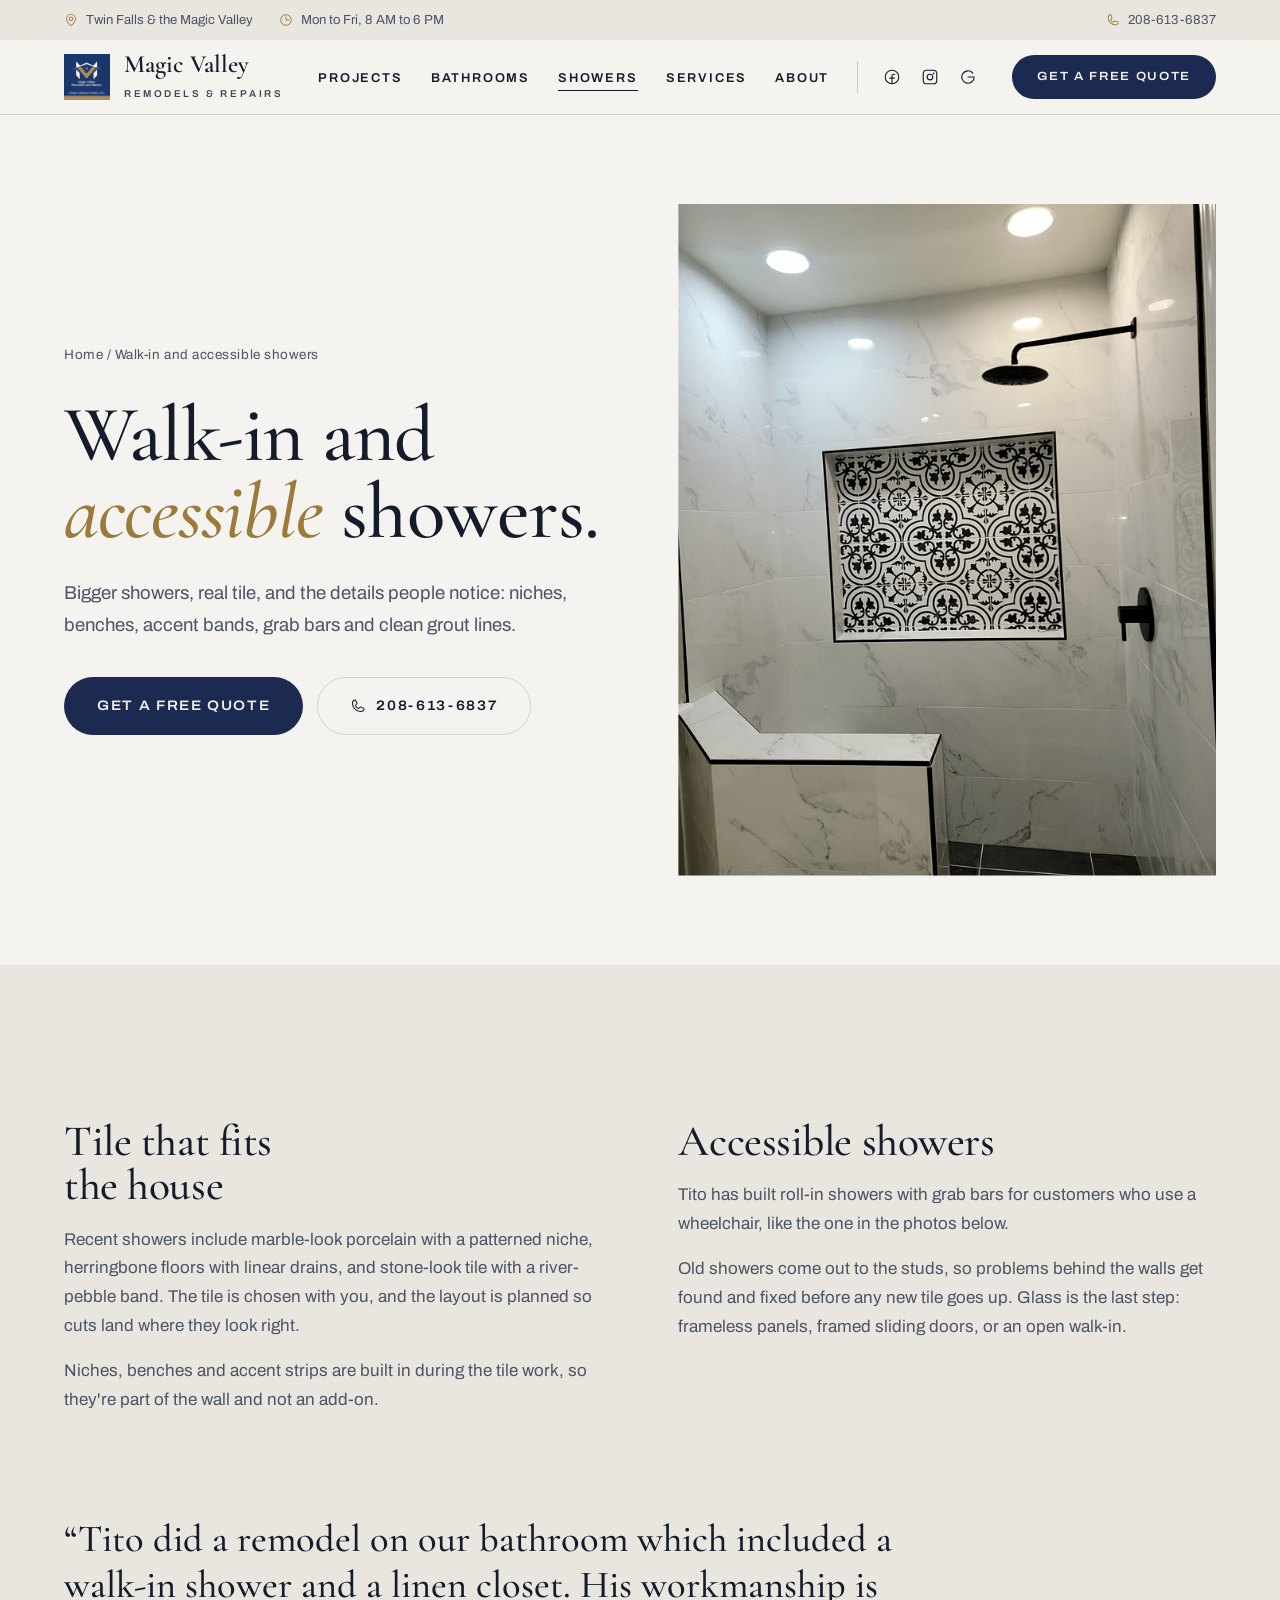
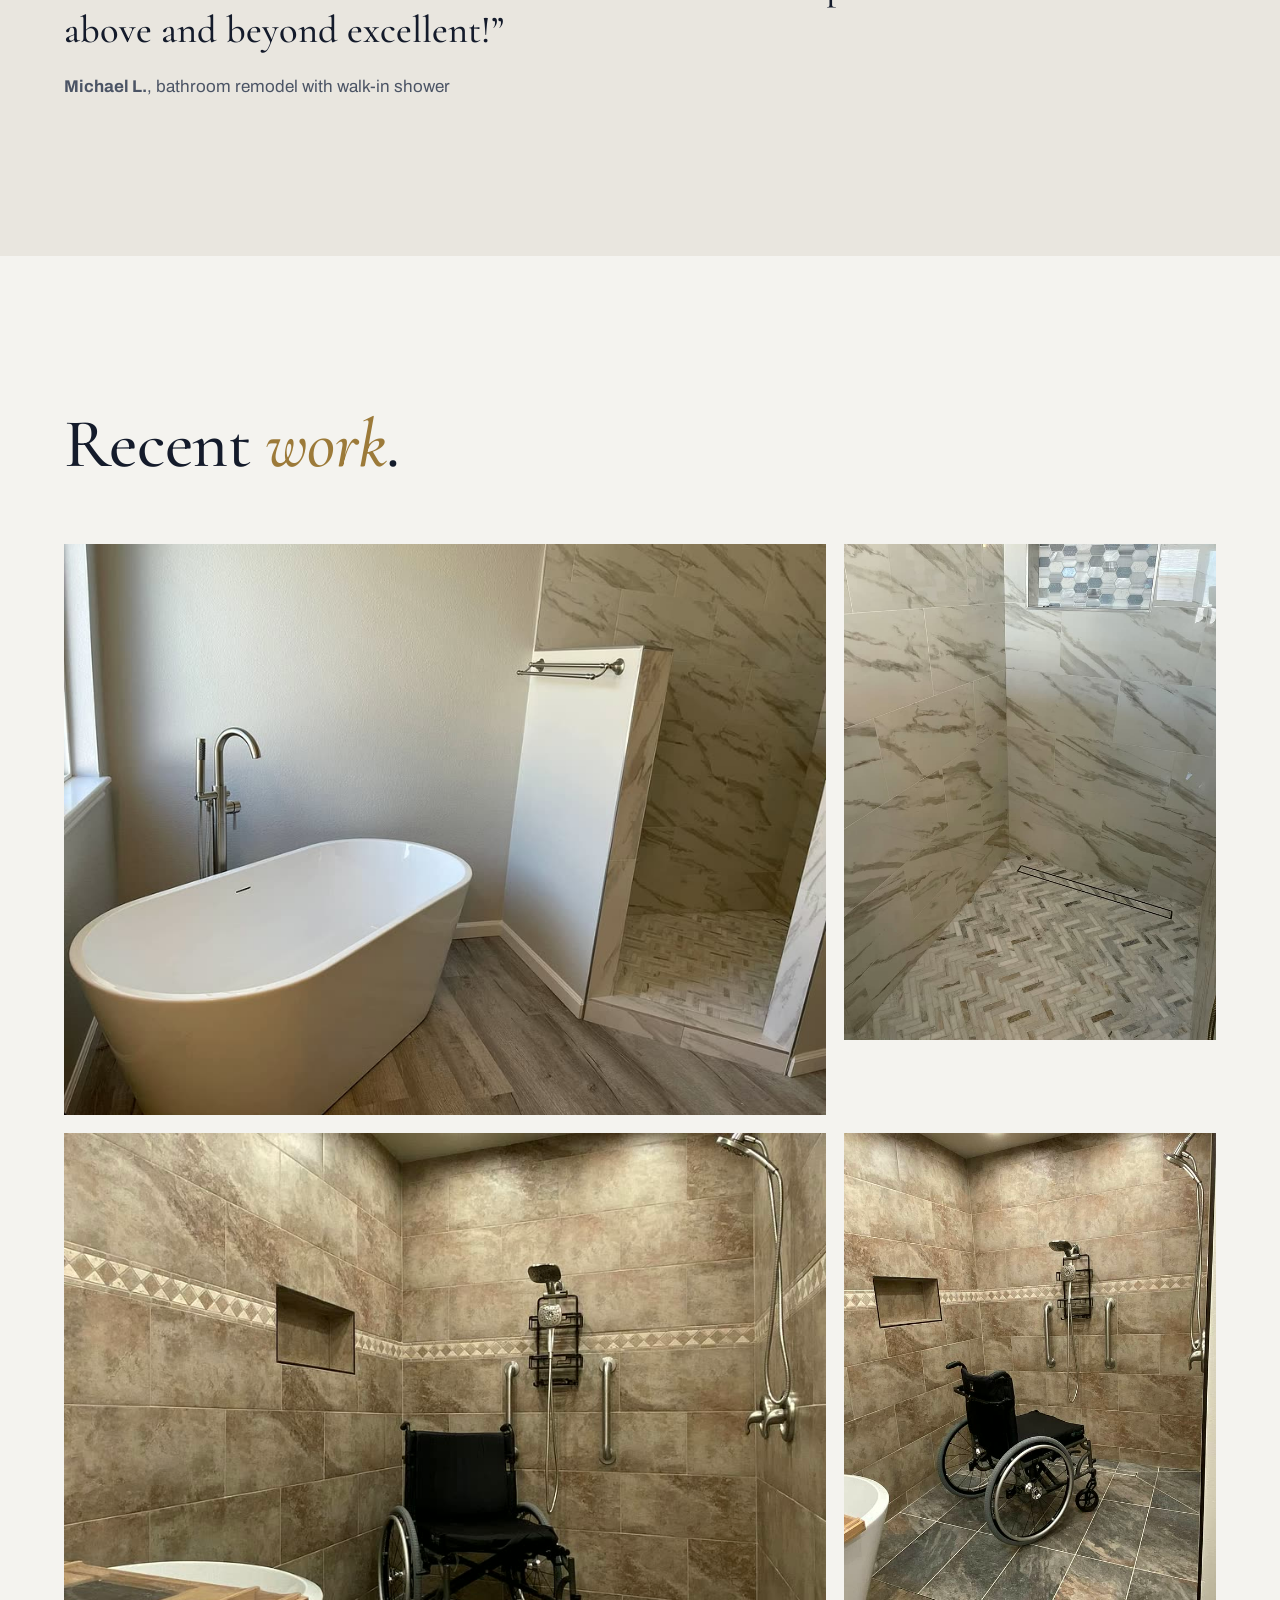
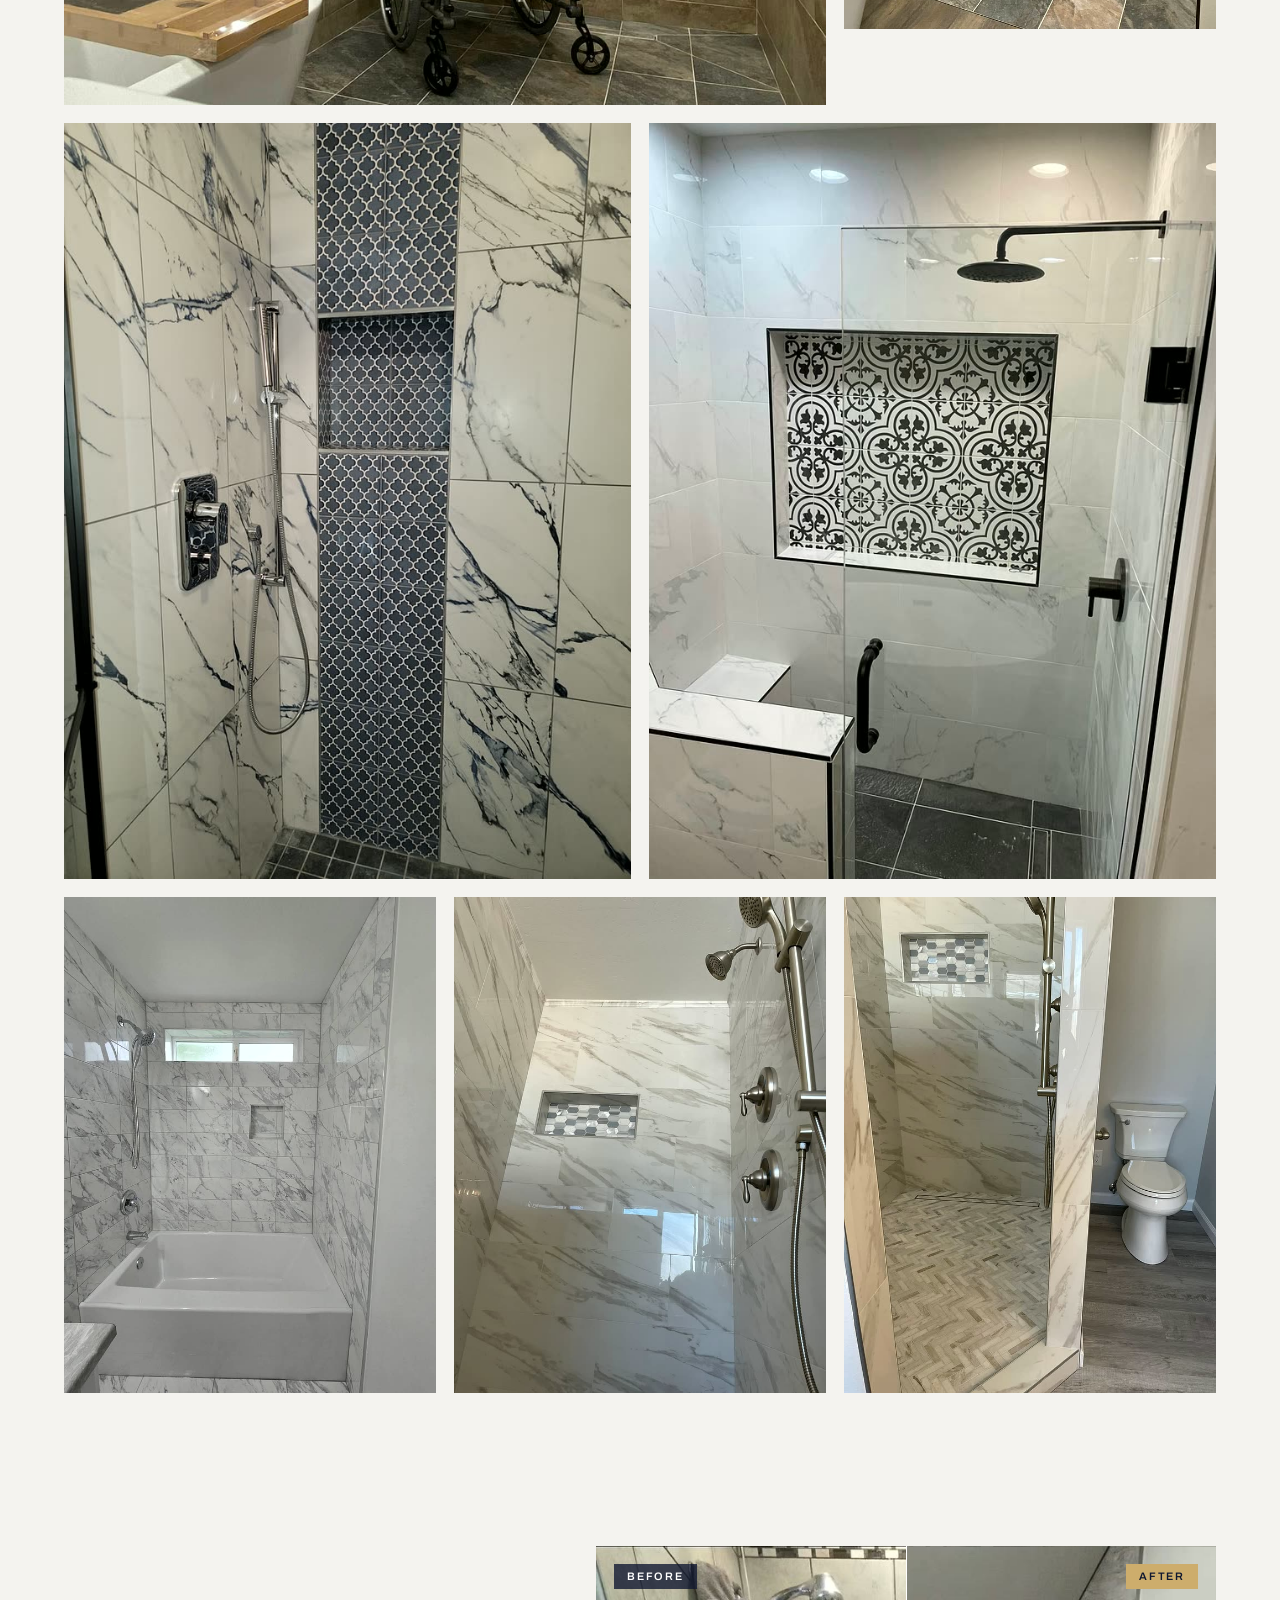
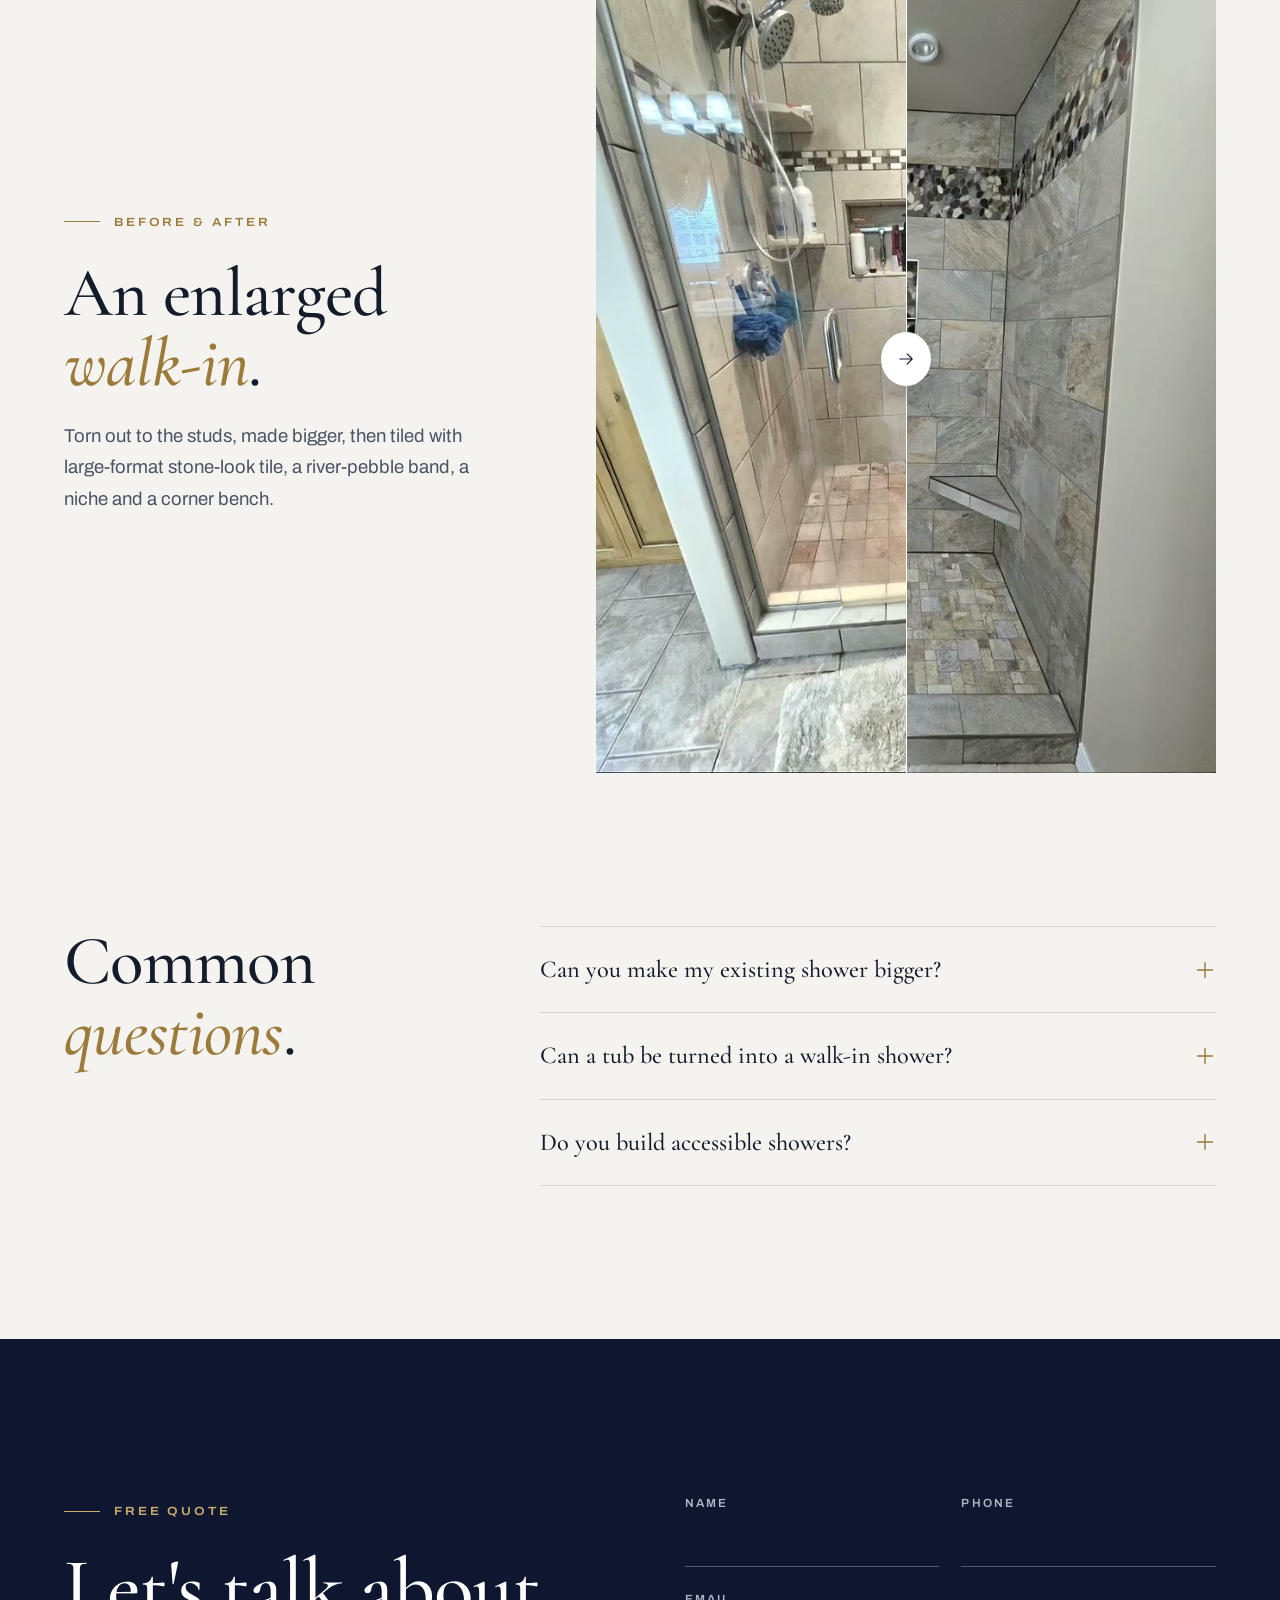
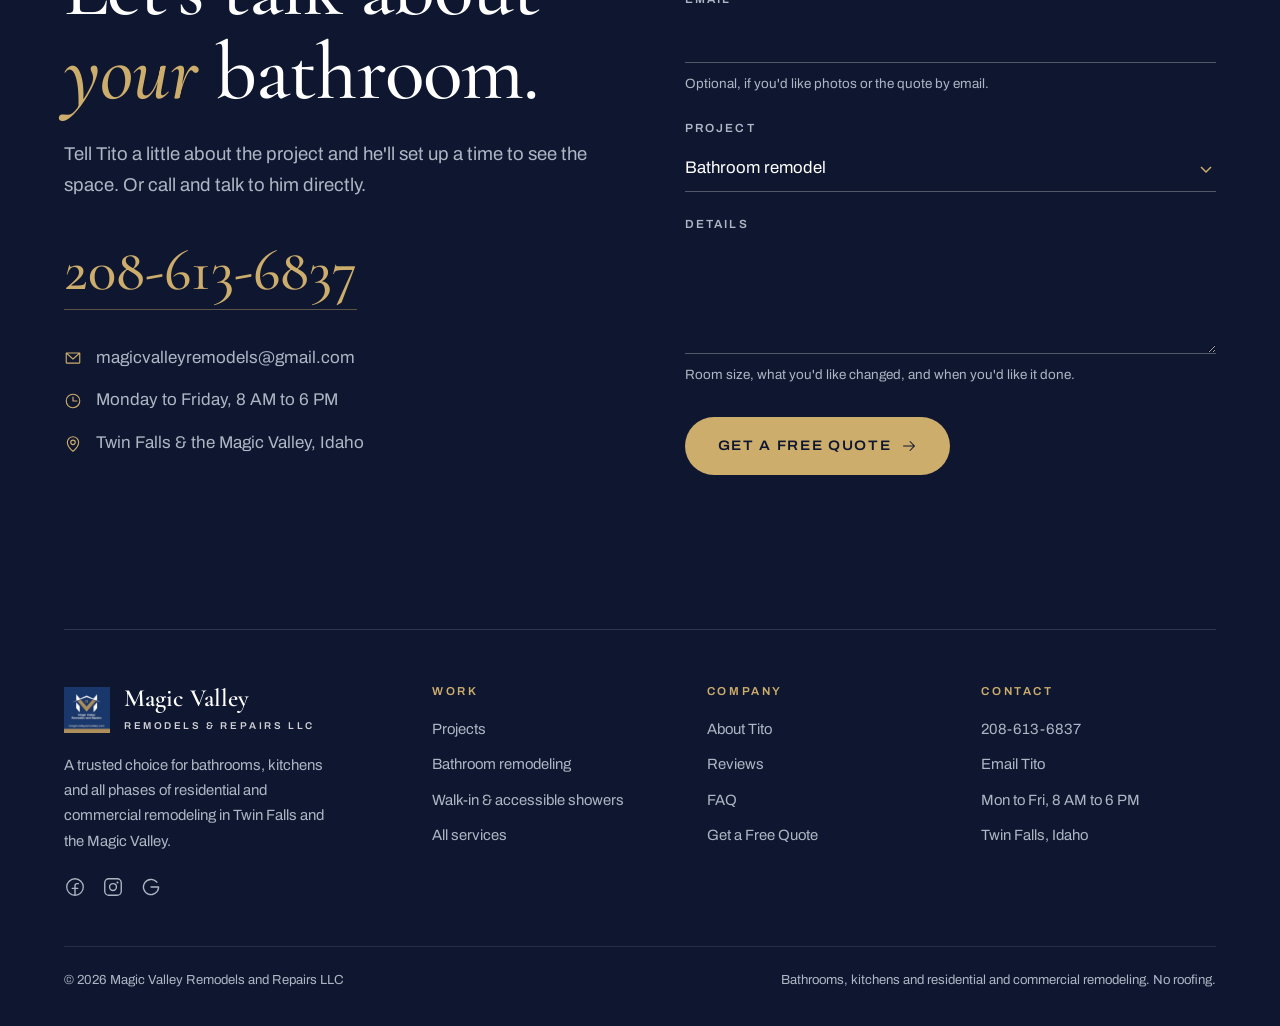
<file: walk-in-showers/index.html>
<!DOCTYPE html>
<html lang="en">
<head>
  <meta charset="UTF-8">
  <meta name="viewport" content="width=device-width, initial-scale=1.0">
  <title>Walk-in &amp; Accessible Showers in Twin Falls, ID | Magic Valley Remodels</title>
  <meta name="description" content="Walk-in tile showers, roll-in accessible showers, shower enlargements, niches and benches in Twin Falls and the Magic Valley. Tito Herrera, 5.0 on Google. Free quotes: 208-613-6837.">
  <link rel="canonical" href="https://magicvalleyremodels.com/walk-in-showers/">
  <meta property="og:type" content="website">
  <meta property="og:site_name" content="Magic Valley Remodels &amp; Repairs">
  <meta property="og:title" content="Walk-in &amp; Accessible Showers in Twin Falls, ID | Magic Valley Remodels">
  <meta property="og:description" content="Walk-in tile showers, roll-in accessible showers, shower enlargements, niches and benches in Twin Falls and the Magic Valley. Tito Herrera, 5.0 on Google. Free quotes: 208-613-6837.">
  <meta property="og:image" content="https://magicvalleyremodels.com/img/pattern-niche.jpg">
  <meta property="og:url" content="https://magicvalleyremodels.com/walk-in-showers/">
  <meta name="twitter:card" content="summary_large_image">
  <meta name="theme-color" content="#0f1730">
  <meta name="geo.region" content="US-ID">
  <meta name="geo.placename" content="Twin Falls">
  <link rel="icon" href="../images/logo.jpg">
  <link rel="preload" href="../fonts/cormorant-latin.woff2" as="font" type="font/woff2" crossorigin>
  <link rel="preload" href="../fonts/archivo-latin.woff2" as="font" type="font/woff2" crossorigin>
  <link rel="stylesheet" href="../styles.css">
  <script>document.documentElement.classList.add('js')</script>
  <script type="application/ld+json">{"@context": "https://schema.org", "@type": "Service", "name": "Walk-in and accessible showers", "serviceType": "Walk-in and accessible shower installation and tile work", "url": "https://magicvalleyremodels.com/walk-in-showers/", "provider": {"@id": "https://magicvalleyremodels.com/#business"}, "areaServed": [{"@type": "City", "name": "Twin Falls, Idaho"}, {"@type": "AdministrativeArea", "name": "Magic Valley, Idaho"}], "image": "https://magicvalleyremodels.com/img/pattern-niche.jpg"}</script>
  <script type="application/ld+json">{"@context": "https://schema.org", "@type": "BreadcrumbList", "itemListElement": [{"@type": "ListItem", "position": 1, "name": "Home", "item": "https://magicvalleyremodels.com/"}, {"@type": "ListItem", "position": 2, "name": "Walk-in and accessible showers", "item": "https://magicvalleyremodels.com/walk-in-showers/"}]}</script>
  <script type="application/ld+json">{"@context": "https://schema.org", "@type": "FAQPage", "mainEntity": [{"@type": "Question", "name": "Can you make my existing shower bigger?", "acceptedAnswer": {"@type": "Answer", "text": "Often, yes. The pebble-band shower on this page was enlarged as part of its remodel. It depends on the walls and plumbing, which Tito checks on the first visit."}}, {"@type": "Question", "name": "Can a tub be turned into a walk-in shower?", "acceptedAnswer": {"@type": "Answer", "text": "Yes. Tub-to-shower conversions are a common request. Call or send the form and he'll look at the space."}}, {"@type": "Question", "name": "Do you build accessible showers?", "acceptedAnswer": {"@type": "Answer", "text": "Yes. Roll-in showers with grab bars are part of the work, as shown on this page."}}]}</script>
</head>
<body class="page">
  <div class="util"><div class="wrap">
    <div class="grp"><span><svg class="icon" aria-hidden="true"><use href="../icons.svg#i-map-pin"/></svg>Twin Falls &amp; the Magic Valley</span><span class="hide-sm"><svg class="icon" aria-hidden="true"><use href="../icons.svg#i-clock"/></svg>Mon to Fri, 8 AM to 6 PM</span></div>
    <div class="grp util-r">
      <span class="util-soc">
        <a href="https://www.facebook.com/magicvalleyremodelsandrepairs" target="_blank" rel="noopener" aria-label="Facebook"><svg class="icon" aria-hidden="true"><use href="../icons.svg#i-facebook-logo"/></svg></a>
        <a href="https://www.instagram.com/magic_valley_remodels/" target="_blank" rel="noopener" aria-label="Instagram"><svg class="icon" aria-hidden="true"><use href="../icons.svg#i-instagram-logo"/></svg></a>
        <a href="https://www.google.com/maps?cid=8080386999738490906" target="_blank" rel="noopener" aria-label="Google reviews"><svg class="icon" aria-hidden="true"><use href="../icons.svg#i-google-logo"/></svg></a>
      </span>
      <a href="tel:+12086136837"><svg class="icon" aria-hidden="true"><use href="../icons.svg#i-phone"/></svg>208-613-6837</a>
    </div>
  </div></div>
  <nav class="nav" id="nav" aria-label="Main"><div class="wrap">
    <a class="brand" href="../" aria-label="Magic Valley Remodels and Repairs, home">
      <img src="../images/logo.jpg" alt="" width="46" height="46">
      <span><span class="bn">Magic Valley</span><span class="bs">Remodels &amp; Repairs</span></span>
    </a>
    <button class="menu-btn" aria-label="Menu" aria-expanded="false" aria-controls="menu"><svg class="icon i-open" aria-hidden="true"><use href="../icons.svg#i-list"/></svg><svg class="icon i-close" aria-hidden="true"><use href="../icons.svg#i-x"/></svg></button>
    <ul class="links" id="menu">
      <li><a href="../projects/">Projects</a></li>
      <li><a href="../bathroom-remodeling/">Bathrooms</a></li>
      <li><a href="../walk-in-showers/" aria-current="page">Showers</a></li>
      <li><a href="../#services">Services</a></li>
      <li><a href="../#about">About</a></li>
      <li class="nav-soc">
        <a href="https://www.facebook.com/magicvalleyremodelsandrepairs" target="_blank" rel="noopener" aria-label="Facebook"><svg class="icon" aria-hidden="true"><use href="../icons.svg#i-facebook-logo"/></svg></a>
        <a href="https://www.instagram.com/magic_valley_remodels/" target="_blank" rel="noopener" aria-label="Instagram"><svg class="icon" aria-hidden="true"><use href="../icons.svg#i-instagram-logo"/></svg></a>
        <a href="https://www.google.com/maps?cid=8080386999738490906" target="_blank" rel="noopener" aria-label="Google reviews"><svg class="icon" aria-hidden="true"><use href="../icons.svg#i-google-logo"/></svg></a>
      </li>
      <li><a class="btn btn-navy" href="#quote">Get a Free Quote</a></li>
    </ul>
  </div></nav>

  <main>
  <section>
    <div class="wrap split-hero">
      <div>
        <nav class="crumbs" aria-label="Breadcrumb"><a href="../">Home</a> / Walk-in and accessible showers</nav>
        <h1 data-r>Walk-in and <em>accessible</em> showers.</h1>
        <p class="lead" data-r data-d="1" style="margin-top:26px">Bigger showers, real tile, and the details people notice: niches, benches, accent bands, grab bars and clean grout lines.</p>
        <div data-r data-d="2" style="margin-top:36px;display:flex;gap:14px;flex-wrap:wrap">
          <a class="btn btn-navy" href="#quote">Get a Free Quote</a>
          <a class="btn btn-line" href="tel:+12086136837"><svg class="icon" aria-hidden="true"><use href="../icons.svg#i-phone"/></svg>208-613-6837</a>
        </div>
      </div>
      <div class="ph" data-r="mask"><img src="../img/pattern-niche-s.jpg" srcset="../img/pattern-niche-s.jpg 900w, ../img/pattern-niche.jpg 1800w" sizes="(max-width: 900px) 100vw, 50vw" alt="Walk-in shower with a black and white patterned tile niche"></div>
    </div>
  </section>
  <section class="svc sec">
    <div class="wrap">
      <div class="prose">
      <div data-r><h2>Tile that fits the house</h2><p>Recent showers include marble-look porcelain with a patterned niche, herringbone floors with linear drains, and stone-look tile with a river-pebble band. The tile is chosen with you, and the layout is planned so cuts land where they look right.</p><p>Niches, benches and accent strips are built in during the tile work, so they're part of the wall and not an add-on.</p></div>
      <div data-r><h2>Accessible showers</h2><p>Tito has built roll-in showers with grab bars for customers who use a wheelchair, like the one in the photos below.</p><p>Old showers come out to the studs, so problems behind the walls get found and fixed before any new tile goes up. Glass is the last step: frameless panels, framed sliding doors, or an open walk-in.</p></div>
      </div>
      <figure class="pull" data-r>
        <blockquote class="quote-text">&ldquo;Tito did a remodel on our bathroom which included a walk-in shower and a linen closet. His workmanship is above and beyond excellent!&rdquo;</blockquote>
        <figcaption><b>Michael L.</b>, bathroom remodel with walk-in shower</figcaption>
      </figure>
    </div>
  </section>
  <section class="sec">
    <div class="wrap">
      <h2 data-r style="margin-bottom:clamp(40px,5vw,72px)">Recent <em>work</em>.</h2>
      <div class="gal">
        <a class="l" href="../img/marble-tub.jpg" data-r><img src="../img/marble-tub-s.jpg" srcset="../img/marble-tub-s.jpg 900w, ../img/marble-tub.jpg 1800w" sizes="(max-width: 900px) 100vw, 50vw" alt="Freestanding tub beside a marble-look walk-in shower" loading="lazy"></a>
        <a class="p" href="../img/marble-drain.jpg" data-r><img src="../img/marble-drain-s.jpg" srcset="../img/marble-drain-s.jpg 900w, ../img/marble-drain.jpg 1800w" sizes="(max-width: 900px) 100vw, 50vw" alt="Herringbone shower floor with a linear drain" loading="lazy"></a>
        <a class="l" href="../img/access-wide.jpg" data-r><img src="../img/access-wide-s.jpg" srcset="../img/access-wide-s.jpg 900w, ../img/access-wide.jpg 1800w" sizes="(max-width: 900px) 100vw, 50vw" alt="Accessible roll-in shower with grab bars" loading="lazy"></a>
        <a class="p" href="../img/access-tall.jpg" data-r><img src="../img/access-tall-s.jpg" srcset="../img/access-tall-s.jpg 900w, ../img/access-tall.jpg 1800w" sizes="(max-width: 900px) 100vw, 50vw" alt="Roll-in shower with tiled niche and accent band" loading="lazy"></a>
        <a class="big" href="../img/mosaic-shower.jpg" data-r><img src="../img/mosaic-shower-s.jpg" srcset="../img/mosaic-shower-s.jpg 900w, ../img/mosaic-shower.jpg 1800w" sizes="(max-width: 900px) 100vw, 50vw" alt="Shower with a full-height blue mosaic accent" loading="lazy"></a>
        <a class="big" href="../img/pattern-glass.jpg" data-r><img src="../img/pattern-glass-s.jpg" srcset="../img/pattern-glass-s.jpg 900w, ../img/pattern-glass.jpg 1800w" sizes="(max-width: 900px) 100vw, 50vw" alt="Patterned niche seen through the glass panel" loading="lazy"></a>
        <a class="p" href="../img/tile-tub.jpg" data-r><img src="../img/tile-tub-s.jpg" srcset="../img/tile-tub-s.jpg 900w, ../img/tile-tub.jpg 1800w" sizes="(max-width: 900px) 100vw, 50vw" alt="Tub and shower surround in marble-look tile with a recessed niche" loading="lazy"></a>
        <a class="p" href="../img/marble-niche.jpg" data-r><img src="../img/marble-niche-s.jpg" srcset="../img/marble-niche-s.jpg 900w, ../img/marble-niche.jpg 1800w" sizes="(max-width: 900px) 100vw, 50vw" alt="Marble-look shower wall with a mosaic niche" loading="lazy"></a>
        <a class="p" href="../img/marble-walkin.jpg" data-r><img src="../img/marble-walkin-s.jpg" srcset="../img/marble-walkin-s.jpg 900w, ../img/marble-walkin.jpg 1800w" sizes="(max-width: 900px) 100vw, 50vw" alt="Open walk-in shower with mosaic niche" loading="lazy"></a>
      </div>
    </div>
  </section>

  <section class="sec" style="padding-top:0">
    <div class="wrap ba-grid">
      <div data-r>
        <span class="caps label">Before &amp; after</span>
        <h2>An enlarged <em>walk-in</em>.</h2>
        <p class="lead" style="margin-top:22px">Torn out to the studs, made bigger, then tiled with large-format stone-look tile, a river-pebble band, a niche and a corner bench.</p>
      </div>
      <figure class="compare" data-compare>
          <img src="../img/shower-before.jpg" alt="Shower before the remodel, with dated tile and a framed glass door" loading="lazy">
          <span class="tag tag-b">Before</span>
          <div class="after"><img src="../img/shower-after.jpg" alt="The same shower after: walk-in tile shower with pebble band, niche and corner bench" loading="lazy"><span class="tag">After</span></div>
          <button class="handle" aria-label="Drag or use arrow keys to compare before and after"><span><svg class="icon" aria-hidden="true"><use href="../icons.svg#i-arrow-right"/></svg></span></button>
        </figure>
    </div>
  </section>

  <section class="faq sec" style="padding-top:0">
    <div class="wrap faq-grid">
      <div data-r><h2>Common <em>questions</em>.</h2></div>
      <div data-r data-d="1">
        <details>
          <summary>Can you make my existing shower bigger?<svg class="icon" aria-hidden="true"><use href="../icons.svg#i-plus"/></svg></summary>
          <p>Often, yes. The pebble-band shower on this page was enlarged as part of its remodel. It depends on the walls and plumbing, which Tito checks on the first visit.</p>
        </details>
        <details>
          <summary>Can a tub be turned into a walk-in shower?<svg class="icon" aria-hidden="true"><use href="../icons.svg#i-plus"/></svg></summary>
          <p>Yes. Tub-to-shower conversions are a common request. Call or send the form and he'll look at the space.</p>
        </details>
        <details>
          <summary>Do you build accessible showers?<svg class="icon" aria-hidden="true"><use href="../icons.svg#i-plus"/></svg></summary>
          <p>Yes. Roll-in showers with grab bars are part of the work, as shown on this page.</p>
        </details>
      </div>
    </div>
  </section>
  </main>
  <div class="lb" role="dialog" aria-modal="true" aria-label="Photo viewer">
    <img alt="">
    <p></p>
    <button class="x" type="button" aria-label="Close"><svg class="icon" aria-hidden="true"><use href="../icons.svg#i-x"/></svg></button>
    <button class="pv" type="button" aria-label="Previous photo"><svg class="icon" aria-hidden="true"><use href="../icons.svg#i-arrow-right"/></svg></button>
    <button class="nx" type="button" aria-label="Next photo"><svg class="icon" aria-hidden="true"><use href="../icons.svg#i-arrow-right"/></svg></button>
  </div>

  <section class="cta sec" id="quote" style="padding-bottom:0">
    <div class="wrap">
      <div class="cta-grid">
        <div data-r>
          <span class="caps label" style="color:var(--gold-soft)">Free quote</span>
          <h2>Let's talk about <em>your</em> bathroom.</h2>
          <p class="lead">Tell Tito a little about the project and he'll set up a time to see the space. Or call and talk to him directly.</p>
          <a class="phone-xl" href="tel:+12086136837">208-613-6837</a>
          <ul class="contact">
            <li><svg class="icon" aria-hidden="true"><use href="../icons.svg#i-envelope-simple"/></svg><a href="mailto:magicvalleyremodels@gmail.com">magicvalleyremodels@gmail.com</a></li>
            <li><svg class="icon" aria-hidden="true"><use href="../icons.svg#i-clock"/></svg>Monday to Friday, 8 AM to 6 PM</li>
            <li><svg class="icon" aria-hidden="true"><use href="../icons.svg#i-map-pin"/></svg>Twin Falls &amp; the Magic Valley, Idaho</li>
          </ul>
        </div>
        <form class="form" data-r data-d="1" action="https://formsubmit.co/magicvalleyremodels@gmail.com" method="POST">
          <input type="hidden" name="_subject" value="New quote request from the website">
          <input type="hidden" name="_template" value="table">
          <input type="text" name="_honey" class="hp" tabindex="-1" autocomplete="off" aria-hidden="true">
          <div class="row">
            <div class="field"><label for="f-name">Name</label><input id="f-name" name="Name" autocomplete="name" required></div>
            <div class="field"><label for="f-phone">Phone</label><input id="f-phone" name="Phone" type="tel" autocomplete="tel" required></div>
          </div>
          <div class="field"><label for="f-email">Email</label><input id="f-email" name="email" type="email" autocomplete="email"><span class="hint">Optional, if you'd like photos or the quote by email.</span></div>
          <div class="field"><label for="f-project">Project</label>
            <select id="f-project" name="Project">
              <option>Bathroom remodel</option><option>Walk-in or accessible shower</option><option>Tub replacement</option>
              <option>Kitchen</option><option>Whole-home remodel</option><option>Commercial project</option><option>Repair or other</option>
            </select>
          </div>
          <div class="field"><label for="f-details">Details</label><textarea id="f-details" name="Details" rows="4"></textarea><span class="hint">Room size, what you'd like changed, and when you'd like it done.</span></div>
          <button class="btn btn-gold" type="submit">Get a Free Quote <svg class="icon" aria-hidden="true"><use href="../icons.svg#i-arrow-right"/></svg></button>
        </form>
      </div>
      <footer class="foot">
        <div>
          <a class="brand" href="../"><img src="../images/logo.jpg" alt="" width="46" height="46"><span><span class="bn">Magic Valley</span><span class="bs">Remodels &amp; Repairs LLC</span></span></a>
          <p class="tag">A trusted choice for bathrooms, kitchens and all phases of residential and commercial remodeling in Twin Falls and the Magic Valley.</p>
          <div class="socials">
            <a href="https://www.facebook.com/magicvalleyremodelsandrepairs" target="_blank" rel="noopener" aria-label="Facebook"><svg class="icon" aria-hidden="true"><use href="../icons.svg#i-facebook-logo"/></svg></a>
            <a href="https://www.instagram.com/magic_valley_remodels/" target="_blank" rel="noopener" aria-label="Instagram"><svg class="icon" aria-hidden="true"><use href="../icons.svg#i-instagram-logo"/></svg></a>
            <a href="https://www.google.com/maps?cid=8080386999738490906" target="_blank" rel="noopener" aria-label="Google reviews"><svg class="icon" aria-hidden="true"><use href="../icons.svg#i-google-logo"/></svg></a>
          </div>
        </div>
        <div><h4>Work</h4><ul>
          <li><a href="../projects/">Projects</a></li>
          <li><a href="../bathroom-remodeling/">Bathroom remodeling</a></li>
          <li><a href="../walk-in-showers/">Walk-in &amp; accessible showers</a></li>
          <li><a href="../#services">All services</a></li></ul></div>
        <div><h4>Company</h4><ul>
          <li><a href="../#about">About Tito</a></li>
          <li><a href="../#reviews">Reviews</a></li>
          <li><a href="../#faq">FAQ</a></li>
          <li><a href="#quote">Get a Free Quote</a></li></ul></div>
        <div><h4>Contact</h4><ul>
          <li><a href="tel:+12086136837">208-613-6837</a></li>
          <li><a href="mailto:magicvalleyremodels@gmail.com">Email Tito</a></li>
          <li>Mon to Fri, 8 AM to 6 PM</li>
          <li>Twin Falls, Idaho</li></ul></div>
      </footer>
      <div class="legal"><span>&copy; <span id="year">2026</span> Magic Valley Remodels and Repairs LLC</span><span>Bathrooms, kitchens and residential and commercial remodeling. No roofing.</span></div>
    </div>
  </section>

  <script src="../main.js" defer></script>
</body>
</html>
</file>
<file: styles.css>
/* Magic Valley Remodels & Repairs
   Editorial, light, architectural. Stone-white paper, navy ink, gold accent: the two colors of his logo.
   Type: Cormorant Garamond (display, luxury serif justified by the high-end residential brief)
         + Archivo (text and interface). Both self-hosted.
   Shape rule: photography is square-cornered; only buttons are pills. */

@font-face { font-family: "Cormorant"; src: url("fonts/cormorant-latin.woff2") format("woff2"); font-weight: 400 700; font-style: normal; font-display: swap; }
@font-face { font-family: "Cormorant"; src: url("fonts/cormorant-italic-latin.woff2") format("woff2"); font-weight: 400 700; font-style: italic; font-display: swap; }
@font-face { font-family: "Archivo"; src: url("fonts/archivo-latin.woff2") format("woff2"); font-weight: 100 900; font-stretch: 62% 125%; font-style: normal; font-display: swap; }

:root {
  --paper: #f4f3ef;
  --stone: #e9e6df;
  --ink: #141b2b;
  --ink-soft: #4b5465;
  --line: rgba(20, 27, 43, .14);
  --navy: #1c2a52;
  --navy-deep: #0f1730;
  --gold: #9c7a39;
  --gold-soft: #cdad6c;
  --on-dark: #f1efe9;
  --on-dark-soft: #aeb5c4;
  --serif: "Cormorant", "Cormorant Garamond", Georgia, serif;
  --sans: "Archivo", "Helvetica Neue", Arial, sans-serif;
  --ease: cubic-bezier(.2, .7, .1, 1);
  --gutter: clamp(20px, 5vw, 72px);
  --max: 1440px;
}

* { box-sizing: border-box; margin: 0; padding: 0; }
html { -webkit-text-size-adjust: 100%; scroll-behavior: smooth; }
body { font-family: var(--sans); font-size: 1.0625rem; line-height: 1.7; color: var(--ink); background: var(--paper); -webkit-font-smoothing: antialiased; overflow-x: clip; }
img { display: block; max-width: 100%; }
a { color: inherit; }
::selection { background: var(--navy); color: var(--on-dark); }
:focus-visible { outline: 2px solid var(--gold); outline-offset: 4px; }
.wrap { max-width: var(--max); margin: 0 auto; padding: 0 var(--gutter); }
section { position: relative; }
.sec { padding: clamp(96px, 12vw, 180px) 0; }
[id] { scroll-margin-top: 90px; }
.sr-only { position: absolute; width: 1px; height: 1px; overflow: hidden; clip: rect(0 0 0 0); white-space: nowrap; }
.icon { width: 1.05em; height: 1.05em; flex: none; }

/* ---------- type ---------- */
h1, h2, h3 { font-family: var(--serif); font-weight: 500; letter-spacing: -.01em; line-height: 1.02; text-wrap: balance; }
h2 { font-size: clamp(2.6rem, 5.4vw, 5rem); max-width: 16ch; }
h2 em, h1 em, .quote-text em { font-style: italic; font-weight: 500; color: var(--gold); }
h3 { font-size: clamp(1.7rem, 2.4vw, 2.3rem); }
p { max-width: 58ch; }
.lead { font-size: 1.16rem; color: var(--ink-soft); }
.caps { font-family: var(--sans); font-size: .74rem; font-weight: 600; letter-spacing: .24em; text-transform: uppercase; font-stretch: 112%; }
.label { display: inline-flex; align-items: center; gap: 14px; color: var(--gold); margin-bottom: 26px; }
.label::before { content: ""; width: 36px; height: 1px; background: currentColor; }

/* ---------- buttons & links ---------- */
.btn { display: inline-flex; align-items: center; justify-content: center; gap: 10px; white-space: nowrap; font: 600 .86rem/1 var(--sans); letter-spacing: .12em; text-transform: uppercase; font-stretch: 110%; text-decoration: none; padding: 20px 32px; border-radius: 999px; border: 1px solid transparent; cursor: pointer; transition: background-color .35s var(--ease), color .35s var(--ease), border-color .35s var(--ease), transform .25s var(--ease); }
.btn:active { transform: scale(.98); }
.btn .icon { width: 16px; height: 16px; }
.btn-gold { background: var(--gold-soft); color: var(--navy-deep); }
.btn-gold:hover { background: #dcbf82; }
.btn-navy { background: var(--navy); color: var(--on-dark); }
.btn-navy:hover { background: var(--navy-deep); }
.btn-ghost { color: #fff; border-color: rgba(255,255,255,.55); }
.btn-ghost:hover { background: #fff; color: var(--ink); }
.btn-line { color: var(--ink); border-color: var(--line); }
.btn-line:hover { border-color: var(--ink); }
.more { display: inline-flex; align-items: center; gap: 12px; font: 600 .8rem/1 var(--sans); letter-spacing: .16em; text-transform: uppercase; text-decoration: none; color: var(--ink); padding-bottom: 8px; border-bottom: 1px solid var(--gold); transition: gap .35s var(--ease), color .3s; }
.more:hover { gap: 18px; color: var(--gold); }
.more .icon { width: 15px; height: 15px; }

/* ---------- header ---------- */
.util { position: absolute; z-index: 41; top: 0; left: 0; right: 0; height: 40px; display: flex; align-items: center; color: rgba(255,255,255,.82); font-size: .82rem; border-bottom: 1px solid rgba(255,255,255,.14); }
.util .wrap { width: 100%; display: flex; justify-content: space-between; gap: 18px; }
.util span, .util a { display: inline-flex; align-items: center; gap: 8px; text-decoration: none; }
.util .icon { width: 14px; height: 14px; color: var(--gold-soft); }
.util .grp { display: flex; gap: 26px; }
.util .util-r { align-items: center; gap: 20px; }
.util .util-soc { gap: 4px; padding-right: 20px; border-right: 1px solid rgba(127, 127, 127, .35); }
.util .util-soc a { display: grid; place-items: center; width: 26px; height: 26px; border-radius: 50%; transition: background-color .3s; }
.util .util-soc a:hover { background: rgba(127, 127, 127, .2); }
.util .util-soc .icon { width: 15px; height: 15px; color: currentColor; }
@media (min-width: 1061px) { .util .util-soc { display: none; } }
.page .util { position: relative; color: var(--ink-soft); background: var(--stone); border-bottom: 0; }
.page .util .icon { color: var(--gold); }

.nav { position: fixed; z-index: 40; top: 40px; left: 0; right: 0; height: 84px; transition: top .45s var(--ease), background-color .45s var(--ease), color .45s var(--ease), height .45s var(--ease), box-shadow .45s var(--ease); color: #fff; }
.nav .wrap { height: 100%; display: flex; align-items: center; justify-content: space-between; gap: 30px; }
.nav.solid { top: 0; height: 74px; background: rgba(244, 243, 239, .94); color: var(--ink); box-shadow: 0 1px 0 var(--line); backdrop-filter: blur(14px); -webkit-backdrop-filter: blur(14px); }
.page .nav { position: sticky; top: 0; }
.brand { display: flex; align-items: center; gap: 14px; text-decoration: none; }
.brand img { width: 46px; height: 46px; object-fit: cover; }
.brand .bn { font-family: var(--serif); font-size: 1.55rem; font-weight: 600; line-height: 1; letter-spacing: .005em; }
.brand .bs { display: block; margin-top: 4px; font-family: var(--sans); font-size: .62rem; font-weight: 600; letter-spacing: .26em; text-transform: uppercase; opacity: .8; }
.links { list-style: none; display: flex; align-items: center; gap: clamp(18px, 2.2vw, 36px); }
.links a { font-size: .8rem; font-weight: 600; letter-spacing: .14em; text-transform: uppercase; text-decoration: none; position: relative; padding: 6px 0; }
.links a:not(.btn)::after { content: ""; position: absolute; left: 0; right: 0; bottom: 0; height: 1px; background: currentColor; transform: scaleX(0); transform-origin: right; transition: transform .45s var(--ease); }
.links a:not(.btn):hover::after, .links a[aria-current="page"]::after { transform: scaleX(1); transform-origin: left; }
.links .btn { padding: 15px 24px; font-size: .74rem; letter-spacing: .14em; }
.links .nav-soc { display: flex; align-items: center; gap: 6px; padding-left: clamp(10px, 1.4vw, 22px); border-left: 1px solid currentColor; border-color: rgba(127, 127, 127, .35); }
.links .nav-soc a { display: grid; place-items: center; width: 32px; height: 32px; padding: 0; border-radius: 50%; transition: background-color .3s, color .3s; }
.links .nav-soc a::after { display: none; }
.links .nav-soc a:hover { background: rgba(127, 127, 127, .18); }
.links .nav-soc .icon { width: 18px; height: 18px; }
.nav:not(.solid) .links .btn-navy { background: rgba(255,255,255,.12); border-color: rgba(255,255,255,.5); }
.menu-btn { display: none; width: 48px; height: 48px; border: 0; background: none; color: inherit; cursor: pointer; place-items: center; }
.menu-btn .icon { width: 28px; height: 28px; }
.menu-btn .i-close { display: none; }
.menu-btn[aria-expanded="true"] .i-open { display: none; }
.menu-btn[aria-expanded="true"] .i-close { display: block; }
@media (max-width: 1060px) {
  .menu-btn { display: grid; }
  .links { position: fixed; inset: 74px 0 auto; flex-direction: column; align-items: stretch; gap: 0; background: var(--paper); color: var(--ink); padding: 10px var(--gutter) 28px; box-shadow: 0 30px 40px -20px rgba(20,27,43,.25); opacity: 0; visibility: hidden; transform: translateY(-10px); transition: opacity .35s, transform .35s, visibility .35s; }
  .links.open { opacity: 1; visibility: visible; transform: none; }
  .links li a:not(.btn) { display: block; padding: 18px 2px; border-bottom: 1px solid var(--line); font-size: .9rem; }
  .links .btn { margin-top: 20px; width: 100%; padding: 18px; }
  .links .nav-soc { border-left: 0; padding: 18px 0 0; gap: 12px; }
  .links li.nav-soc a:not(.btn) { display: grid; width: 44px; height: 44px; padding: 0; border: 1px solid var(--line); }
  .nav:not(.solid) .links .btn-navy { background: var(--navy); }
  .util .grp span:not(:first-child) { display: none; }
}
@media (max-width: 560px) { .util .grp .hide-sm { display: none; } .util .util-r { gap: 12px; } .util .util-soc { padding-right: 12px; gap: 0; } .util .grp:first-child span { font-size: 0; gap: 0; } .util .grp:first-child span::after { content: "Twin Falls, ID"; font-size: .78rem; margin-left: 6px; } .brand .bn { font-size: 1.3rem; } }

/* ---------- hero: split on wide screens (copy left, whole photo right); full-bleed on phones ---------- */
.hero { position: relative; height: 100vh; height: 100svh; min-height: 640px; overflow: hidden; color: #fff; background: var(--navy-deep); }
.hero-media { position: absolute; inset: 0; }
.slide { position: absolute; inset: 0; opacity: 0; transition: opacity 1.6s var(--ease); }
.slide.on { opacity: 1; }
.slide picture, .slide img { width: 100%; height: 100%; object-fit: cover; }
.hero-media::after { content: ""; position: absolute; inset: 0; pointer-events: none;
  background: linear-gradient(0deg, rgba(10,15,30,.9) 0%, rgba(10,15,30,.5) 45%, rgba(10,15,30,.12) 70%, rgba(10,15,30,.5) 100%); }
.hero-copy { position: absolute; z-index: 2; left: 0; right: 0; bottom: 40px; text-shadow: 0 2px 24px rgba(5,10,25,.45); }
.hero-copy .loc { color: var(--gold-soft); margin-bottom: 22px; display: block; }
.hero h1 { font-size: clamp(3.6rem, min(7.6vw, 13.5vh), 9rem); font-weight: 500; line-height: .86; letter-spacing: -.02em; }
.hero h1 .ln { display: block; overflow: hidden; padding-bottom: .06em; }
.hero h1 .ln > span { display: inline-block; }
.hero h1 .trade { display: block; margin-top: 18px; font-family: var(--sans); font-size: clamp(.8rem, 1vw, .95rem); font-weight: 600; letter-spacing: .42em; text-transform: uppercase; font-stretch: 115%; color: rgba(255,255,255,.9); }
.hero .promise { margin-top: 28px; max-width: 30ch; font-family: var(--serif); font-size: clamp(1.35rem, 1.8vw, 1.8rem); line-height: 1.3; color: rgba(255,255,255,.92); }
.hero .promise em { color: var(--gold-soft); }
.hero .ctas { margin-top: 36px; display: flex; flex-wrap: wrap; gap: 14px; }
.reel { display: none; }
.reel button { display: grid; gap: 10px; text-align: left; background: none; border: 0; color: rgba(255,255,255,.55); font: 500 .74rem/1.3 var(--sans); letter-spacing: .12em; text-transform: uppercase; cursor: pointer; transition: color .3s; }
.reel button.on, .reel button:hover { color: #fff; }
.reel .bar { position: relative; height: 1px; background: rgba(255,255,255,.22); overflow: hidden; }
.reel .bar i { position: absolute; inset: 0; background: var(--gold-soft); transform: scaleX(0); transform-origin: left; }
.reel button.on .bar i { animation: fill 7s linear forwards; }
@keyframes fill { to { transform: scaleX(1); } }
@media (max-width: 900px) { .hero .ctas .btn { flex: 1 1 100%; } }

@media (min-width: 901px) and (min-aspect-ratio: 1/1) {
  .hero { display: grid; grid-template-columns: minmax(0, 1fr) minmax(0, 1fr); }
  .hero-media { position: relative; inset: auto; grid-column: 2; grid-row: 1; }
  .hero-media::after { background: linear-gradient(180deg, rgba(10,15,30,.55) 0%, rgba(10,15,30,0) 22%); }
  .hero-copy { position: relative; grid-column: 1; grid-row: 1; left: auto; right: auto; bottom: auto; display: flex; flex-direction: column; justify-content: flex-end; padding: 130px clamp(28px, 5vw, 88px) clamp(36px, 6vh, 88px); text-shadow: none;
    background: radial-gradient(ellipse 90% 70% at 0% 100%, #1a2754 0%, var(--navy-deep) 70%); }
  .hero-copy > .wrap { padding: 0; margin: 0; max-width: none; }
  .reel { display: grid; grid-template-columns: repeat(3, minmax(0, 1fr)); gap: 18px; margin-top: clamp(28px, 5vh, 72px); max-width: 560px; }
}

@media (prefers-reduced-motion: no-preference) {
  .hero h1 .ln > span { animation: rise 1.4s var(--ease) both; }
  .hero h1 .ln:nth-child(2) > span { animation-delay: .12s; }
  .hero .loc, .hero .trade, .hero .promise, .hero .ctas, .reel { animation: fade 1.2s var(--ease) both; }
  .hero .trade { animation-delay: .45s; } .hero .promise { animation-delay: .6s; } .hero .ctas { animation-delay: .75s; } .reel { animation-delay: 1s; }
  .hero-media { animation: unveil 1.6s var(--ease) both; }
}
@keyframes rise { from { transform: translateY(105%); } }
@keyframes fade { from { opacity: 0; transform: translateY(16px); } }
@keyframes unveil { from { clip-path: inset(0 0 0 100%); } to { clip-path: inset(0 0 0 0); } }

/* ---------- reveal system ---------- */
.js [data-r] { opacity: 0; transform: translateY(40px); transition: opacity 1.1s var(--ease), transform 1.1s var(--ease); }
.js [data-r].in { opacity: 1; transform: none; }
.js [data-r="mask"] { opacity: 1; transform: none; }
.js [data-r="mask"] > * { clip-path: inset(100% 0 0 0); transition: clip-path 1.4s var(--ease); }
.js [data-r="mask"].in > * { clip-path: inset(0 0 0 0); }
.js [data-r="mask"] img { scale: 1.14; transition: scale 2.2s var(--ease); }
.js [data-r="mask"].in img { scale: 1; }
[data-d="1"] { transition-delay: .12s !important; } [data-d="2"] { transition-delay: .24s !important; } [data-d="3"] { transition-delay: .36s !important; }

/* ---------- intro ---------- */
.intro-grid { display: grid; grid-template-columns: minmax(0, 7fr) minmax(0, 5fr); gap: clamp(40px, 7vw, 120px); align-items: end; }
.intro h2 { font-size: clamp(2.8rem, 5.6vw, 5.4rem); max-width: 14ch; }
.intro .sig { margin-top: 28px; display: flex; align-items: center; gap: 16px; }
.intro .sig img { width: 56px; height: 56px; border-radius: 50%; object-fit: cover; }
.intro .sig b { display: block; font-family: var(--serif); font-size: 1.4rem; font-weight: 600; line-height: 1.1; }
.intro .sig span { font-size: .85rem; color: var(--ink-soft); }
.creds { margin-top: clamp(64px, 9vw, 120px); display: grid; grid-template-columns: repeat(4, minmax(0, 1fr)); gap: 0 clamp(20px, 3vw, 48px); }
.creds div { border-top: 1px solid var(--ink); padding-top: 22px; }
.creds strong { display: block; font-family: var(--serif); font-size: clamp(2.2rem, 3.6vw, 3.4rem); font-weight: 500; line-height: 1; }
.creds strong small { font-size: .45em; font-family: var(--sans); font-weight: 600; letter-spacing: .1em; margin-left: 6px; color: var(--gold); }
.creds span { display: block; margin-top: 10px; font-size: .9rem; color: var(--ink-soft); }

/* ---------- featured projects ---------- */
.fp-head { display: flex; align-items: end; justify-content: space-between; gap: 30px; flex-wrap: wrap; margin-bottom: clamp(56px, 8vw, 110px); }
.fp { display: grid; grid-template-columns: repeat(12, minmax(0, 1fr)); gap: clamp(20px, 3vw, 48px); align-items: end; }
.fp + .fp { margin-top: clamp(90px, 12vw, 170px); }
.fp .ph { position: relative; overflow: hidden; background: var(--stone); }
.fp .ph img { width: 100%; height: 100%; object-fit: cover; }
.fp .txt .caps { color: var(--gold); display: block; margin-bottom: 18px; }
.fp .txt p { margin-top: 18px; color: var(--ink-soft); }
.fp .txt .more { margin-top: 28px; }
.fp-a .ph { grid-column: 1 / 9; aspect-ratio: 4 / 5; }
.fp-a .txt { grid-column: 9 / 13; padding-bottom: 4vw; }
.fp-a .ph-2 { grid-column: 9 / 12; grid-row: 1; align-self: start; aspect-ratio: 3 / 4; margin-bottom: 30px; }
.fp-b .txt { grid-column: 1 / 5; grid-row: 1; padding-bottom: 4vw; }
.fp-b .ph { grid-column: 5 / 13; grid-row: 1; aspect-ratio: 16 / 11; }
.fp-c .ph { grid-column: 3 / 9; aspect-ratio: 3 / 4; }
.fp-c .txt { grid-column: 9 / 13; padding-bottom: 4vw; }
.fp .ph .pl { position: absolute; inset: -8% 0; }
@media (prefers-reduced-motion: no-preference) { @supports (animation-timeline: view()) {
  .fp .ph .pl img, .about .ph img { animation: drift linear both; animation-timeline: view(); } } }
@keyframes drift { from { transform: translateY(-5%); } to { transform: translateY(5%); } }

/* ---------- services ---------- */
.svc { background: var(--stone); }
.svc-head { display: grid; grid-template-columns: minmax(0, 1fr) minmax(0, 1fr); gap: 40px; align-items: end; margin-bottom: clamp(56px, 7vw, 96px); }
.svc-head p { justify-self: end; }
.svc-grid { display: grid; grid-template-columns: repeat(3, minmax(0, 1fr)); gap: clamp(18px, 2.4vw, 36px); }
.card { position: relative; display: block; text-decoration: none; color: inherit; }
.card .ph { aspect-ratio: 4 / 5; overflow: hidden; background: var(--paper); }
.card .ph img { width: 100%; height: 100%; object-fit: cover; transition: transform 1.4s var(--ease); }
.card:hover .ph img { transform: scale(1.045); }
.card h3 { margin-top: 26px; font-size: clamp(1.8rem, 2.5vw, 2.4rem); display: flex; justify-content: space-between; align-items: baseline; gap: 16px; }
.card h3 .icon { width: 22px; height: 22px; color: var(--gold); transition: transform .45s var(--ease); flex: none; }
.card:hover h3 .icon { transform: translate(4px, -4px); }
.card p { margin-top: 10px; color: var(--ink-soft); font-size: 1rem; }
.svc-wide { margin-top: clamp(40px, 5vw, 72px); display: grid; grid-template-columns: minmax(0, 1.3fr) minmax(0, 1fr); gap: clamp(28px, 4vw, 64px); align-items: center; text-decoration: none; color: inherit; }
.svc-wide .ph { aspect-ratio: 16 / 10; overflow: hidden; }
.svc-wide .ph img { width: 100%; height: 100%; object-fit: cover; transition: transform 1.4s var(--ease); }
.svc-wide:hover .ph img { transform: scale(1.04); }
.svc-wide p { margin-top: 16px; color: var(--ink-soft); }
.svc-note { margin-top: clamp(40px, 5vw, 64px); padding-top: 24px; border-top: 1px solid var(--line); color: var(--ink-soft); font-size: .95rem; }

/* ---------- complete remodels: every trade ---------- */
.trades-sec { background: var(--navy-deep); color: var(--on-dark); }
.trades-sec h2 em { color: var(--gold-soft); }
.trades-sec .label { color: var(--gold-soft); }
.trades-sec .lead { color: var(--on-dark-soft); }
.trades-head { display: grid; grid-template-columns: minmax(0, 1fr) minmax(0, 1fr); gap: 40px; align-items: end; margin-bottom: clamp(56px, 7vw, 96px); }
.trades-head .lead { justify-self: end; }
.trades { display: grid; grid-template-columns: repeat(4, minmax(0, 1fr)); gap: clamp(36px, 4vw, 56px) clamp(24px, 3vw, 48px); }
.trade { border-top: 1px solid rgba(241, 239, 233, .2); padding-top: 26px; }
.trade .num { font-family: var(--sans); font-size: .74rem; font-weight: 600; letter-spacing: .2em; color: var(--gold-soft); }
.trade h3 { margin-top: 14px; font-size: clamp(1.7rem, 2.2vw, 2.15rem); }
.trade p { margin-top: 10px; color: var(--on-dark-soft); font-size: .98rem; }
.trades-foot { margin-top: clamp(48px, 6vw, 80px); padding-top: 24px; border-top: 1px solid rgba(241, 239, 233, .2); color: var(--on-dark-soft); font-size: .95rem; max-width: none; }

/* ---------- more than bathrooms ---------- */
.beyond-grid { display: grid; grid-template-columns: minmax(0, 1fr) minmax(0, 1fr); gap: clamp(40px, 7vw, 120px); align-items: center; }
.beyond .ph { background: var(--stone); }
.beyond .ph img { display: block; width: 100%; height: auto; }
.beyond h2 { font-size: clamp(2.5rem, 4.6vw, 4.4rem); }
.beyond .lead { margin-top: 24px; }
.beyond-list { list-style: none; margin: 32px 0 38px; }
.beyond-list li { display: grid; grid-template-columns: minmax(0, 13rem) minmax(0, 1fr); gap: 20px; padding: 16px 0; border-bottom: 1px solid var(--line); }
.beyond-list li:first-child { border-top: 1px solid var(--line); }
.beyond-list b { font-family: var(--serif); font-size: 1.4rem; font-weight: 600; line-height: 1.15; }
.beyond-list span { color: var(--ink-soft); font-size: .98rem; }

/* ---------- process ---------- */
.steps { margin-top: clamp(56px, 7vw, 96px); display: grid; grid-template-columns: repeat(3, minmax(0, 1fr)); gap: clamp(28px, 4vw, 64px); counter-reset: s; }
.step { border-top: 1px solid var(--line); padding-top: 30px; }
.step .num { font-family: var(--serif); font-style: italic; font-size: 3.4rem; line-height: 1; color: var(--gold); }
.step h3 { margin-top: 20px; font-size: clamp(1.6rem, 2.2vw, 2.1rem); }
.step p { margin-top: 12px; color: var(--ink-soft); }

/* ---------- before / after ---------- */
.ba-grid { display: grid; grid-template-columns: minmax(0, 5fr) minmax(0, 7fr); gap: clamp(40px, 7vw, 120px); align-items: center; }
.ba-grid ul { list-style: none; margin-top: 28px; }
.ba-grid li { padding: 14px 0; border-bottom: 1px solid var(--line); }
@property --pos { syntax: "<percentage>"; inherits: true; initial-value: 50%; }
.compare { position: relative; overflow: hidden; aspect-ratio: 3 / 4; max-width: 620px; width: 100%; justify-self: end; background: var(--stone); user-select: none; touch-action: pan-y; --pos: 50%; }
.compare > img, .compare .after img { width: 100%; height: 100%; object-fit: cover; }
.compare .after { position: absolute; inset: 0; clip-path: inset(0 0 0 var(--pos)); }
.compare .handle { position: absolute; top: 0; bottom: 0; left: var(--pos); width: 50px; margin-left: -25px; border: 0; background: none; cursor: ew-resize; display: flex; justify-content: center; }
.compare .handle::before { content: ""; position: absolute; inset: 0 auto 0 50%; width: 1px; background: #fff; }
.compare .handle span { position: relative; align-self: center; display: grid; place-items: center; width: 54px; height: 54px; border-radius: 50%; background: #fff; color: var(--ink); box-shadow: 0 10px 30px rgba(10,15,30,.25); }
.compare .handle .icon { width: 18px; height: 18px; }
.compare .tag { position: absolute; top: 18px; padding: 7px 13px; font: 600 .68rem/1 var(--sans); letter-spacing: .16em; text-transform: uppercase; background: rgba(15,23,48,.78); color: #fff; pointer-events: none; }
.compare .tag-b { left: 18px; } .compare .after .tag { right: 18px; background: var(--gold-soft); color: var(--navy-deep); }
@media (prefers-reduced-motion: no-preference) { @supports (animation-timeline: view()) {
  .compare:not(.manual) { animation: wipe linear both; animation-timeline: view(); animation-range: entry 30% cover 55%; } } }
@keyframes wipe { from { --pos: 100%; } to { --pos: 0%; } }

/* ---------- testimonials ---------- */
.words { background: var(--stone); text-align: center; }
.words .stars { display: inline-flex; gap: 4px; color: var(--gold); }
.words .stars .icon { width: 17px; height: 17px; }
.quotes { display: grid; margin: 34px auto 0; max-width: 1000px; }
.q { grid-area: 1 / 1; margin: 0; opacity: 0; visibility: hidden; transform: translateY(12px); transition: opacity .45s var(--ease), transform .45s var(--ease), visibility 0s .45s; }
.q.on { opacity: 1; visibility: visible; transform: none; transition: opacity .8s var(--ease) .45s, transform .8s var(--ease) .45s, visibility 0s .45s; }
.quote-text { font-family: var(--serif); font-size: clamp(1.8rem, 3.4vw, 3.1rem); line-height: 1.18; font-weight: 500; }
.q figcaption { margin-top: 28px; color: var(--ink-soft); }
.q figcaption b { color: var(--ink); font-weight: 600; }
.q-nav { margin-top: 40px; display: flex; justify-content: center; align-items: center; gap: 22px; }
.q-nav button { width: 46px; height: 46px; border-radius: 50%; border: 1px solid var(--line); background: none; cursor: pointer; display: grid; place-items: center; color: var(--ink); transition: border-color .3s, background .3s; }
.q-nav button:hover { border-color: var(--ink); }
.q-nav .icon { width: 18px; height: 18px; }
.q-nav .prev .icon { transform: rotate(180deg); }
.q-dots { display: flex; gap: 8px; }
.q-dots i { width: 6px; height: 6px; border-radius: 50%; background: var(--line); transition: background .3s, width .3s; }
.q-dots i.on { background: var(--gold); width: 22px; border-radius: 3px; }
.words .src { margin: 36px auto 0; }

/* ---------- about ---------- */
.about-grid { display: grid; grid-template-columns: minmax(0, 5fr) minmax(0, 6fr); gap: clamp(40px, 7vw, 120px); align-items: center; }
.about .ph { aspect-ratio: 4 / 5; overflow: hidden; }
.about .ph img { width: 100%; height: 112%; object-fit: cover; }
.about p { margin-top: 20px; color: var(--ink-soft); }
.about .ph-portrait { aspect-ratio: 672 / 678; background: #000; }
.about .ph-portrait img { height: 100%; animation: none !important; }
.kinds { list-style: none; display: flex; flex-wrap: wrap; gap: 10px; margin: calc(-1 * clamp(24px, 3vw, 48px)) 0 clamp(48px, 6vw, 80px); }
.kinds li { padding: 10px 18px; border: 1px solid var(--line); border-radius: 999px; font-size: .82rem; font-weight: 600; letter-spacing: .08em; text-transform: uppercase; color: var(--ink); background: var(--paper); }

/* ---------- FAQ ---------- */
.faq-grid { display: grid; grid-template-columns: minmax(0, 4fr) minmax(0, 7fr); gap: clamp(40px, 7vw, 120px); align-items: start; }
.faq details { border-bottom: 1px solid var(--line); }
.faq details:first-child { border-top: 1px solid var(--line); }
.faq summary { list-style: none; cursor: pointer; display: flex; justify-content: space-between; align-items: center; gap: 24px; padding: 28px 0; font-family: var(--serif); font-size: clamp(1.35rem, 1.9vw, 1.7rem); font-weight: 500; line-height: 1.2; }
.faq summary::-webkit-details-marker { display: none; }
.faq summary .icon { width: 22px; height: 22px; color: var(--gold); transition: transform .4s var(--ease); flex: none; }
.faq details[open] summary .icon { transform: rotate(45deg); }
.faq details p { padding: 0 0 28px; color: var(--ink-soft); }

/* ---------- quote + footer (the one dark block) ---------- */
.cta { background: var(--navy-deep); color: var(--on-dark); }
.cta h2 { color: #fff; font-size: clamp(3rem, 6.4vw, 6rem); }
.cta h2 em { color: var(--gold-soft); }
.cta .lead { color: var(--on-dark-soft); margin-top: 24px; }
.cta-grid { display: grid; grid-template-columns: minmax(0, 1fr) minmax(0, 1fr); gap: clamp(40px, 7vw, 120px); align-items: start; }
.phone-xl { display: inline-block; margin-top: 40px; font-family: var(--serif); font-size: clamp(2.6rem, 4.6vw, 4.2rem); font-weight: 500; color: var(--gold-soft); text-decoration: none; line-height: 1; border-bottom: 1px solid rgba(205,173,108,.4); padding-bottom: 8px; transition: color .3s, border-color .3s; }
.phone-xl:hover { color: #fff; border-color: #fff; }
.contact { list-style: none; margin-top: 34px; display: grid; gap: 14px; color: var(--on-dark-soft); }
.contact li { display: flex; align-items: center; gap: 14px; }
.contact a { text-decoration: none; } .contact a:hover { color: #fff; }
.contact .icon { width: 18px; height: 18px; color: var(--gold-soft); }
.form { display: grid; gap: 22px; }
.form .row { display: grid; grid-template-columns: 1fr 1fr; gap: 22px; }
.field { display: grid; gap: 10px; }
.field label { font-size: .74rem; font-weight: 600; letter-spacing: .18em; text-transform: uppercase; color: var(--on-dark-soft); }
.field input, .field select, .field textarea { font: 400 1.05rem var(--sans); color: #fff; background: transparent; border: 0; border-bottom: 1px solid rgba(241,239,233,.3); border-radius: 0; padding: 10px 0 14px; transition: border-color .3s; }
.field select { appearance: none; background: url("data:image/svg+xml,%3Csvg xmlns='http://www.w3.org/2000/svg' width='12' height='8'%3E%3Cpath d='M1 1l5 5 5-5' fill='none' stroke='%23cdad6c' stroke-width='1.5'/%3E%3C/svg%3E") right 4px center no-repeat; }
.field select option { color: var(--ink); }
.field textarea { min-height: 110px; resize: vertical; }
.field input:focus, .field select:focus, .field textarea:focus { outline: none; border-color: var(--gold-soft); }
.field input:user-invalid { border-color: #e7867a; }
.field .hint { font-size: .84rem; color: var(--on-dark-soft); }
.form .btn { justify-self: start; margin-top: 8px; }
.hp { position: absolute; left: -9999px; }
.foot { margin-top: clamp(100px, 12vw, 170px); border-top: 1px solid rgba(241,239,233,.14); padding: 56px 0 40px; display: grid; grid-template-columns: 1.4fr 1fr 1fr 1fr; gap: 40px; color: var(--on-dark-soft); font-size: .93rem; }
.foot .brand { color: #fff; }
.foot h4 { font: 600 .72rem/1 var(--sans); letter-spacing: .22em; text-transform: uppercase; color: var(--gold-soft); margin-bottom: 20px; }
.foot ul { list-style: none; display: grid; gap: 10px; }
.foot a { text-decoration: none; white-space: nowrap; }
.foot a:hover { color: #fff; }
.foot .tag { margin-top: 18px; max-width: 30ch; }
.foot .socials { display: flex; gap: 16px; margin-top: 22px; }
.foot .socials .icon { width: 22px; height: 22px; }
.legal { padding: 22px 0 34px; border-top: 1px solid rgba(241,239,233,.1); display: flex; flex-wrap: wrap; justify-content: space-between; gap: 12px; color: var(--on-dark-soft); font-size: .82rem; }

/* ---------- projects page ---------- */
.page-head { padding: clamp(80px, 10vw, 150px) 0 clamp(56px, 7vw, 100px); }
.crumbs { font-size: .84rem; color: var(--ink-soft); margin-bottom: 30px; letter-spacing: .04em; }
.crumbs a { text-decoration: none; } .crumbs a:hover { color: var(--gold); }
.page-head h1 { font-size: clamp(3.4rem, 8vw, 7.6rem); max-width: 14ch; line-height: .95; }
.page-head .lead { margin-top: 28px; }
.page-head .actions { margin-top: 38px; display: flex; gap: 14px; flex-wrap: wrap; }
.proj { padding: clamp(70px, 9vw, 130px) 0; border-top: 1px solid var(--line); }
.proj-head { display: grid; grid-template-columns: minmax(0, 5fr) minmax(0, 7fr); gap: clamp(30px, 6vw, 100px); align-items: end; margin-bottom: clamp(40px, 5vw, 72px); }
.proj-head .caps { color: var(--gold); display: block; margin-bottom: 16px; }
.proj-head p { color: var(--ink-soft); }
.gal { display: grid; grid-template-columns: repeat(12, minmax(0, 1fr)); grid-auto-flow: dense; gap: clamp(10px, 1.4vw, 20px); }
.gal a { position: relative; display: block; overflow: hidden; background: var(--stone); cursor: zoom-in; }
.gal img { width: 100%; height: 100%; object-fit: cover; transition: transform 1.4s var(--ease); }
.gal a:hover img { transform: scale(1.04); }
.gal .p { grid-column: span 4; aspect-ratio: 3 / 4; }
.gal .l { grid-column: span 8; aspect-ratio: 4 / 3; }
.gal .big { grid-column: span 6; aspect-ratio: 3 / 4; }
.split-hero { display: grid; grid-template-columns: minmax(0, 1fr) minmax(0, 1fr); gap: clamp(36px, 6vw, 100px); align-items: center; padding-block: clamp(60px, 7vw, 110px); }
.split-hero .ph { aspect-ratio: 4 / 5; overflow: hidden; }
.split-hero .ph img { width: 100%; height: 100%; object-fit: cover; }
.split-hero h1 { font-size: clamp(3rem, 6.2vw, 6rem); line-height: .98; }
.prose { display: grid; grid-template-columns: minmax(0, 1fr) minmax(0, 1fr); gap: clamp(36px, 6vw, 100px); }
.prose h2 { font-size: clamp(2rem, 3.4vw, 3rem); margin-bottom: 18px; }
.prose p { color: var(--ink-soft); }
.prose p + p { margin-top: 16px; }
.pull { margin-top: clamp(64px, 8vw, 110px); max-width: 900px; }
.pull .quote-text { font-size: clamp(1.7rem, 3vw, 2.7rem); }
.pull figcaption { margin-top: 20px; color: var(--ink-soft); }

/* ---------- lightbox ---------- */
.lb { position: fixed; inset: 0; z-index: 80; background: rgba(10,15,30,.96); display: none; place-items: center; padding: 60px 70px; }
.lb.open { display: grid; }
.lb img { max-width: 100%; max-height: calc(100vh - 140px); object-fit: contain; box-shadow: 0 40px 80px rgba(0,0,0,.5); }
.lb p { position: absolute; left: 0; right: 0; bottom: 22px; text-align: center; color: var(--on-dark-soft); font-size: .9rem; max-width: none; }
.lb button { position: absolute; width: 52px; height: 52px; border-radius: 50%; border: 1px solid rgba(255,255,255,.3); background: rgba(255,255,255,.06); color: #fff; cursor: pointer; display: grid; place-items: center; }
.lb button:hover { background: rgba(255,255,255,.16); }
.lb .icon { width: 20px; height: 20px; }
.lb .x { top: 22px; right: 22px; } .lb .pv { left: 18px; top: 50%; margin-top: -26px; } .lb .nx { right: 18px; top: 50%; margin-top: -26px; }
.lb .pv .icon { transform: rotate(180deg); }

/* ---------- responsive ---------- */
@media (max-width: 1060px) {
  .creds { grid-template-columns: 1fr 1fr; gap: 36px 24px; }
  .trades { grid-template-columns: 1fr 1fr; }
  .foot { grid-template-columns: 1fr 1fr; }
}
@media (max-width: 900px) {
  .intro-grid, .svc-head, .ba-grid, .about-grid, .faq-grid, .cta-grid, .proj-head, .split-hero, .prose { grid-template-columns: 1fr; }
  .svc-head p { justify-self: start; }
  .trades-head, .beyond-grid { grid-template-columns: 1fr; }
  .trades-head .lead { justify-self: start; }
  .fp { grid-template-columns: 1fr; }
  .fp .ph, .fp .txt, .fp-a .ph-2 { grid-column: 1 / -1 !important; grid-row: auto !important; }
  .fp-a .ph-2 { display: none; }
  .fp .txt { padding-bottom: 0; }
  .fp-b .ph { aspect-ratio: 4 / 3; }
  .svc-grid, .steps { grid-template-columns: 1fr; }
  .svc-wide { grid-template-columns: 1fr; }
  .compare { justify-self: start; }
  .gal .p, .gal .big { grid-column: span 6; }
  .gal .l { grid-column: span 12; }
  .lb { padding: 60px 12px; }
}
@media (max-width: 560px) {
  body { font-size: 1rem; }
  .form .row { grid-template-columns: 1fr; }
  .trades { grid-template-columns: 1fr; }
  .beyond-list li { grid-template-columns: 1fr; gap: 4px; }
  .form .btn { justify-self: stretch; }
  .foot { grid-template-columns: 1fr; }
  .gal .p, .gal .big { grid-column: span 12; }
}
@media (prefers-reduced-motion: reduce) {
  html { scroll-behavior: auto; }
  *, *::before, *::after { animation: none !important; transition-duration: .01ms !important; }
  .js [data-r], .js [data-r] > * { opacity: 1; transform: none; clip-path: none !important; }
}
</file>
